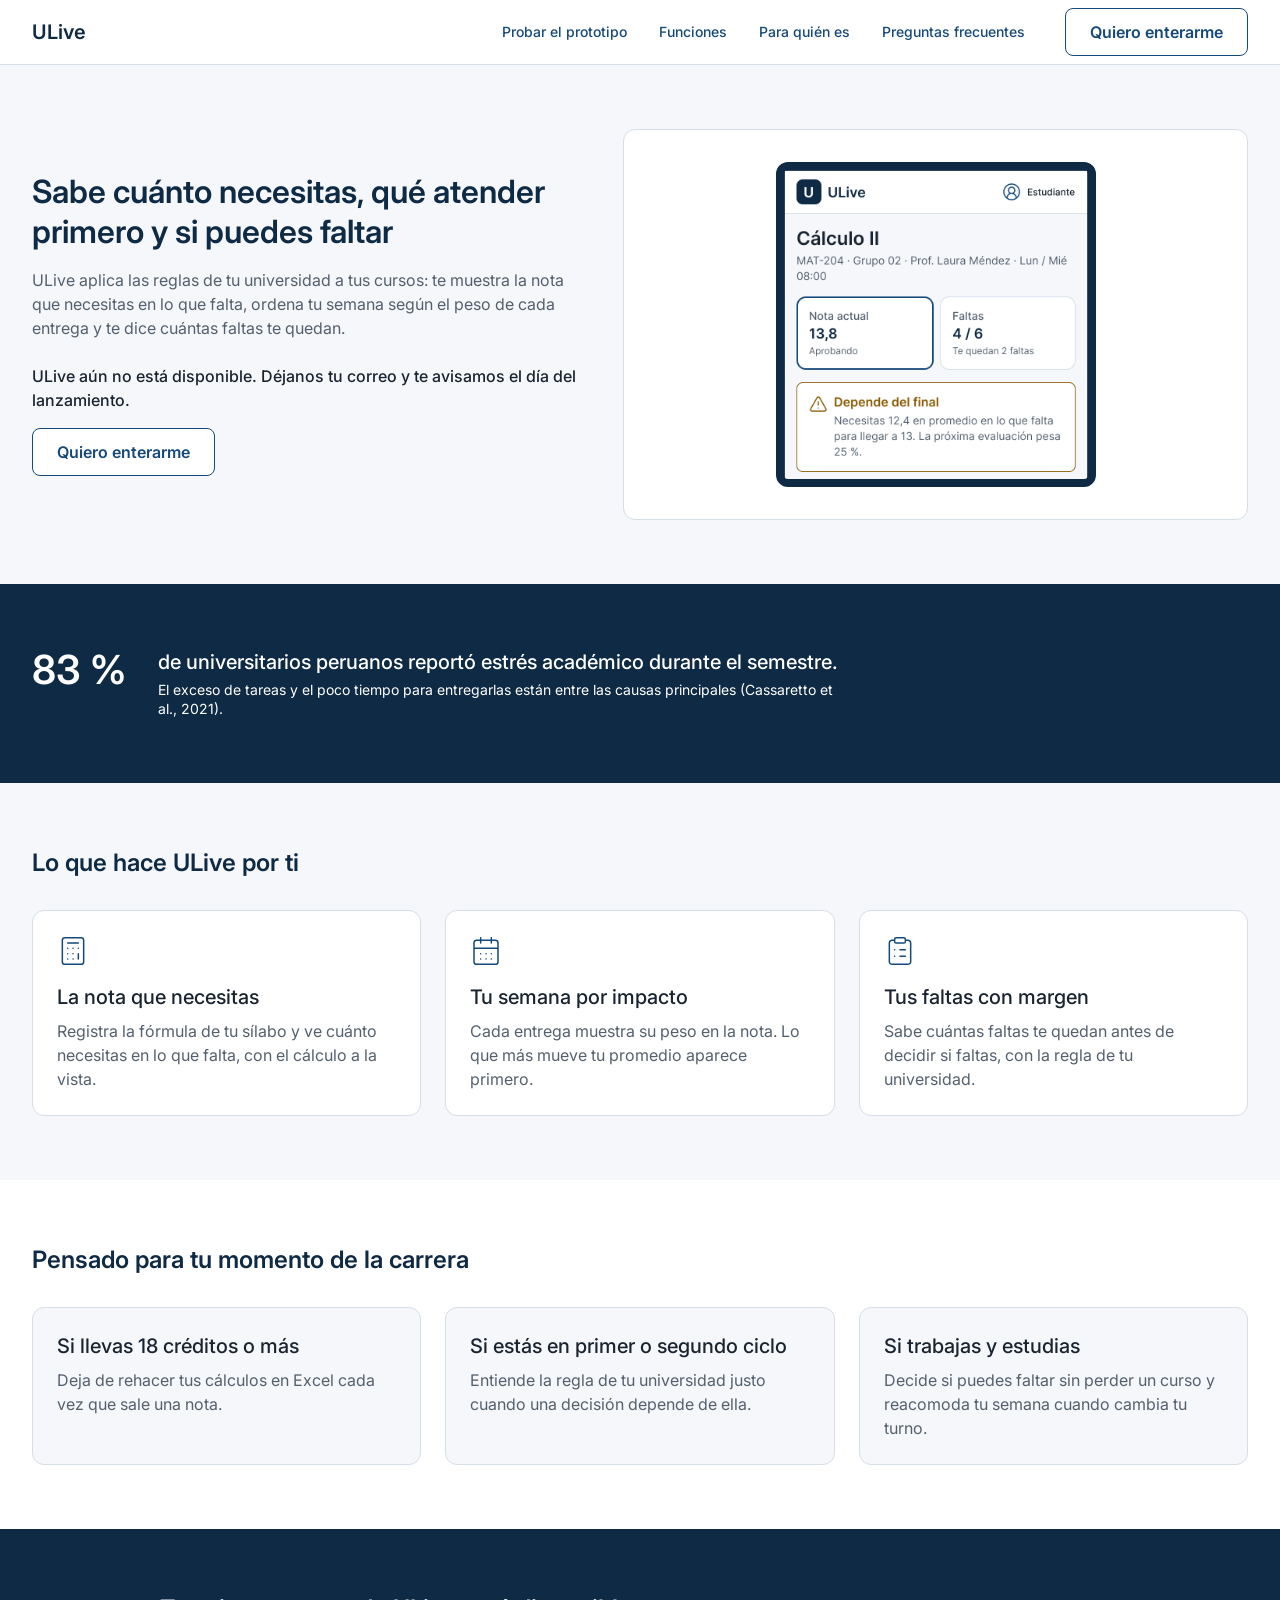
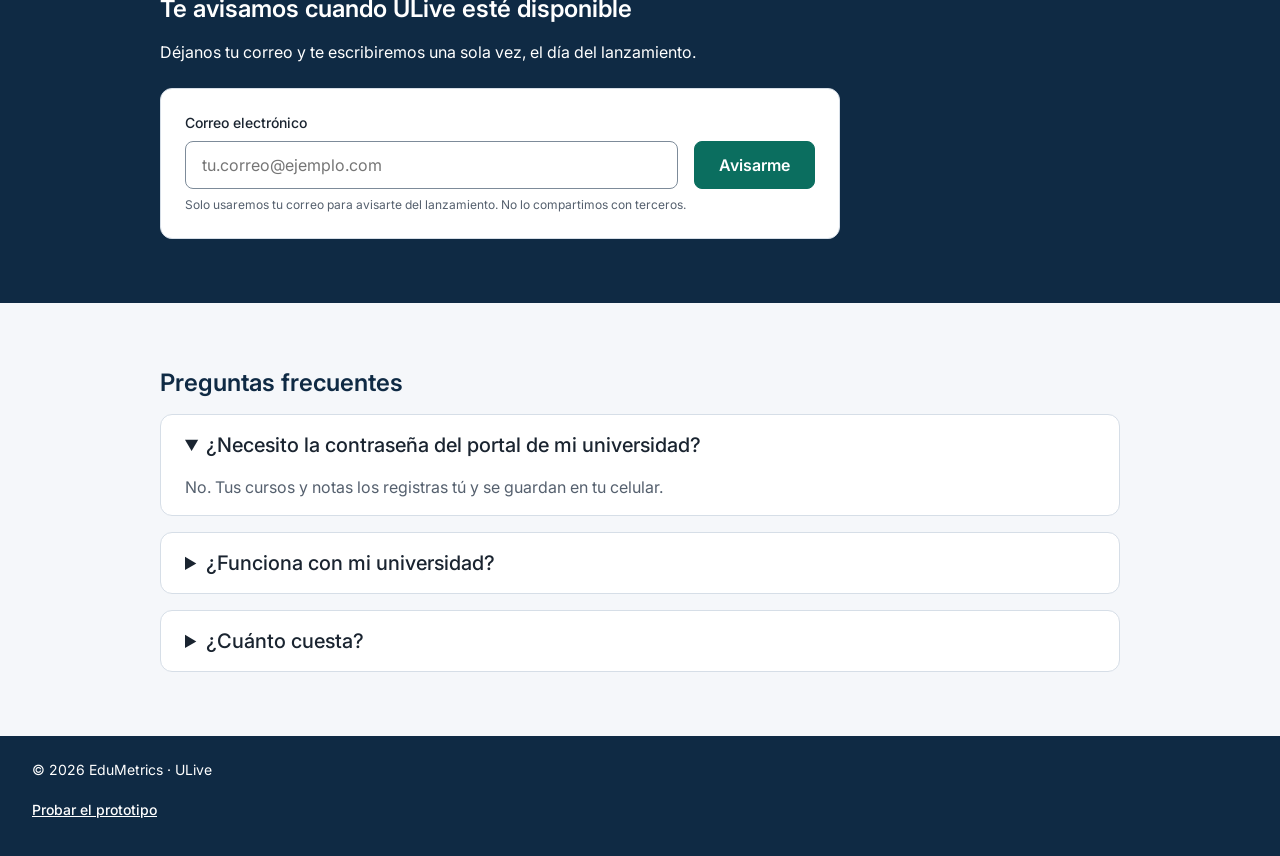
<file: index.html>
<!DOCTYPE html>
<html lang="es">
<head>
  <meta charset="UTF-8">
  <meta name="viewport" content="width=device-width, initial-scale=1.0">
  <meta name="description" content="ULive conoce las reglas de tu universidad y las convierte en cálculos: cuánto necesitas en lo que te falta, qué entrega pesa más esta semana y cuántas faltas te quedan.">
  <meta name="keywords" content="ULive, universitarios, Lima, notas, faltas, gestión del tiempo académico">
  <meta name="author" content="EduMetrics">
  <title>ULive: notas, entregas y faltas según las reglas de tu universidad</title>
  <link rel="stylesheet" href="https://fonts.googleapis.com/css2?family=Inter:wght@400;500;600&display=swap">
  <link rel="stylesheet" href="css/base.css">
  <link rel="stylesheet" href="css/landing.css">
</head>
<body>

  <!-- Encabezado -->
  <header class="encabezado">
    <div class="contenedor barra">
      <a class="marca" href="#inicio">ULive</a>
      <nav class="navegacion" aria-label="Navegación principal">
        <!-- Fuera de la lista y antes de ella: en móvil queda en la fila de la marca -->
        <a class="enlace-prototipo" href="app/bienvenida.html">Probar el prototipo</a>
        <ul>
          <li><a href="#funciones">Funciones</a></li>
          <li><a href="#para-quien-es">Para quién es</a></li>
          <li><a href="#preguntas-frecuentes">Preguntas frecuentes</a></li>
        </ul>
      </nav>
      <a class="boton boton-secundario boton-encabezado" href="#registro">Quiero enterarme</a>
    </div>
  </header>

  <main>

    <!-- 1. Qué resuelve ULive -->
    <section id="inicio" class="seccion portada">
      <div class="contenedor portada-fila">
        <div class="portada-texto">
          <h1>Sabe cuánto necesitas, qué atender primero y si puedes faltar</h1>
          <p class="portada-descripcion">ULive aplica las reglas de tu universidad a tus cursos: te muestra la nota que necesitas en lo que falta, ordena tu semana según el peso de cada entrega y te dice cuántas faltas te quedan.</p>
          <p class="portada-aviso texto-destacado">ULive aún no está disponible. Déjanos tu correo y te avisamos el día del lanzamiento.</p>
          <div class="acciones">
            <a class="boton boton-secundario" href="#registro">Quiero enterarme</a>
          </div>
        </div>
        <div class="portada-escenario">
          <div class="telefono">
            <img class="vista-previa" src="img/vista-previa-recorte.png" width="780" height="792" alt="Vista previa del detalle del curso Cálculo II en ULive: nota actual 13,8 (aprobando), 4 de 6 faltas usadas con 2 restantes y el aviso «Depende del final: necesitas 12,4 en promedio en lo que falta para llegar a 13; la próxima evaluación pesa 25 %».">
          </div>
        </div>
      </div>
    </section>

    <!-- 2. Dato del problema -->
    <section id="problema" class="seccion problema">
      <div class="contenedor problema-fila">
        <p class="dato-cifra dato-numerico">83 %</p>
        <div class="problema-texto">
          <p class="dato-frase">de universitarios peruanos reportó estrés académico durante el semestre.</p>
          <p class="dato-fuente">El exceso de tareas y el poco tiempo para entregarlas están entre las causas principales (Cassaretto et al., 2021).</p>
        </div>
      </div>
    </section>

    <!-- 3. Funciones principales -->
    <section id="funciones" class="seccion funciones">
      <div class="contenedor">
        <h2>Lo que hace ULive por ti</h2>
        <div class="tarjetas">
          <article class="tarjeta tarjeta-funcion">
            <img class="icono-funcion" src="img/calculadora.svg" alt="">
            <h3>La nota que necesitas</h3>
            <p>Registra la fórmula de tu sílabo y ve cuánto necesitas en lo que falta, con el cálculo a la vista.</p>
          </article>
          <article class="tarjeta tarjeta-funcion">
            <img class="icono-funcion" src="img/calendario.svg" alt="">
            <h3>Tu semana por impacto</h3>
            <p>Cada entrega muestra su peso en la nota. Lo que más mueve tu promedio aparece primero.</p>
          </article>
          <article class="tarjeta tarjeta-funcion">
            <img class="icono-funcion" src="img/portapapeles.svg" alt="">
            <h3>Tus faltas con margen</h3>
            <p>Sabe cuántas faltas te quedan antes de decidir si faltas, con la regla de tu universidad.</p>
          </article>
        </div>
      </div>
    </section>

    <!-- 4. Beneficio para cada segmento -->
    <section id="para-quien-es" class="seccion segmentos">
      <div class="contenedor">
        <h2>Pensado para tu momento de la carrera</h2>
        <div class="tarjetas">
          <article class="tarjeta tarjeta-segmento">
            <h3>Si llevas 18 créditos o más</h3>
            <p>Deja de rehacer tus cálculos en Excel cada vez que sale una nota.</p>
          </article>
          <article class="tarjeta tarjeta-segmento">
            <h3>Si estás en primer o segundo ciclo</h3>
            <p>Entiende la regla de tu universidad justo cuando una decisión depende de ella.</p>
          </article>
          <article class="tarjeta tarjeta-segmento">
            <h3>Si trabajas y estudias</h3>
            <p>Decide si puedes faltar sin perder un curso y reacomoda tu semana cuando cambia tu turno.</p>
          </article>
        </div>
      </div>
    </section>

    <!-- 5. Registro de interesados -->
    <section id="registro" class="seccion registro">
      <div class="contenedor contenedor-estrecho">
        <h2>Te avisamos cuando ULive esté disponible</h2>
        <p class="registro-descripcion">Déjanos tu correo y te escribiremos una sola vez, el día del lanzamiento.</p>

        <!-- Muestra el formulario y, tras un envío válido, la confirmación -->
        <div id="tarjeta-registro" class="tarjeta-registro">
          <form id="form-registro" class="formulario" action="#" novalidate>
            <label for="correo">Correo electrónico</label>
            <div class="campo-fila">
              <input type="email" id="correo" class="campo" placeholder="tu.correo@ejemplo.com" autocomplete="email" aria-describedby="error-correo" aria-invalid="false">
              <button type="submit" class="boton boton-principal">Avisarme</button>
            </div>
            <!-- role="status": el error se anuncia también al salir del campo -->
            <p id="error-correo" class="mensaje-error" role="status"></p>
            <p class="texto-auxiliar">Solo usaremos tu correo para avisarte del lanzamiento. No lo compartimos con terceros.</p>
          </form>

          <!-- Confirmación (J27): el párrafo role="status" existe desde la carga, vacío, para anunciarse al recibir texto -->
          <div class="confirmacion">
            <img id="icono-confirmacion" class="icono-confirmacion" src="img/escudo-check.svg" alt="">
            <div class="confirmacion-texto">
              <p id="confirmacion" class="confirmacion-titulo" role="status"></p>
              <p id="confirmacion-detalle" class="confirmacion-detalle">Revisa tu bandeja de entrada el día del lanzamiento. Puedes darte de baja desde el mismo correo.</p>
              <!-- Empieza oculta; en fila flex el enlace mide solo su texto -->
              <div id="fila-enlace" class="fila-enlace">
                <a id="usar-otro-correo" class="enlace-otro-correo" href="#registro">Usar otro correo</a>
              </div>
            </div>
          </div>
        </div>
      </div>
    </section>

    <!-- 6. Preguntas frecuentes (sin JavaScript) -->
    <section id="preguntas-frecuentes" class="seccion preguntas">
      <div class="contenedor contenedor-estrecho">
        <h2>Preguntas frecuentes</h2>
        <details class="pregunta" open>
          <summary>¿Necesito la contraseña del portal de mi universidad?</summary>
          <p>No. Tus cursos y notas los registras tú y se guardan en tu celular.</p>
        </details>
        <details class="pregunta">
          <summary>¿Funciona con mi universidad?</summary>
          <p>Empezamos con universidades privadas de Lima. Al configurar la app eliges tu universidad y ULive aplica sus reglas de notas e inasistencias. Si tu curso usa una fórmula distinta, la registras tal como aparece en tu sílabo.</p>
        </details>
        <details class="pregunta">
          <summary>¿Cuánto cuesta?</summary>
          <p>Todavía estamos definiendo el precio. Si te registras, serás de los primeros en saberlo.</p>
        </details>
      </div>
    </section>

  </main>

  <footer class="pie">
    <div class="contenedor">
      <p>© 2026 EduMetrics · ULive</p>
      <p class="pie-enlace"><a href="app/bienvenida.html">Probar el prototipo</a></p>
    </div>
  </footer>

  <script src="js/landing.js"></script>
</body>
</html>
</file>
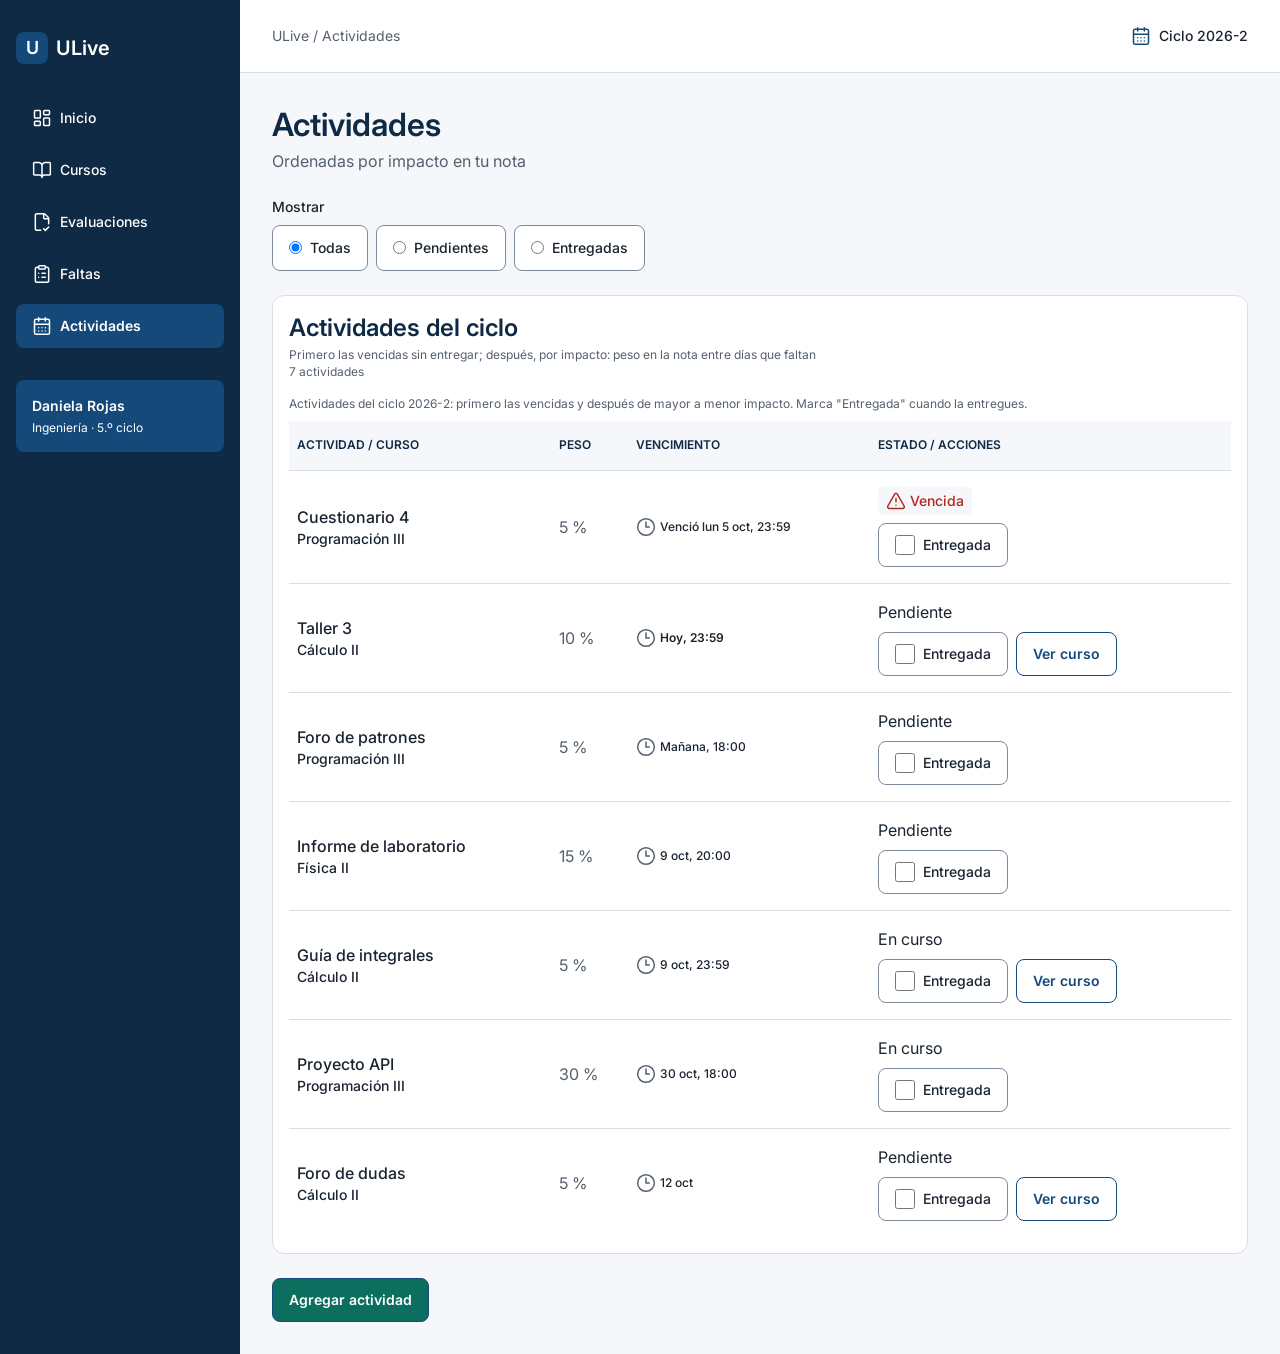
<file: app/actividades.html>
<!DOCTYPE html>
<html lang="es">
<head>
  <meta charset="UTF-8">
  <meta name="viewport" content="width=device-width, initial-scale=1.0">
  <meta name="description" content="Actividades del ciclo en ULive, ordenadas por su impacto en tu nota: peso entre los días que faltan para la entrega.">
  <meta name="author" content="EduMetrics">
  <title>Actividades · ULive</title>
  <link rel="stylesheet" href="https://fonts.googleapis.com/css2?family=Inter:wght@400;500;600&display=swap">
  <link rel="stylesheet" href="../css/base.css">
  <link rel="stylesheet" href="../css/app.css">
</head>
<body>
  <div class="app">

    <!-- Navegación global: columna lateral en web, barra inferior en móvil -->
    <div class="lateral">
      <div class="lateral-contenido">
        <p class="marca-app marca-lateral"><span class="simbolo">U</span> ULive</p>
        <nav class="navegacion-app" aria-label="Navegación principal">
          <ul>
            <li>
              <a class="destino" href="inicio.html">
                <picture>
                  <source media="(max-width: 800px)" srcset="../img/nav-inicio-gris.svg">
                  <img src="../img/nav-inicio-blanco.svg" alt="">
                </picture>
                <span>Inicio</span>
              </a>
            </li>
            <li>
              <a class="destino" href="cursos.html">
                <picture>
                  <source media="(max-width: 800px)" srcset="../img/nav-cursos-gris.svg">
                  <img src="../img/nav-cursos-blanco.svg" alt="">
                </picture>
                <span>Cursos</span>
              </a>
            </li>
            <li class="destino-largo">
              <a class="destino" href="evaluaciones.html">
                <picture>
                  <source media="(max-width: 800px)" srcset="../img/nav-evaluaciones-gris.svg">
                  <img src="../img/nav-evaluaciones-blanco.svg" alt="">
                </picture>
                <span>Eva&shy;lua&shy;cio&shy;nes</span>
              </a>
            </li>
            <li>
              <a class="destino" href="faltas.html">
                <picture>
                  <source media="(max-width: 800px)" srcset="../img/nav-faltas-gris.svg">
                  <img src="../img/nav-faltas-blanco.svg" alt="">
                </picture>
                <span>Faltas</span>
              </a>
            </li>
            <li class="destino-largo">
              <a class="destino activa" href="actividades.html" aria-current="page">
                <picture>
                  <source media="(max-width: 800px)" srcset="../img/nav-actividades-primario.svg">
                  <img src="../img/nav-actividades-blanco.svg" alt="">
                </picture>
                <span>Ac&shy;ti&shy;vi&shy;da&shy;des</span>
              </a>
            </li>
          </ul>
        </nav>
        <div class="perfil-lateral">
          <p class="perfil-nombre">Daniela Rojas</p>
          <p class="perfil-detalle">Ingeniería · 5.º ciclo</p>
        </div>
      </div>
    </div>

    <div class="area">
      <header class="barra-app">
        <p class="ruta">ULive / Actividades</p>
        <p class="ciclo"><img src="../img/icono-calendario-primario.svg" alt=""> Ciclo 2026-2</p>
        <p class="marca-app marca-movil"><span class="simbolo">U</span> ULive</p>
        <p class="perfil-movil"><img src="../img/icono-usuario.svg" alt=""> Estudiante</p>
      </header>

      <main class="contenido">
        <div class="titulo-pantalla">
          <h1>Actividades</h1>
          <p class="descripcion-pantalla">Ordenadas por impacto en tu nota</p>
        </div>

        <!-- Filtros: el JS oculta o muestra filas -->
        <fieldset class="filtros">
          <legend>Mostrar</legend>
          <div class="filtros-opciones">
            <label class="opcion-filtro" for="filtro-todas"><input type="radio" id="filtro-todas" name="filtro" value="todas" checked> Todas</label>
            <label class="opcion-filtro" for="filtro-pendientes"><input type="radio" id="filtro-pendientes" name="filtro" value="pendientes"> Pendientes</label>
            <label class="opcion-filtro" for="filtro-entregadas"><input type="radio" id="filtro-entregadas" name="filtro" value="entregadas"> Entregadas</label>
          </div>
        </fieldset>

        <section class="panel">
          <h2>Actividades del ciclo</h2>
          <p class="texto-auxiliar criterio">Primero las vencidas sin entregar; después, por impacto: peso en la nota entre días que faltan</p>
          <p id="conteo-actividades" class="texto-auxiliar" role="status">7 actividades</p>
          <!-- El estado va sobre las acciones para que la tabla quepa en 801 px -->
          <table class="tabla-app tabla-con-margen tabla-actividades">
            <caption>Actividades del ciclo 2026-2: primero las vencidas y después de mayor a menor impacto. Marca "Entregada" cuando la entregues.</caption>
            <thead>
              <tr>
                <th>Actividad / curso</th>
                <th>Peso</th>
                <th>Vencimiento</th>
                <th>Estado / acciones</th>
              </tr>
            </thead>
            <tbody>
              <tr id="act-cuestionario-4">
                <td class="celda-nombre"><span id="nombre-cuestionario-4" class="tabla-nombre">Cuestionario 4</span><span class="tabla-curso">Programación III</span></td>
                <td class="celda-fecha"><span class="etiqueta-movil">Peso: </span><span class="cifra">5 %</span></td>
                <td><span class="actividad-vence"><img src="../img/icono-reloj-gris.svg" alt=""> Venció lun 5 oct, 23:59</span></td>
                <td class="celda-accion">
                  <span class="estado-accion"><span class="etiqueta-movil">Estado: </span><span id="estado-cuestionario-4" class="estado estado-riesgo estado-tabla"><img id="icono-vencida-cuestionario-4" src="../img/icono-alerta-riesgo.svg" alt=""> <span id="estado-texto-cuestionario-4">Vencida</span></span></span>
                  <div class="acciones-fila">
                    <label class="opcion-casilla opcion-entregada" for="entregada-cuestionario-4"><input type="checkbox" id="entregada-cuestionario-4" aria-describedby="nombre-cuestionario-4"> Entregada</label>
                  </div>
                </td>
              </tr>
              <tr id="act-taller-3">
                <td class="celda-nombre"><span id="nombre-taller-3" class="tabla-nombre">Taller 3</span><span class="tabla-curso">Cálculo II</span></td>
                <td class="celda-fecha"><span class="etiqueta-movil">Peso: </span><span class="cifra">10 %</span></td>
                <td><span class="actividad-vence vence-pronto"><img src="../img/icono-reloj-gris.svg" alt=""> Hoy, 23:59</span></td>
                <td class="celda-accion">
                  <span class="estado-accion"><span class="etiqueta-movil">Estado: </span><span id="estado-taller-3" class="estado-actividad">Pendiente</span></span>
                  <div class="acciones-fila">
                    <label class="opcion-casilla opcion-entregada" for="entregada-taller-3"><input type="checkbox" id="entregada-taller-3" aria-describedby="nombre-taller-3"> Entregada</label>
                    <a class="boton-app boton-secundario" href="curso.html">Ver curso</a>
                  </div>
                </td>
              </tr>
              <tr id="act-foro-patrones">
                <td class="celda-nombre"><span id="nombre-foro-patrones" class="tabla-nombre">Foro de patrones</span><span class="tabla-curso">Programación III</span></td>
                <td class="celda-fecha"><span class="etiqueta-movil">Peso: </span><span class="cifra">5 %</span></td>
                <td><span class="actividad-vence"><img src="../img/icono-reloj-gris.svg" alt=""> Mañana, 18:00</span></td>
                <td class="celda-accion">
                  <span class="estado-accion"><span class="etiqueta-movil">Estado: </span><span id="estado-foro-patrones" class="estado-actividad">Pendiente</span></span>
                  <div class="acciones-fila">
                    <label class="opcion-casilla opcion-entregada" for="entregada-foro-patrones"><input type="checkbox" id="entregada-foro-patrones" aria-describedby="nombre-foro-patrones"> Entregada</label>
                  </div>
                </td>
              </tr>
              <tr id="act-informe-laboratorio">
                <td class="celda-nombre"><span id="nombre-informe-laboratorio" class="tabla-nombre">Informe de laboratorio</span><span class="tabla-curso">Física II</span></td>
                <td class="celda-fecha"><span class="etiqueta-movil">Peso: </span><span class="cifra">15 %</span></td>
                <td><span class="actividad-vence"><img src="../img/icono-reloj-gris.svg" alt=""> 9 oct, 20:00</span></td>
                <td class="celda-accion">
                  <span class="estado-accion"><span class="etiqueta-movil">Estado: </span><span id="estado-informe-laboratorio" class="estado-actividad">Pendiente</span></span>
                  <div class="acciones-fila">
                    <label class="opcion-casilla opcion-entregada" for="entregada-informe-laboratorio"><input type="checkbox" id="entregada-informe-laboratorio" aria-describedby="nombre-informe-laboratorio"> Entregada</label>
                  </div>
                </td>
              </tr>
              <tr id="act-guia-integrales">
                <td class="celda-nombre"><span id="nombre-guia-integrales" class="tabla-nombre">Guía de integrales</span><span class="tabla-curso">Cálculo II</span></td>
                <td class="celda-fecha"><span class="etiqueta-movil">Peso: </span><span class="cifra">5 %</span></td>
                <td><span class="actividad-vence"><img src="../img/icono-reloj-gris.svg" alt=""> 9 oct, 23:59</span></td>
                <td class="celda-accion">
                  <span class="estado-accion"><span class="etiqueta-movil">Estado: </span><span id="estado-guia-integrales" class="estado-actividad">En curso</span></span>
                  <div class="acciones-fila">
                    <label class="opcion-casilla opcion-entregada" for="entregada-guia-integrales"><input type="checkbox" id="entregada-guia-integrales" aria-describedby="nombre-guia-integrales"> Entregada</label>
                    <a class="boton-app boton-secundario" href="curso.html">Ver curso</a>
                  </div>
                </td>
              </tr>
              <tr id="act-proyecto-api">
                <td class="celda-nombre"><span id="nombre-proyecto-api" class="tabla-nombre">Proyecto API</span><span class="tabla-curso">Programación III</span></td>
                <td class="celda-fecha"><span class="etiqueta-movil">Peso: </span><span class="cifra">30 %</span></td>
                <td><span class="actividad-vence"><img src="../img/icono-reloj-gris.svg" alt=""> 30 oct, 18:00</span></td>
                <td class="celda-accion">
                  <span class="estado-accion"><span class="etiqueta-movil">Estado: </span><span id="estado-proyecto-api" class="estado-actividad">En curso</span></span>
                  <div class="acciones-fila">
                    <label class="opcion-casilla opcion-entregada" for="entregada-proyecto-api"><input type="checkbox" id="entregada-proyecto-api" aria-describedby="nombre-proyecto-api"> Entregada</label>
                  </div>
                </td>
              </tr>
              <tr id="act-foro-dudas">
                <td class="celda-nombre"><span id="nombre-foro-dudas" class="tabla-nombre">Foro de dudas</span><span class="tabla-curso">Cálculo II</span></td>
                <td class="celda-fecha"><span class="etiqueta-movil">Peso: </span><span class="cifra">5 %</span></td>
                <td><span class="actividad-vence"><img src="../img/icono-reloj-gris.svg" alt=""> 12 oct</span></td>
                <td class="celda-accion">
                  <span class="estado-accion"><span class="etiqueta-movil">Estado: </span><span id="estado-foro-dudas" class="estado-actividad">Pendiente</span></span>
                  <div class="acciones-fila">
                    <label class="opcion-casilla opcion-entregada" for="entregada-foro-dudas"><input type="checkbox" id="entregada-foro-dudas" aria-describedby="nombre-foro-dudas"> Entregada</label>
                    <a class="boton-app boton-secundario" href="curso.html">Ver curso</a>
                  </div>
                </td>
              </tr>
            </tbody>
          </table>
        </section>

        <div class="acciones-app acciones-pie">
          <a class="boton-app boton-principal" href="registrar-actividad.html">Agregar actividad</a>
        </div>
      </main>
    </div>
  </div>

  <script src="../js/calculos.js"></script>
  <script src="../js/actividades.js"></script>
</body>
</html>
</file>
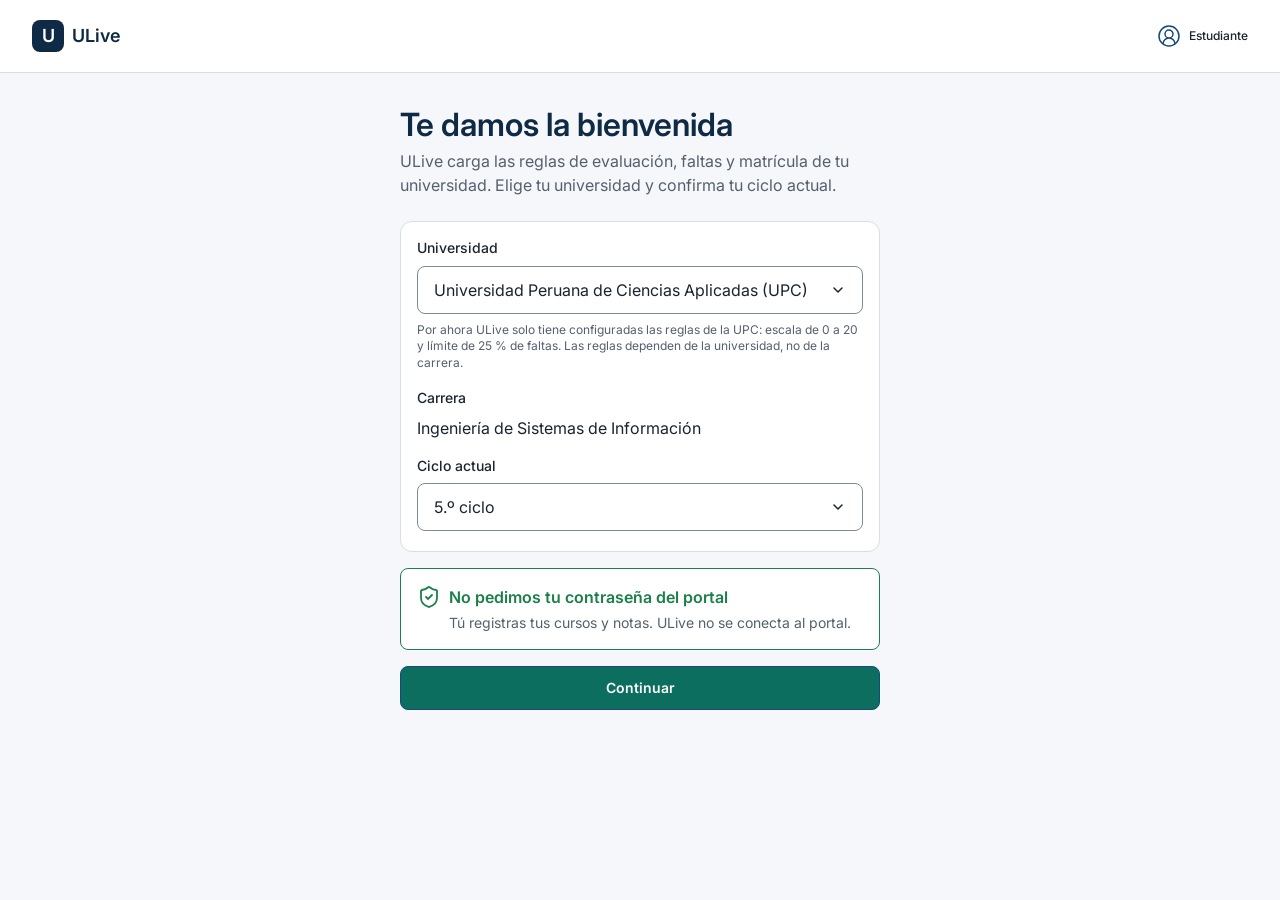
<file: app/bienvenida.html>
<!DOCTYPE html>
<html lang="es">
<head>
  <meta charset="UTF-8">
  <meta name="viewport" content="width=device-width, initial-scale=1.0">
  <meta name="description" content="Entrada a ULive: carga las reglas de evaluación, faltas y matrícula de la UPC y confirma tu ciclo actual.">
  <meta name="author" content="EduMetrics">
  <title>Bienvenida · ULive</title>
  <link rel="stylesheet" href="https://fonts.googleapis.com/css2?family=Inter:wght@400;500;600&display=swap">
  <link rel="stylesheet" href="../css/base.css">
  <link rel="stylesheet" href="../css/app.css">
</head>
<body>
  <!-- Bienvenida es la entrada de la app: no lleva navegación global -->
  <header class="barra-app barra-bienvenida">
    <p class="marca-app marca-movil"><span class="simbolo">U</span> ULive</p>
    <p class="perfil-movil"><img src="../img/icono-usuario.svg" alt=""> Estudiante</p>
  </header>

  <main class="contenido">
    <div class="columna-estrecha">
      <div class="titulo-pantalla">
        <h1>Te damos la bienvenida</h1>
        <p class="descripcion-pantalla">ULive carga las reglas de evaluación, faltas y matrícula de tu universidad. Elige tu universidad y confirma tu ciclo actual.</p>
      </div>

      <form id="form-bienvenida" action="inicio.html">
        <div class="tarjeta-app">
          <div class="grupo-campo">
            <label for="universidad">Universidad</label>
            <select id="universidad" class="campo" aria-describedby="ayuda-universidad">
              <option value="upc" selected>Universidad Peruana de Ciencias Aplicadas (UPC)</option>
              <option value="otra">Mi universidad no está en la lista</option>
            </select>
            <p id="ayuda-universidad" class="texto-auxiliar ayuda">Por ahora ULive solo tiene configuradas las reglas de la UPC: escala de 0 a 20 y límite de <span class="cifra">25 %</span> de faltas. Las reglas dependen de la universidad, no de la carrera.</p>
          </div>

          <!-- Empieza oculto; el JS lo muestra al elegir "Mi universidad no está en la lista" -->
          <fieldset id="reglas-manuales" class="grupo-campo reglas-manuales">
            <legend>Reglas de tu universidad</legend>
            <p class="texto-auxiliar reglas-intro">Escríbelas como aparecen en tu reglamento. ULive las usa en lugar de las de la UPC.</p>
            <div class="grupo-campo">
              <label for="limite-faltas">Límite de faltas (% de sesiones)</label>
              <input type="text" id="limite-faltas" class="campo" aria-describedby="ayuda-limite error-limite" aria-invalid="false">
              <p id="ayuda-limite" class="texto-auxiliar ayuda">Número entero de 1 a 100. Ej. 30</p>
              <p id="error-limite" class="mensaje-error"></p>
            </div>
            <div class="grupo-campo">
              <label for="nota-aprobatoria">Nota aprobatoria</label>
              <input type="text" id="nota-aprobatoria" class="campo" aria-describedby="ayuda-aprobatoria error-aprobatoria" aria-invalid="false">
              <p id="ayuda-aprobatoria" class="texto-auxiliar ayuda">En la escala de 0 a 20, hasta dos decimales. Ej. 11 o 10,5</p>
              <p id="error-aprobatoria" class="mensaje-error"></p>
            </div>
          </fieldset>

          <div class="grupo-campo">
            <p class="etiqueta">Carrera</p>
            <p class="dato-fijo">Ingeniería de Sistemas de Información</p>
          </div>
          <div class="grupo-campo">
            <label for="ciclo">Ciclo actual</label>
            <select id="ciclo" class="campo" aria-describedby="error-ciclo" aria-invalid="false">
              <option value="">Elige tu ciclo</option>
              <option value="1">1.º ciclo</option>
              <option value="2">2.º ciclo</option>
              <option value="3">3.º ciclo</option>
              <option value="4">4.º ciclo</option>
              <option value="5" selected>5.º ciclo</option>
              <option value="6">6.º ciclo</option>
              <option value="7">7.º ciclo</option>
              <option value="8">8.º ciclo</option>
              <option value="9">9.º ciclo</option>
              <option value="10">10.º ciclo</option>
            </select>
            <p id="error-ciclo" class="mensaje-error"></p>
          </div>
        </div>

        <div class="caja-estado caja-segura">
          <img src="../img/icono-escudo.svg" alt="">
          <div class="caja-estado-texto">
            <p class="caja-titulo">No pedimos tu contraseña del portal</p>
            <p class="caja-detalle">Tú registras tus cursos y notas. ULive no se conecta al portal.</p>
          </div>
        </div>

        <div class="acciones-apiladas">
          <button type="submit" class="boton-app boton-principal">Continuar</button>
        </div>
      </form>
    </div>
  </main>

  <script src="../js/calculos.js"></script>
  <script src="../js/bienvenida.js"></script>
</body>
</html>
</file>
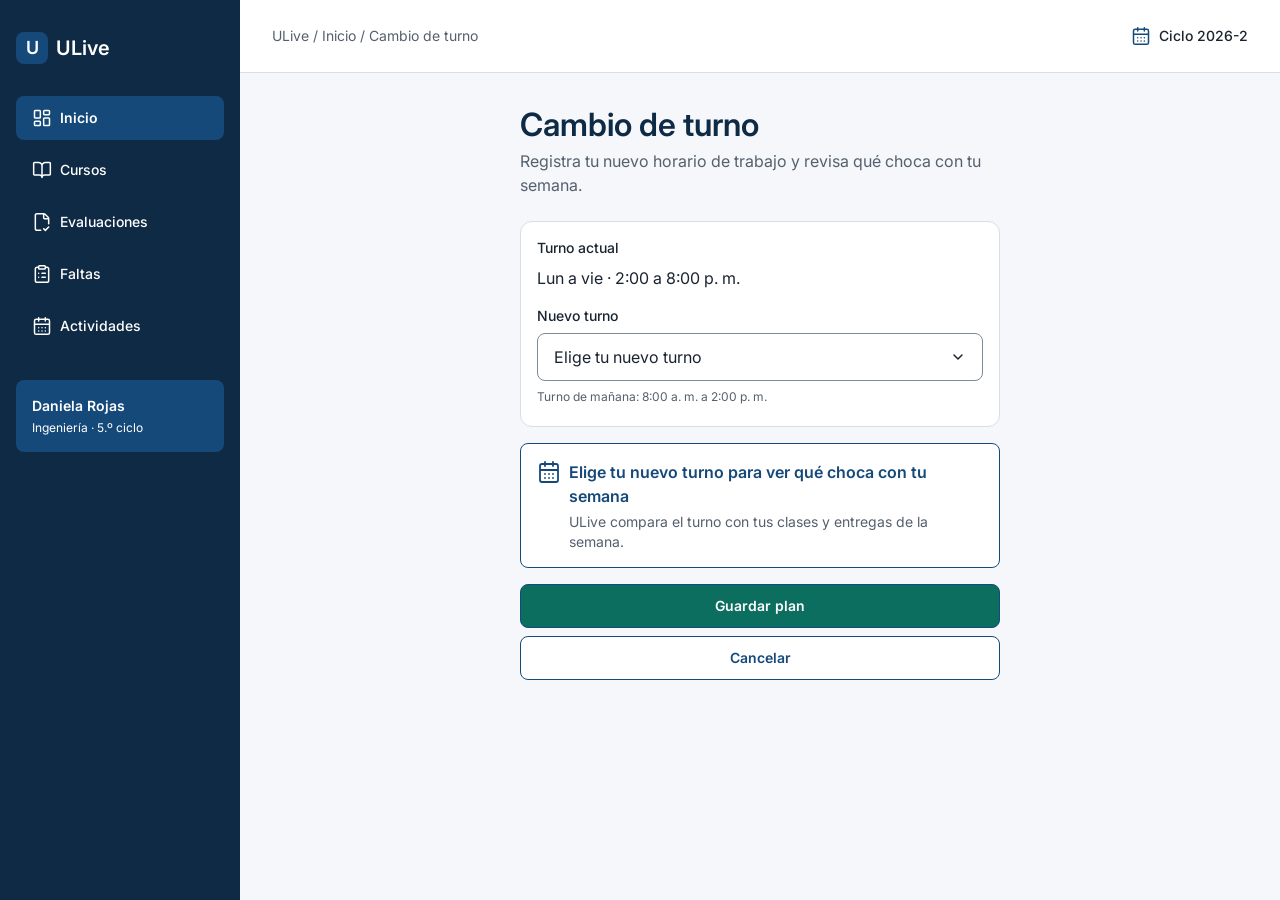
<file: app/cambio-turno.html>
<!DOCTYPE html>
<html lang="es">
<head>
  <meta charset="UTF-8">
  <meta name="viewport" content="width=device-width, initial-scale=1.0">
  <meta name="description" content="Registra en ULive tu nuevo turno de trabajo y revisa qué clases y entregas chocan con él, con espacios libres para adelantar tus actividades.">
  <meta name="author" content="EduMetrics">
  <title>Cambio de turno · ULive</title>
  <link rel="stylesheet" href="https://fonts.googleapis.com/css2?family=Inter:wght@400;500;600&display=swap">
  <link rel="stylesheet" href="../css/base.css">
  <link rel="stylesheet" href="../css/app.css">
</head>
<body>
  <div class="app">

    <!-- Navegación global: columna lateral en web, barra inferior en móvil -->
    <div class="lateral">
      <div class="lateral-contenido">
        <p class="marca-app marca-lateral"><span class="simbolo">U</span> ULive</p>
        <nav class="navegacion-app" aria-label="Navegación principal">
          <ul>
            <li>
              <a class="destino activa" href="inicio.html" aria-current="page">
                <picture>
                  <source media="(max-width: 800px)" srcset="../img/nav-inicio-primario.svg">
                  <img src="../img/nav-inicio-blanco.svg" alt="">
                </picture>
                <span>Inicio</span>
              </a>
            </li>
            <li>
              <a class="destino" href="cursos.html">
                <picture>
                  <source media="(max-width: 800px)" srcset="../img/nav-cursos-gris.svg">
                  <img src="../img/nav-cursos-blanco.svg" alt="">
                </picture>
                <span>Cursos</span>
              </a>
            </li>
            <li class="destino-largo">
              <a class="destino" href="evaluaciones.html">
                <picture>
                  <source media="(max-width: 800px)" srcset="../img/nav-evaluaciones-gris.svg">
                  <img src="../img/nav-evaluaciones-blanco.svg" alt="">
                </picture>
                <span>Eva&shy;lua&shy;cio&shy;nes</span>
              </a>
            </li>
            <li>
              <a class="destino" href="faltas.html">
                <picture>
                  <source media="(max-width: 800px)" srcset="../img/nav-faltas-gris.svg">
                  <img src="../img/nav-faltas-blanco.svg" alt="">
                </picture>
                <span>Faltas</span>
              </a>
            </li>
            <li class="destino-largo">
              <a class="destino" href="actividades.html">
                <picture>
                  <source media="(max-width: 800px)" srcset="../img/nav-actividades-gris.svg">
                  <img src="../img/nav-actividades-blanco.svg" alt="">
                </picture>
                <span>Ac&shy;ti&shy;vi&shy;da&shy;des</span>
              </a>
            </li>
          </ul>
        </nav>
        <div class="perfil-lateral">
          <p class="perfil-nombre">Daniela Rojas</p>
          <p class="perfil-detalle">Ingeniería · 5.º ciclo</p>
        </div>
      </div>
    </div>

    <div class="area">
      <header class="barra-app">
        <p class="ruta">ULive / Inicio / Cambio de turno</p>
        <p class="ciclo"><img src="../img/icono-calendario-primario.svg" alt=""> Ciclo 2026-2</p>
        <p class="marca-app marca-movil"><span class="simbolo">U</span> ULive</p>
        <p class="perfil-movil"><img src="../img/icono-usuario.svg" alt=""> Estudiante</p>
      </header>

      <main class="contenido">
        <div class="columna-estrecha">

          <div class="titulo-pantalla">
            <h1>Cambio de turno</h1>
            <p class="descripcion-pantalla">Registra tu nuevo horario de trabajo y revisa qué choca con tu semana.</p>
          </div>

          <form id="form-turno" action="actividades.html">
            <div class="tarjeta-app">
              <div class="grupo-campo">
                <p class="etiqueta">Turno actual</p>
                <p class="dato-fijo">Lun a vie · 2:00 a 8:00 p. m.</p>
              </div>
              <div class="grupo-campo">
                <label for="nuevo-turno">Nuevo turno</label>
                <!-- Un select no parte el texto: el horario va en la ayuda -->
                <select id="nuevo-turno" class="campo" aria-describedby="ayuda-turno error-turno" aria-invalid="false">
                  <option value="">Elige tu nuevo turno</option>
                  <option value="jue-vie-manana">Jue 8 y vie 9 oct · mañana</option>
                </select>
                <p id="ayuda-turno" class="texto-auxiliar ayuda">Turno de mañana: 8:00 a. m. a 2:00 p. m.</p>
                <p id="error-turno" class="mensaje-error"></p>
              </div>
            </div>

            <!-- Resumen (role="status"): existe desde la carga y cambia al elegir el turno -->
            <div id="caja-turno" class="caja-estado caja-info" role="status">
              <img src="../img/icono-calendario-primario.svg" alt="">
              <div class="caja-estado-texto">
                <p id="turno-titulo" class="caja-titulo">Elige tu nuevo turno para ver qué choca con tu semana</p>
                <p id="turno-detalle" class="caja-detalle">ULive compara el turno con tus clases y entregas de la semana.</p>
              </div>
            </div>

            <!-- Empiezan ocultos; el JS los muestra al elegir el turno -->
            <div id="bloque-choques" class="bloque-turno">
              <section class="tarjeta-app">
                <h2>Lo que choca con tu nuevo turno</h2>
                <ul class="lista-separada">
                  <li>
                    <div class="elemento-lista">
                      <span class="icono-curso"><img src="../img/icono-calendario-primario.svg" alt=""></span>
                      <span class="curso-info">
                        <span class="curso-nombre">Física II · clase</span>
                        <span class="curso-detalle">Vie 9 oct · 8:00 a. m. · <span id="choque-faltas" class="cifra">usarías 1 de tus 6 faltas</span></span>
                        <span class="estado-linea">
                          <span id="estado-choque" class="estado">
                            <img id="icono-choque-seguro" class="icono-oculto" src="../img/icono-escudo.svg" alt="">
                            <img id="icono-choque-atencion" class="icono-oculto" src="../img/icono-alerta.svg" alt="">
                            <img id="icono-choque-riesgo" class="icono-oculto" src="../img/icono-alerta-riesgo.svg" alt="">
                            <span id="estado-choque-texto">Margen holgado</span>
                          </span>
                        </span>
                      </span>
                    </div>
                  </li>
                  <li>
                    <div class="elemento-lista">
                      <span class="icono-curso"><img src="../img/icono-reloj-primario.svg" alt=""></span>
                      <span class="curso-info">
                        <span class="curso-nombre">Informe de laboratorio</span>
                        <span class="curso-detalle">Física II · vence vie 9 oct · peso <span class="cifra">15 %</span></span>
                        <span class="estado-linea">
                          <span class="estado estado-atencion"><img src="../img/icono-alerta.svg" alt=""> Tendrás menos tiempo</span>
                        </span>
                      </span>
                    </div>
                  </li>
                </ul>
              </section>
            </div>

            <div id="bloque-espacios" class="bloque-turno">
              <div class="tarjeta-app">
                <fieldset class="grupo-opciones">
                  <legend>Espacios libres para adelantar el informe</legend>
                  <label class="opcion-casilla" for="espacio-jueves">
                    <input type="radio" id="espacio-jueves" name="espacio" value="jue-8-oct" checked>
                    <span class="casilla-texto">
                      <span class="casilla-titulo">Jue 8 oct · 3:00 a 6:00 p. m.</span>
                      <span class="casilla-detalle">Después de tu nuevo turno</span>
                    </span>
                  </label>
                  <label class="opcion-casilla" for="espacio-miercoles">
                    <input type="radio" id="espacio-miercoles" name="espacio" value="mie-7-oct">
                    <span class="casilla-texto">
                      <span class="casilla-titulo">Mié 7 oct · 10:00 a. m. a 1:00 p. m.</span>
                      <span class="casilla-detalle">Entre clase y trabajo</span>
                    </span>
                  </label>
                </fieldset>
              </div>
            </div>

            <div class="acciones-apiladas">
              <button type="submit" class="boton-app boton-principal">Guardar plan</button>
              <a class="boton-app boton-secundario" href="inicio.html">Cancelar</a>
            </div>
          </form>
        </div>
      </main>
    </div>
  </div>

  <script src="../js/calculos.js"></script>
  <script src="../js/cambio-turno.js"></script>
</body>
</html>
</file>
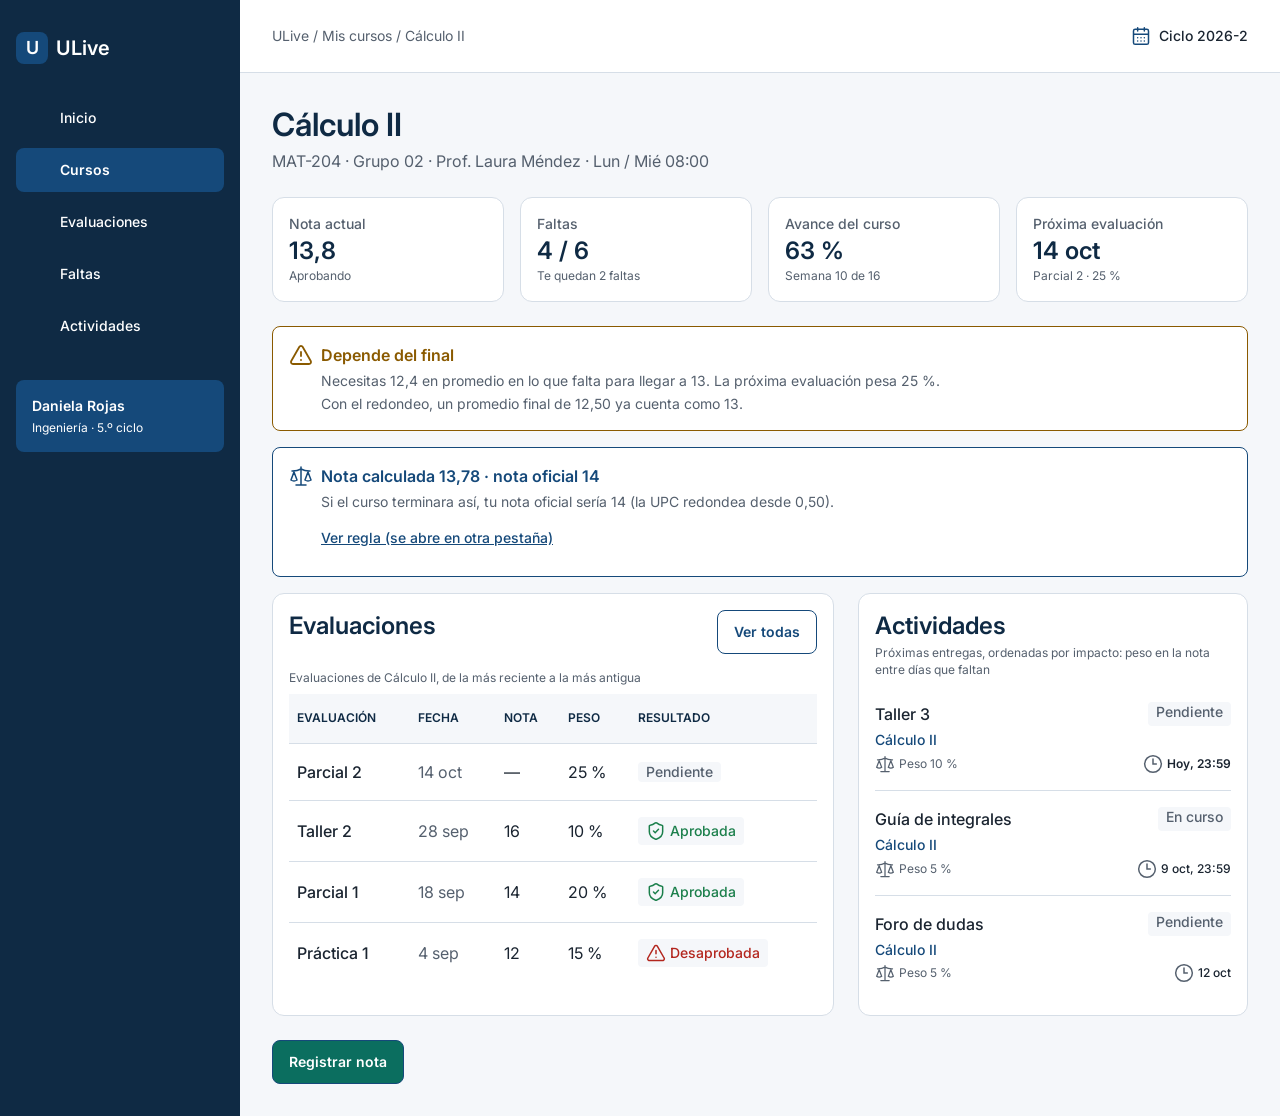
<file: app/curso.html>
<!DOCTYPE html>
<html lang="es">
<head>
  <meta charset="UTF-8">
  <meta name="viewport" content="width=device-width, initial-scale=1.0">
  <meta name="description" content="Detalle de Cálculo II en ULive: nota actual, faltas, evaluaciones y próximas entregas del curso.">
  <meta name="author" content="EduMetrics">
  <title>Cálculo II · ULive</title>
  <link rel="stylesheet" href="https://fonts.googleapis.com/css2?family=Inter:wght@400;500;600&display=swap">
  <link rel="stylesheet" href="../css/base.css">
  <link rel="stylesheet" href="../css/app.css">
</head>
<body>
  <div class="app">

    <!-- Navegación global: columna lateral en web, barra inferior en móvil -->
    <div class="lateral">
      <div class="lateral-contenido">
        <p class="marca-app marca-lateral"><span class="simbolo">U</span> ULive</p>
        <nav class="navegacion-app" aria-label="Navegación principal">
          <ul>
            <li>
              <a class="destino" href="inicio.html">
                <picture>
                  <source media="(max-width: 800px)" srcset="../img/nav-inicio-gris.svg">
                  <img src="../img/nav-inicio-blanco.svg" alt="">
                </picture>
                <span>Inicio</span>
              </a>
            </li>
            <li>
              <a class="destino activa" href="cursos.html" aria-current="page">
                <picture>
                  <source media="(max-width: 800px)" srcset="../img/nav-cursos-primario.svg">
                  <img src="../img/nav-cursos-blanco.svg" alt="">
                </picture>
                <span>Cursos</span>
              </a>
            </li>
            <li class="destino-largo">
              <a class="destino" href="evaluaciones.html">
                <picture>
                  <source media="(max-width: 800px)" srcset="../img/nav-evaluaciones-gris.svg">
                  <img src="../img/nav-evaluaciones-blanco.svg" alt="">
                </picture>
                <span>Eva&shy;lua&shy;cio&shy;nes</span>
              </a>
            </li>
            <li>
              <a class="destino" href="faltas.html">
                <picture>
                  <source media="(max-width: 800px)" srcset="../img/nav-faltas-gris.svg">
                  <img src="../img/nav-faltas-blanco.svg" alt="">
                </picture>
                <span>Faltas</span>
              </a>
            </li>
            <li class="destino-largo">
              <a class="destino" href="actividades.html">
                <picture>
                  <source media="(max-width: 800px)" srcset="../img/nav-actividades-gris.svg">
                  <img src="../img/nav-actividades-blanco.svg" alt="">
                </picture>
                <span>Ac&shy;ti&shy;vi&shy;da&shy;des</span>
              </a>
            </li>
          </ul>
        </nav>
        <div class="perfil-lateral">
          <p class="perfil-nombre">Daniela Rojas</p>
          <p class="perfil-detalle">Ingeniería · 5.º ciclo</p>
        </div>
      </div>
    </div>

    <div class="area">
      <header class="barra-app">
        <p class="ruta">ULive / Mis cursos / Cálculo II</p>
        <p class="ciclo"><img src="../img/icono-calendario-primario.svg" alt=""> Ciclo 2026-2</p>
        <p class="marca-app marca-movil"><span class="simbolo">U</span> ULive</p>
        <p class="perfil-movil"><img src="../img/icono-usuario.svg" alt=""> Estudiante</p>
      </header>

      <main class="contenido">
        <div class="titulo-pantalla">
          <h1>Cálculo II</h1>
          <p class="descripcion-pantalla">MAT-204 · Grupo 02 · Prof. Laura Méndez · Lun / Mié 08:00</p>
        </div>

        <!-- Resumen del curso -->
        <section class="resumenes">
          <article class="resumen">
            <p class="resumen-etiqueta">Nota actual</p>
            <p class="resumen-valor">13,8</p>
            <p class="resumen-nota">Aprobando</p>
          </article>
          <article class="resumen">
            <p class="resumen-etiqueta">Faltas</p>
            <p class="resumen-valor">4 / 6</p>
            <p class="resumen-nota">Te quedan 2 faltas</p>
          </article>
          <article class="resumen">
            <p class="resumen-etiqueta">Avance del curso</p>
            <p class="resumen-valor"><span class="cifra">63 %</span></p>
            <p class="resumen-nota">Semana 10 de 16</p>
          </article>
          <article class="resumen">
            <p class="resumen-etiqueta">Próxima evaluación</p>
            <p class="resumen-valor">14 oct</p>
            <p class="resumen-nota">Parcial 2 · <span class="cifra">25 %</span></p>
          </article>
        </section>

        <!-- Estado del curso según la regla de margen -->
        <div class="caja-estado caja-atencion">
          <img src="../img/icono-alerta.svg" alt="">
          <div class="caja-estado-texto">
            <p class="caja-titulo">Depende del final</p>
            <p class="caja-detalle">Necesitas 12,4 en promedio en lo que falta para llegar a 13. La próxima evaluación pesa <span class="cifra">25 %</span>.</p>
            <p class="caja-detalle">Con el redondeo, un promedio final de 12,50 ya cuenta como 13.</p>
          </div>
        </div>

        <!-- Nota calculada y nota oficial (HU-13) -->
        <div class="caja-estado caja-info">
          <img src="../img/icono-balanza.svg" alt="">
          <div class="caja-estado-texto">
            <p class="caja-titulo">Nota calculada 13,78 · nota oficial 14</p>
            <p class="caja-detalle">Si el curso terminara así, tu nota oficial sería 14 (la UPC redondea desde 0,50).</p>
            <p class="enlace-regla"><a href="https://cerbero.upc.edu.pe/apps/gmailingpregrado/Repositorio/Adjunto/33017/sica-reg-05_v14_reglamento_de_estudios_pregrado.pdf" target="_blank">Ver regla (se abre en otra pestaña)</a></p>
          </div>
        </div>

        <!-- Si la columna lateral no entra al lado, pasa debajo -->
        <div class="dos-columnas columnas-ajustables">
          <!-- Evaluaciones del curso -->
          <section class="panel columna-ancha">
            <div class="panel-cabecera">
              <div class="panel-titulos">
                <h2>Evaluaciones</h2>
              </div>
              <a class="boton-app boton-secundario" href="evaluaciones.html">Ver todas</a>
            </div>
            <table class="tabla-app tabla-con-margen">
              <caption>Evaluaciones de Cálculo II, de la más reciente a la más antigua</caption>
              <thead>
                <tr>
                  <th>Evaluación</th>
                  <th>Fecha</th>
                  <th>Nota</th>
                  <th>Peso</th>
                  <th>Resultado</th>
                </tr>
              </thead>
              <tbody>
                <tr>
                  <td class="celda-nombre">Parcial 2</td>
                  <td class="celda-fecha"><span class="etiqueta-movil">Fecha: </span>14 oct</td>
                  <td><span class="etiqueta-movil">Nota: </span>—</td>
                  <td><span class="etiqueta-movil">Peso: </span><span class="cifra">25 %</span></td>
                  <td class="celda-resultado"><span class="estado-celda"><span class="etiqueta-movil">Resultado: </span><span class="estado-neutro">Pendiente</span></span></td>
                </tr>
                <tr>
                  <td class="celda-nombre">Taller 2</td>
                  <td class="celda-fecha"><span class="etiqueta-movil">Fecha: </span>28 sep</td>
                  <td><span class="etiqueta-movil">Nota: </span>16</td>
                  <td><span class="etiqueta-movil">Peso: </span><span class="cifra">10 %</span></td>
                  <td class="celda-resultado"><span class="estado-celda"><span class="etiqueta-movil">Resultado: </span><span class="estado estado-seguro estado-tabla"><img src="../img/icono-escudo.svg" alt=""> Aprobada</span></span></td>
                </tr>
                <tr>
                  <td class="celda-nombre">Parcial 1</td>
                  <td class="celda-fecha"><span class="etiqueta-movil">Fecha: </span>18 sep</td>
                  <td><span class="etiqueta-movil">Nota: </span>14</td>
                  <td><span class="etiqueta-movil">Peso: </span><span class="cifra">20 %</span></td>
                  <td class="celda-resultado"><span class="estado-celda"><span class="etiqueta-movil">Resultado: </span><span class="estado estado-seguro estado-tabla"><img src="../img/icono-escudo.svg" alt=""> Aprobada</span></span></td>
                </tr>
                <tr>
                  <td class="celda-nombre">Práctica 1</td>
                  <td class="celda-fecha"><span class="etiqueta-movil">Fecha: </span>4 sep</td>
                  <td><span class="etiqueta-movil">Nota: </span>12</td>
                  <td><span class="etiqueta-movil">Peso: </span><span class="cifra">15 %</span></td>
                  <td class="celda-resultado"><span class="estado-celda"><span class="etiqueta-movil">Resultado: </span><span class="estado estado-riesgo estado-tabla"><img src="../img/icono-alerta-riesgo.svg" alt=""> Desaprobada</span></span></td>
                </tr>
              </tbody>
            </table>
          </section>

          <!-- Próximas entregas del curso, por impacto (destino de "Ver actividad" en Inicio) -->
          <section class="panel columna-lado" id="actividades">
            <h2>Actividades</h2>
            <p class="texto-auxiliar criterio">Próximas entregas, ordenadas por impacto: peso en la nota entre días que faltan</p>
            <ul class="lista-actividades">
              <li>
                <a class="tarjeta-actividad fila-enlace" href="actividades.html">
                  <span class="actividad-cabecera">
                    <span class="actividad-nombre">Taller 3</span>
                    <span class="estado-neutro">Pendiente</span>
                  </span>
                  <span class="actividad-curso">Cálculo II</span>
                  <span class="actividad-fechas">
                    <span class="actividad-peso"><img src="../img/icono-balanza-gris.svg" alt=""> <span>Peso <span class="cifra">10 %</span></span></span>
                    <span class="actividad-vence vence-pronto"><img src="../img/icono-reloj-gris.svg" alt=""> Hoy, 23:59</span>
                  </span>
                </a>
              </li>
              <li>
                <div class="tarjeta-actividad">
                  <span class="actividad-cabecera">
                    <span class="actividad-nombre">Guía de integrales</span>
                    <span class="estado-neutro">En curso</span>
                  </span>
                  <span class="actividad-curso">Cálculo II</span>
                  <span class="actividad-fechas">
                    <span class="actividad-peso"><img src="../img/icono-balanza-gris.svg" alt=""> <span>Peso <span class="cifra">5 %</span></span></span>
                    <span class="actividad-vence"><img src="../img/icono-reloj-gris.svg" alt=""> 9 oct, 23:59</span>
                  </span>
                </div>
              </li>
              <li>
                <div class="tarjeta-actividad">
                  <span class="actividad-cabecera">
                    <span class="actividad-nombre">Foro de dudas</span>
                    <span class="estado-neutro">Pendiente</span>
                  </span>
                  <span class="actividad-curso">Cálculo II</span>
                  <span class="actividad-fechas">
                    <span class="actividad-peso"><img src="../img/icono-balanza-gris.svg" alt=""> <span>Peso <span class="cifra">5 %</span></span></span>
                    <span class="actividad-vence"><img src="../img/icono-reloj-gris.svg" alt=""> 12 oct</span>
                  </span>
                </div>
              </li>
            </ul>
          </section>
        </div>

        <div class="acciones-app acciones-pie">
          <a class="boton-app boton-principal" href="registrar-nota.html">Registrar nota</a>
        </div>
      </main>
    </div>
  </div>
</body>
</html>
</file>
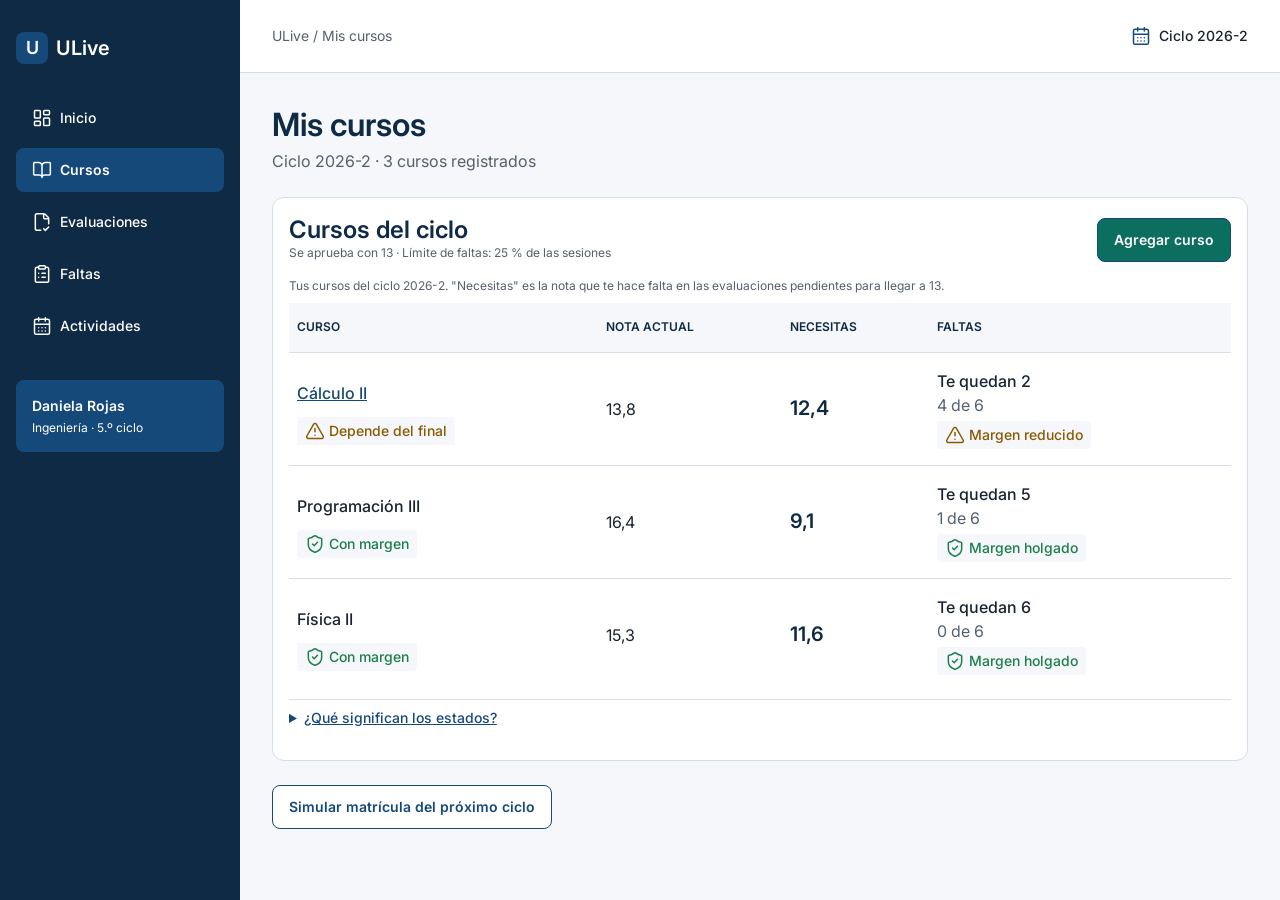
<file: app/cursos.html>
<!DOCTYPE html>
<html lang="es">
<head>
  <meta charset="UTF-8">
  <meta name="viewport" content="width=device-width, initial-scale=1.0">
  <meta name="description" content="Mis cursos en ULive: la nota que necesitas en lo que falta, tus faltas y el estado de cada curso del ciclo.">
  <meta name="author" content="EduMetrics">
  <title>Mis cursos · ULive</title>
  <link rel="stylesheet" href="https://fonts.googleapis.com/css2?family=Inter:wght@400;500;600&display=swap">
  <link rel="stylesheet" href="../css/base.css">
  <link rel="stylesheet" href="../css/app.css">
</head>
<body>
  <div class="app">

    <!-- Navegación global: columna lateral en web, barra inferior en móvil -->
    <div class="lateral">
      <div class="lateral-contenido">
        <p class="marca-app marca-lateral"><span class="simbolo">U</span> ULive</p>
        <nav class="navegacion-app" aria-label="Navegación principal">
          <ul>
            <li>
              <a class="destino" href="inicio.html">
                <picture>
                  <source media="(max-width: 800px)" srcset="../img/nav-inicio-gris.svg">
                  <img src="../img/nav-inicio-blanco.svg" alt="">
                </picture>
                <span>Inicio</span>
              </a>
            </li>
            <li>
              <a class="destino activa" href="cursos.html" aria-current="page">
                <picture>
                  <source media="(max-width: 800px)" srcset="../img/nav-cursos-primario.svg">
                  <img src="../img/nav-cursos-blanco.svg" alt="">
                </picture>
                <span>Cursos</span>
              </a>
            </li>
            <li class="destino-largo">
              <a class="destino" href="evaluaciones.html">
                <picture>
                  <source media="(max-width: 800px)" srcset="../img/nav-evaluaciones-gris.svg">
                  <img src="../img/nav-evaluaciones-blanco.svg" alt="">
                </picture>
                <span>Eva&shy;lua&shy;cio&shy;nes</span>
              </a>
            </li>
            <li>
              <a class="destino" href="faltas.html">
                <picture>
                  <source media="(max-width: 800px)" srcset="../img/nav-faltas-gris.svg">
                  <img src="../img/nav-faltas-blanco.svg" alt="">
                </picture>
                <span>Faltas</span>
              </a>
            </li>
            <li class="destino-largo">
              <a class="destino" href="actividades.html">
                <picture>
                  <source media="(max-width: 800px)" srcset="../img/nav-actividades-gris.svg">
                  <img src="../img/nav-actividades-blanco.svg" alt="">
                </picture>
                <span>Ac&shy;ti&shy;vi&shy;da&shy;des</span>
              </a>
            </li>
          </ul>
        </nav>
        <div class="perfil-lateral">
          <p class="perfil-nombre">Daniela Rojas</p>
          <p class="perfil-detalle">Ingeniería · 5.º ciclo</p>
        </div>
      </div>
    </div>

    <div class="area">
      <header class="barra-app">
        <p class="ruta">ULive / Mis cursos</p>
        <p class="ciclo"><img src="../img/icono-calendario-primario.svg" alt=""> Ciclo 2026-2</p>
        <p class="marca-app marca-movil"><span class="simbolo">U</span> ULive</p>
        <p class="perfil-movil"><img src="../img/icono-usuario.svg" alt=""> Estudiante</p>
      </header>

      <main class="contenido">
        <div class="titulo-pantalla">
          <h1>Mis cursos</h1>
          <p class="descripcion-pantalla">Ciclo 2026-2 · 3 cursos registrados</p>
        </div>

        <!-- El estado va bajo el nombre para que la tabla quepa en 801 px -->
        <section class="panel">
          <div class="panel-cabecera">
            <div class="panel-titulos">
              <h2>Cursos del ciclo</h2>
              <p class="texto-auxiliar">Se aprueba con 13 · Límite de faltas: 25 % de las sesiones</p>
            </div>
            <a class="boton-app boton-principal" href="registrar-curso.html">Agregar curso</a>
          </div>
          <table class="tabla-app tabla-con-margen tabla-cursos">
            <caption>Tus cursos del ciclo 2026-2. "Necesitas" es la nota que te hace falta en las evaluaciones pendientes para llegar a 13.</caption>
            <thead>
              <tr>
                <th>Curso</th>
                <th>Nota actual</th>
                <th>Necesitas</th>
                <th>Faltas</th>
              </tr>
            </thead>
            <tbody>
              <tr>
                <!-- Solo Cálculo II tiene detalle: solo su nombre es enlace -->
                <td class="celda-nombre"><a class="enlace-curso" href="curso.html">Cálculo II</a><span class="estado-linea"><span class="estado estado-atencion estado-tabla"><img src="../img/icono-alerta.svg" alt=""> Depende del final</span></span></td>
                <td><span class="etiqueta-movil">Nota actual: </span><span class="cifra">13,8</span></td>
                <td><span class="etiqueta-movil">Necesitas: </span><span class="cifra curso-necesita-cifra">12,4</span></td>
                <td><span class="etiqueta-movil">Faltas: </span><span class="faltas-quedan">Te quedan 2</span><span class="faltas-usadas">4 de 6</span><span class="estado-linea faltas-estado"><span class="estado estado-atencion estado-tabla"><img src="../img/icono-alerta.svg" alt=""> Margen reducido</span></span></td>
              </tr>
              <tr>
                <td class="celda-nombre"><span class="nombre-curso">Programación III</span><span class="estado-linea"><span class="estado estado-seguro estado-tabla"><img src="../img/icono-escudo.svg" alt=""> Con margen</span></span></td>
                <td><span class="etiqueta-movil">Nota actual: </span><span class="cifra">16,4</span></td>
                <td><span class="etiqueta-movil">Necesitas: </span><span class="cifra curso-necesita-cifra">9,1</span></td>
                <td><span class="etiqueta-movil">Faltas: </span><span class="faltas-quedan">Te quedan 5</span><span class="faltas-usadas">1 de 6</span><span class="estado-linea faltas-estado"><span class="estado estado-seguro estado-tabla"><img src="../img/icono-escudo.svg" alt=""> Margen holgado</span></span></td>
              </tr>
              <tr>
                <td class="celda-nombre"><span class="nombre-curso">Física II</span><span class="estado-linea"><span class="estado estado-seguro estado-tabla"><img src="../img/icono-escudo.svg" alt=""> Con margen</span></span></td>
                <td><span class="etiqueta-movil">Nota actual: </span><span class="cifra">15,3</span></td>
                <td><span class="etiqueta-movil">Necesitas: </span><span class="cifra curso-necesita-cifra">11,6</span></td>
                <td><span class="etiqueta-movil">Faltas: </span><span class="faltas-quedan">Te quedan 6</span><span class="faltas-usadas">0 de 6</span><span class="estado-linea faltas-estado"><span class="estado estado-seguro estado-tabla"><img src="../img/icono-escudo.svg" alt=""> Margen holgado</span></span></td>
              </tr>
            </tbody>
          </table>
          <!-- Reglas de estadoCurso (js/calculos.js) -->
          <details class="ayuda-estados">
            <summary>¿Qué significan los estados?</summary>
            <p class="ayuda-grupo">Nota del curso</p>
            <ul>
              <li><strong>Asegurado:</strong> ya llegaste a 13, aunque saques 0 en lo que falta.</li>
              <li><strong>Con margen:</strong> lo que vienes sacando supera en 3 puntos o más a lo que necesitas.</li>
              <li><strong>Depende del final:</strong> lo que vienes sacando alcanza lo que necesitas, pero con menos de 3 puntos de margen.</li>
              <li><strong>En riesgo:</strong> necesitas más de lo que vienes sacando.</li>
              <li><strong>Ya no alcanza 13:</strong> necesitarías más de 20 en lo que falta.</li>
            </ul>
            <p class="ayuda-grupo">Faltas</p>
            <!-- Reglas de estadoFaltas (js/calculos.js) -->
            <ul>
              <li><strong>Margen holgado:</strong> te quedan 3 faltas o más.</li>
              <li><strong>Margen reducido:</strong> te quedan 2 faltas.</li>
              <li><strong>Última falta disponible:</strong> te queda 1 falta.</li>
              <li><strong>Sin faltas disponibles:</strong> no te quedan faltas; una más y el examen final se califica con cero.</li>
              <li><strong>Límite superado:</strong> pasaste el <span class="cifra">25 %</span> de las sesiones y el examen final se califica con cero.</li>
            </ul>
          </details>
        </section>

        <div class="acciones-app acciones-pie">
          <a class="boton-app boton-secundario" href="matricula.html">Simular matrícula del próximo ciclo</a>
        </div>
      </main>
    </div>
  </div>
</body>
</html>
</file>
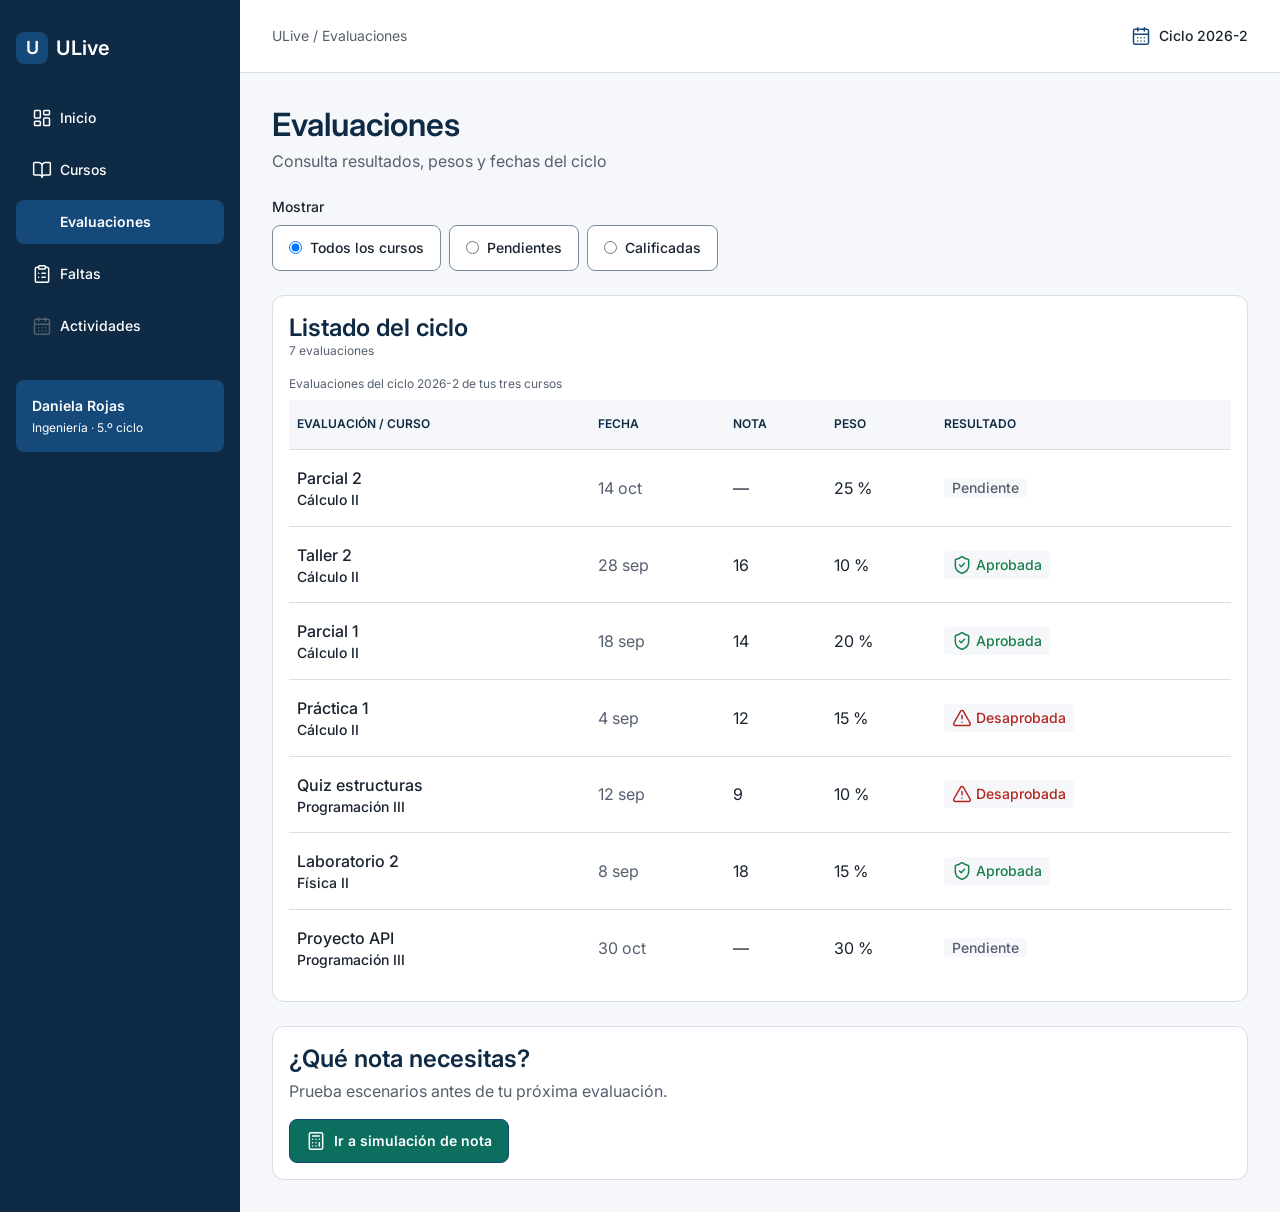
<file: app/evaluaciones.html>
<!DOCTYPE html>
<html lang="es">
<head>
  <meta charset="UTF-8">
  <meta name="viewport" content="width=device-width, initial-scale=1.0">
  <meta name="description" content="Evaluaciones del ciclo en ULive: resultados, pesos y fechas de todos tus cursos, con filtros por estado.">
  <meta name="author" content="EduMetrics">
  <title>Evaluaciones · ULive</title>
  <link rel="stylesheet" href="https://fonts.googleapis.com/css2?family=Inter:wght@400;500;600&display=swap">
  <link rel="stylesheet" href="../css/base.css">
  <link rel="stylesheet" href="../css/app.css">
</head>
<body>
  <div class="app">

    <!-- Navegación global: columna lateral en web, barra inferior en móvil -->
    <div class="lateral">
      <div class="lateral-contenido">
        <p class="marca-app marca-lateral"><span class="simbolo">U</span> ULive</p>
        <nav class="navegacion-app" aria-label="Navegación principal">
          <ul>
            <li>
              <a class="destino" href="inicio.html">
                <picture>
                  <source media="(max-width: 800px)" srcset="../img/nav-inicio-gris.svg">
                  <img src="../img/nav-inicio-blanco.svg" alt="">
                </picture>
                <span>Inicio</span>
              </a>
            </li>
            <li>
              <a class="destino" href="cursos.html">
                <picture>
                  <source media="(max-width: 800px)" srcset="../img/nav-cursos-gris.svg">
                  <img src="../img/nav-cursos-blanco.svg" alt="">
                </picture>
                <span>Cursos</span>
              </a>
            </li>
            <li class="destino-largo">
              <a class="destino activa" href="evaluaciones.html" aria-current="page">
                <picture>
                  <source media="(max-width: 800px)" srcset="../img/nav-evaluaciones-primario.svg">
                  <img src="../img/nav-evaluaciones-blanco.svg" alt="">
                </picture>
                <span>Eva&shy;lua&shy;cio&shy;nes</span>
              </a>
            </li>
            <li>
              <a class="destino" href="faltas.html">
                <picture>
                  <source media="(max-width: 800px)" srcset="../img/nav-faltas-gris.svg">
                  <img src="../img/nav-faltas-blanco.svg" alt="">
                </picture>
                <span>Faltas</span>
              </a>
            </li>
            <li class="destino-largo">
              <a class="destino" href="actividades.html">
                <picture>
                  <source media="(max-width: 800px)" srcset="../img/nav-actividades-gris.svg">
                  <img src="../img/nav-actividades-blanco.svg" alt="">
                </picture>
                <span>Ac&shy;ti&shy;vi&shy;da&shy;des</span>
              </a>
            </li>
          </ul>
        </nav>
        <div class="perfil-lateral">
          <p class="perfil-nombre">Daniela Rojas</p>
          <p class="perfil-detalle">Ingeniería · 5.º ciclo</p>
        </div>
      </div>
    </div>

    <div class="area">
      <header class="barra-app">
        <p class="ruta">ULive / Evaluaciones</p>
        <p class="ciclo"><img src="../img/icono-calendario-primario.svg" alt=""> Ciclo 2026-2</p>
        <p class="marca-app marca-movil"><span class="simbolo">U</span> ULive</p>
        <p class="perfil-movil"><img src="../img/icono-usuario.svg" alt=""> Estudiante</p>
      </header>

      <main class="contenido">
        <div class="titulo-pantalla">
          <h1>Evaluaciones</h1>
          <p class="descripcion-pantalla">Consulta resultados, pesos y fechas del ciclo</p>
        </div>

        <!-- Filtros: el JS oculta o muestra filas -->

          <fieldset class="filtros">
            <legend>Mostrar</legend>
            <div class="filtros-opciones">
              <label class="opcion-filtro" for="filtro-todas"><input type="radio" id="filtro-todas" name="filtro" value="todas" checked> Todos los cursos</label>
              <label class="opcion-filtro" for="filtro-pendientes"><input type="radio" id="filtro-pendientes" name="filtro" value="pendientes"> Pendientes</label>
              <label class="opcion-filtro" for="filtro-calificadas"><input type="radio" id="filtro-calificadas" name="filtro" value="calificadas"> Calificadas</label>
            </div>
          </fieldset>


        <section class="panel">
          <h2>Listado del ciclo</h2>
          <p id="conteo-evaluaciones" class="texto-auxiliar" role="status">7 evaluaciones</p>
          <!-- El curso va bajo el nombre para que la tabla quepa en 801 px -->
          <table class="tabla-app tabla-con-margen tabla-evaluaciones">
            <caption>Evaluaciones del ciclo 2026-2 de tus tres cursos</caption>
            <thead>
              <tr>
                <th>Evaluación / curso</th>
                <th>Fecha</th>
                <th>Nota</th>
                <th>Peso</th>
                <th>Resultado</th>
              </tr>
            </thead>
            <tbody>
              <tr id="eval-parcial-2">
                <td class="celda-nombre"><span class="tabla-nombre">Parcial 2</span><span class="tabla-curso"><span class="etiqueta-movil">Curso: </span>Cálculo II</span></td>
                <td class="celda-fecha"><span class="etiqueta-movil">Fecha: </span>14 oct</td>
                <td><span class="etiqueta-movil">Nota: </span>—</td>
                <td><span class="etiqueta-movil">Peso: </span><span class="cifra">25 %</span></td>
                <td class="celda-resultado"><span class="estado-celda"><span class="etiqueta-movil">Resultado: </span><span class="estado-neutro">Pendiente</span></span></td>
              </tr>
              <tr id="eval-taller-2">
                <td class="celda-nombre"><span class="tabla-nombre">Taller 2</span><span class="tabla-curso"><span class="etiqueta-movil">Curso: </span>Cálculo II</span></td>
                <td class="celda-fecha"><span class="etiqueta-movil">Fecha: </span>28 sep</td>
                <td><span class="etiqueta-movil">Nota: </span>16</td>
                <td><span class="etiqueta-movil">Peso: </span><span class="cifra">10 %</span></td>
                <td class="celda-resultado"><span class="estado-celda"><span class="etiqueta-movil">Resultado: </span><span class="estado estado-seguro estado-tabla"><img src="../img/icono-escudo.svg" alt=""> Aprobada</span></span></td>
              </tr>
              <tr id="eval-parcial-1">
                <td class="celda-nombre"><span class="tabla-nombre">Parcial 1</span><span class="tabla-curso"><span class="etiqueta-movil">Curso: </span>Cálculo II</span></td>
                <td class="celda-fecha"><span class="etiqueta-movil">Fecha: </span>18 sep</td>
                <td><span class="etiqueta-movil">Nota: </span>14</td>
                <td><span class="etiqueta-movil">Peso: </span><span class="cifra">20 %</span></td>
                <td class="celda-resultado"><span class="estado-celda"><span class="etiqueta-movil">Resultado: </span><span class="estado estado-seguro estado-tabla"><img src="../img/icono-escudo.svg" alt=""> Aprobada</span></span></td>
              </tr>
              <tr id="eval-practica-1">
                <td class="celda-nombre"><span class="tabla-nombre">Práctica 1</span><span class="tabla-curso"><span class="etiqueta-movil">Curso: </span>Cálculo II</span></td>
                <td class="celda-fecha"><span class="etiqueta-movil">Fecha: </span>4 sep</td>
                <td><span class="etiqueta-movil">Nota: </span>12</td>
                <td><span class="etiqueta-movil">Peso: </span><span class="cifra">15 %</span></td>
                <td class="celda-resultado"><span class="estado-celda"><span class="etiqueta-movil">Resultado: </span><span class="estado estado-riesgo estado-tabla"><img src="../img/icono-alerta-riesgo.svg" alt=""> Desaprobada</span></span></td>
              </tr>
              <tr id="eval-quiz">
                <td class="celda-nombre"><span class="tabla-nombre">Quiz estructuras</span><span class="tabla-curso"><span class="etiqueta-movil">Curso: </span>Programación III</span></td>
                <td class="celda-fecha"><span class="etiqueta-movil">Fecha: </span>12 sep</td>
                <td><span class="etiqueta-movil">Nota: </span>9</td>
                <td><span class="etiqueta-movil">Peso: </span><span class="cifra">10 %</span></td>
                <td class="celda-resultado"><span class="estado-celda"><span class="etiqueta-movil">Resultado: </span><span class="estado estado-riesgo estado-tabla"><img src="../img/icono-alerta-riesgo.svg" alt=""> Desaprobada</span></span></td>
              </tr>
              <tr id="eval-laboratorio-2">
                <td class="celda-nombre"><span class="tabla-nombre">Laboratorio 2</span><span class="tabla-curso"><span class="etiqueta-movil">Curso: </span>Física II</span></td>
                <td class="celda-fecha"><span class="etiqueta-movil">Fecha: </span>8 sep</td>
                <td><span class="etiqueta-movil">Nota: </span>18</td>
                <td><span class="etiqueta-movil">Peso: </span><span class="cifra">15 %</span></td>
                <td class="celda-resultado"><span class="estado-celda"><span class="etiqueta-movil">Resultado: </span><span class="estado estado-seguro estado-tabla"><img src="../img/icono-escudo.svg" alt=""> Aprobada</span></span></td>
              </tr>
              <tr id="eval-proyecto-api">
                <td class="celda-nombre"><span class="tabla-nombre">Proyecto API</span><span class="tabla-curso"><span class="etiqueta-movil">Curso: </span>Programación III</span></td>
                <td class="celda-fecha"><span class="etiqueta-movil">Fecha: </span>30 oct</td>
                <td><span class="etiqueta-movil">Nota: </span>—</td>
                <td><span class="etiqueta-movil">Peso: </span><span class="cifra">30 %</span></td>
                <td class="celda-resultado"><span class="estado-celda"><span class="etiqueta-movil">Resultado: </span><span class="estado-neutro">Pendiente</span></span></td>
              </tr>
            </tbody>
          </table>
        </section>

        <!-- Acceso a la simulación de nota -->
        <section class="panel panel-pie">
          <h2>¿Qué nota necesitas?</h2>
          <p class="descripcion-pantalla">Prueba escenarios antes de tu próxima evaluación.</p>
          <div class="acciones-app acciones-pie">
            <a class="boton-app boton-principal boton-con-icono" href="simulacion.html"><img src="../img/icono-calculadora-blanco.svg" alt=""> <span>Ir a simulación de nota</span></a>
          </div>
        </section>
      </main>
    </div>
  </div>

  <script src="../js/evaluaciones.js"></script>
</body>
</html>
</file>
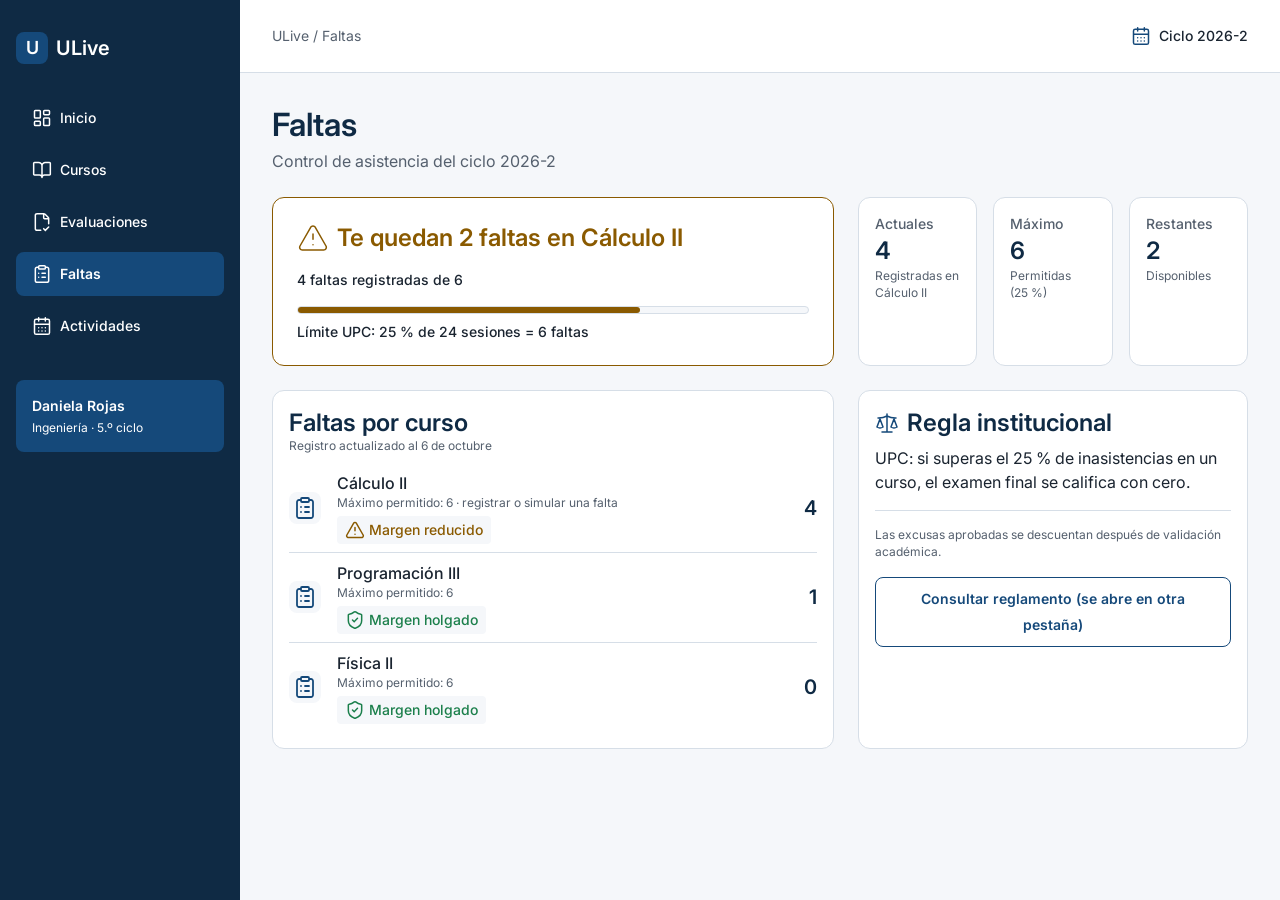
<file: app/faltas.html>
<!DOCTYPE html>
<html lang="es">
<head>
  <meta charset="UTF-8">
  <meta name="viewport" content="width=device-width, initial-scale=1.0">
  <meta name="description" content="Faltas en ULive: cuántas te quedan en cada curso y la regla de inasistencias de la UPC.">
  <meta name="author" content="EduMetrics">
  <title>Faltas · ULive</title>
  <link rel="stylesheet" href="https://fonts.googleapis.com/css2?family=Inter:wght@400;500;600&display=swap">
  <link rel="stylesheet" href="../css/base.css">
  <link rel="stylesheet" href="../css/app.css">
</head>
<body>
  <div class="app">

    <!-- Navegación global: columna lateral en web, barra inferior en móvil -->
    <div class="lateral">
      <div class="lateral-contenido">
        <p class="marca-app marca-lateral"><span class="simbolo">U</span> ULive</p>
        <nav class="navegacion-app" aria-label="Navegación principal">
          <ul>
            <li>
              <a class="destino" href="inicio.html">
                <picture>
                  <source media="(max-width: 800px)" srcset="../img/nav-inicio-gris.svg">
                  <img src="../img/nav-inicio-blanco.svg" alt="">
                </picture>
                <span>Inicio</span>
              </a>
            </li>
            <li>
              <a class="destino" href="cursos.html">
                <picture>
                  <source media="(max-width: 800px)" srcset="../img/nav-cursos-gris.svg">
                  <img src="../img/nav-cursos-blanco.svg" alt="">
                </picture>
                <span>Cursos</span>
              </a>
            </li>
            <li class="destino-largo">
              <a class="destino" href="evaluaciones.html">
                <picture>
                  <source media="(max-width: 800px)" srcset="../img/nav-evaluaciones-gris.svg">
                  <img src="../img/nav-evaluaciones-blanco.svg" alt="">
                </picture>
                <span>Eva&shy;lua&shy;cio&shy;nes</span>
              </a>
            </li>
            <li>
              <a class="destino activa" href="faltas.html" aria-current="page">
                <picture>
                  <source media="(max-width: 800px)" srcset="../img/nav-faltas-primario.svg">
                  <img src="../img/nav-faltas-blanco.svg" alt="">
                </picture>
                <span>Faltas</span>
              </a>
            </li>
            <li class="destino-largo">
              <a class="destino" href="actividades.html">
                <picture>
                  <source media="(max-width: 800px)" srcset="../img/nav-actividades-gris.svg">
                  <img src="../img/nav-actividades-blanco.svg" alt="">
                </picture>
                <span>Ac&shy;ti&shy;vi&shy;da&shy;des</span>
              </a>
            </li>
          </ul>
        </nav>
        <div class="perfil-lateral">
          <p class="perfil-nombre">Daniela Rojas</p>
          <p class="perfil-detalle">Ingeniería · 5.º ciclo</p>
        </div>
      </div>
    </div>

    <div class="area">
      <header class="barra-app">
        <p class="ruta">ULive / Faltas</p>
        <p class="ciclo"><img src="../img/icono-calendario-primario.svg" alt=""> Ciclo 2026-2</p>
        <p class="marca-app marca-movil"><span class="simbolo">U</span> ULive</p>
        <p class="perfil-movil"><img src="../img/icono-usuario.svg" alt=""> Estudiante</p>
      </header>

      <main class="contenido">
        <div class="titulo-pantalla">
          <h1>Faltas</h1>
          <p class="descripcion-pantalla">Control de asistencia del ciclo 2026-2</p>
        </div>

        <!-- Curso con menos margen: Cálculo II -->
        <div class="dos-columnas columnas-ajustables">
          <section class="alerta-faltas columna-ancha">
            <h2 class="alerta-titulo"><img src="../img/icono-alerta-grande.svg" alt=""> Te quedan 2 faltas en Cálculo II</h2>
            <div class="alerta-resumen">
              <p class="alerta-dato">4 faltas registradas de 6</p>
            </div>
            <div class="progreso">
              <div class="progreso-avance avance-67"></div>
            </div>
            <!-- El límite con su cálculo, en vez de un 67 % sin unidad -->
            <p class="etiqueta alerta-regla">Límite UPC: 25 % de <span class="cifra">24</span> sesiones = <span class="cifra">6</span> faltas</p>
          </section>
          <section class="resumenes columna-lado resumenes-faltas">
            <article class="resumen">
              <p class="resumen-etiqueta">Actuales</p>
              <p class="resumen-valor">4</p>
              <p class="resumen-nota">Registradas en Cálculo II</p>
            </article>
            <article class="resumen">
              <p class="resumen-etiqueta">Máximo</p>
              <p class="resumen-valor">6</p>
              <p class="resumen-nota">Permitidas (<span class="cifra">25 %</span>)</p>
            </article>
            <article class="resumen">
              <p class="resumen-etiqueta">Restantes</p>
              <p class="resumen-valor">2</p>
              <p class="resumen-nota">Disponibles</p>
            </article>
          </section>
        </div>

        <div class="dos-columnas columnas-ajustables fila-separada">
          <!-- Faltas por curso -->
          <section class="panel columna-ancha">
            <h2>Faltas por curso</h2>
            <p class="texto-auxiliar">Registro actualizado al 6 de octubre</p>
            <ul class="lista-separada lista-desglose">
              <li>
                <!-- Solo Cálculo II tiene detalle -->
                <a class="elemento-lista fila-enlace" href="registrar-falta.html">
                  <span class="icono-curso"><img src="../img/nav-faltas-primario.svg" alt=""></span>
                  <span class="curso-info">
                    <span class="curso-nombre">Cálculo II</span>
                    <span class="curso-detalle">Máximo permitido: 6 · registrar o simular una falta</span>
                    <span class="estado-linea">
                      <span class="estado estado-atencion"><img src="../img/icono-alerta.svg" alt=""> Margen reducido</span>
                    </span>
                  </span>
                  <span class="valor-fila">4</span>
                </a>
              </li>
              <li>
                <div class="elemento-lista">
                  <span class="icono-curso"><img src="../img/nav-faltas-primario.svg" alt=""></span>
                  <span class="curso-info">
                    <span class="curso-nombre">Programación III</span>
                    <span class="curso-detalle">Máximo permitido: 6</span>
                    <span class="estado-linea">
                      <span class="estado estado-seguro"><img src="../img/icono-escudo.svg" alt=""> Margen holgado</span>
                    </span>
                  </span>
                  <span class="valor-fila">1</span>
                </div>
              </li>
              <li>
                <div class="elemento-lista">
                  <span class="icono-curso"><img src="../img/nav-faltas-primario.svg" alt=""></span>
                  <span class="curso-info">
                    <span class="curso-nombre">Física II</span>
                    <span class="curso-detalle">Máximo permitido: 6</span>
                    <span class="estado-linea">
                      <span class="estado estado-seguro"><img src="../img/icono-escudo.svg" alt=""> Margen holgado</span>
                    </span>
                  </span>
                  <span class="valor-fila">0</span>
                </div>
              </li>
            </ul>
          </section>

          <!-- Regla institucional -->
          <section class="panel columna-lado">
            <h2 class="titulo-con-icono"><img src="../img/icono-balanza.svg" alt=""> Regla institucional</h2>
            <p class="regla-texto">UPC: si superas el <span class="cifra">25 %</span> de inasistencias en un curso, el examen final se califica con cero.</p>
            <p class="texto-auxiliar regla-nota">Las excusas aprobadas se descuentan después de validación académica.</p>
            <div class="acciones-app acciones-formulario">
              <a class="boton-app boton-secundario boton-ancho" href="https://explora.upc.edu.pe/es_ES/77775-asistencia/que-es-el-dpi" target="_blank">Consultar reglamento (se abre en otra pestaña)</a>
            </div>
          </section>
        </div>
      </main>
    </div>
  </div>
</body>
</html>
</file>
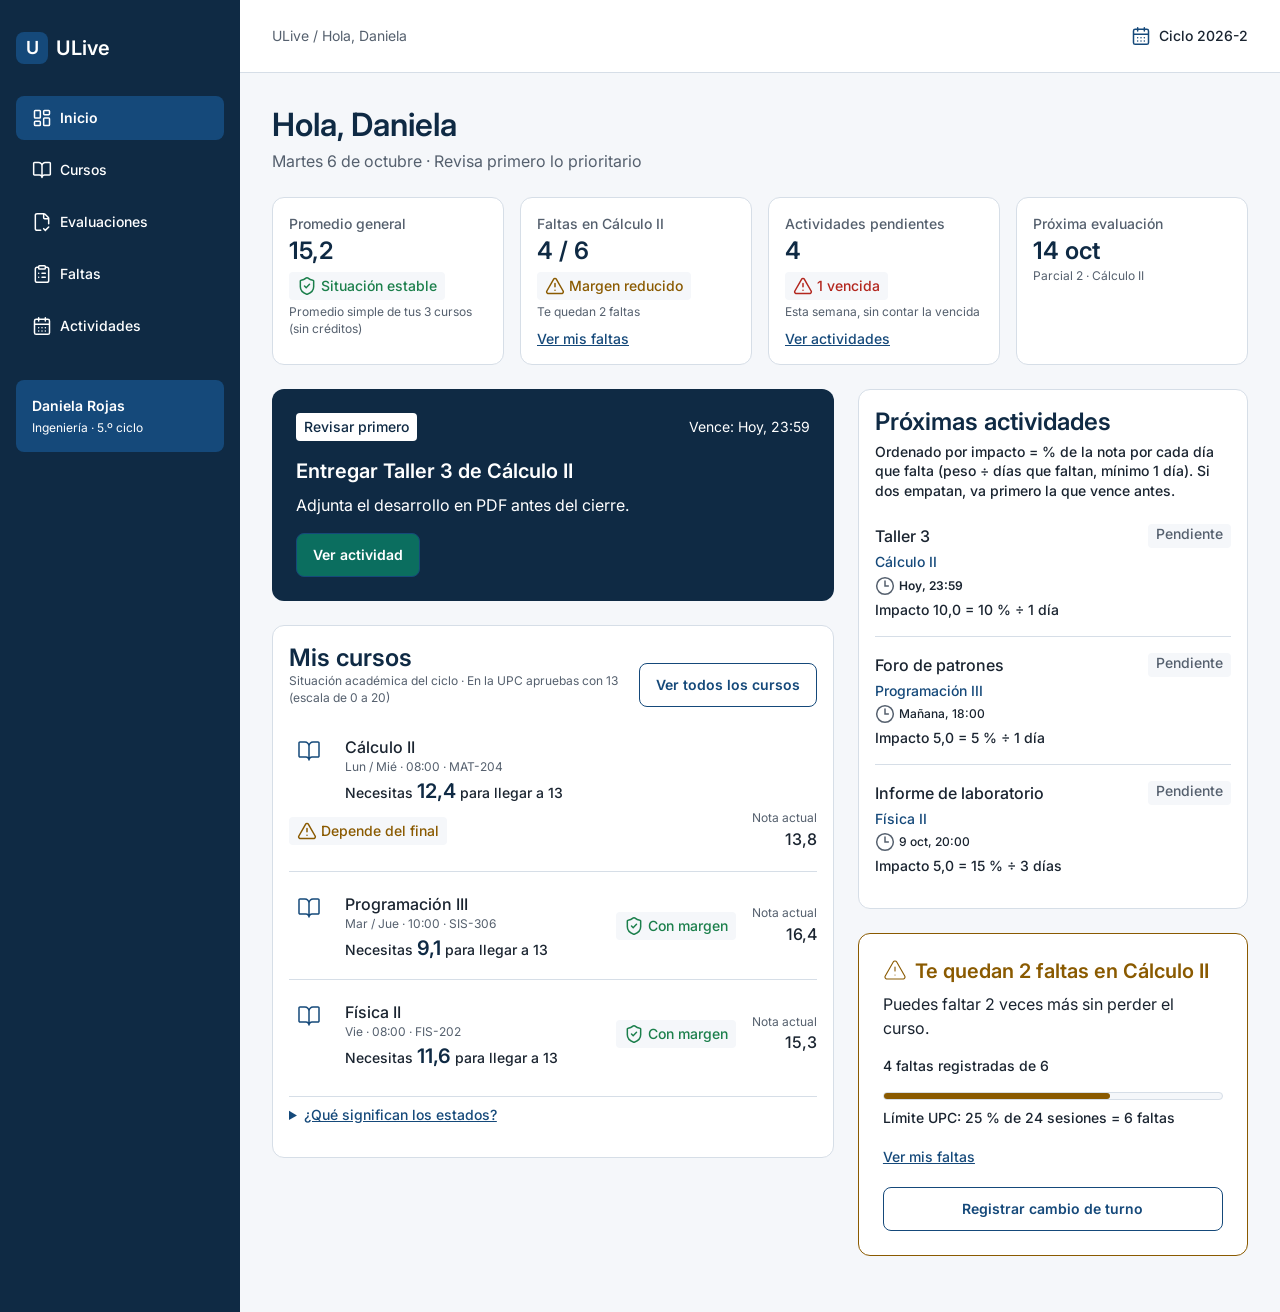
<file: app/inicio.html>
<!DOCTYPE html>
<html lang="es">
<head>
  <meta charset="UTF-8">
  <meta name="viewport" content="width=device-width, initial-scale=1.0">
  <meta name="description" content="Inicio de ULive: tu promedio, tus faltas, tus cursos y lo que debes atender primero esta semana.">
  <meta name="author" content="EduMetrics">
  <title>Inicio · ULive</title>
  <link rel="stylesheet" href="https://fonts.googleapis.com/css2?family=Inter:wght@400;500;600&display=swap">
  <link rel="stylesheet" href="../css/base.css">
  <link rel="stylesheet" href="../css/app.css">
</head>
<body>
  <div class="app">

    <!-- Navegación global: columna lateral en web, barra inferior en móvil -->
    <div class="lateral">
      <div class="lateral-contenido">
        <p class="marca-app marca-lateral"><span class="simbolo">U</span> ULive</p>
        <nav class="navegacion-app" aria-label="Navegación principal">
          <ul>
            <li>
              <a class="destino activa" href="inicio.html" aria-current="page">
                <picture>
                  <source media="(max-width: 800px)" srcset="../img/nav-inicio-primario.svg">
                  <img src="../img/nav-inicio-blanco.svg" alt="">
                </picture>
                <span>Inicio</span>
              </a>
            </li>
            <li>
              <a class="destino" href="cursos.html">
                <picture>
                  <source media="(max-width: 800px)" srcset="../img/nav-cursos-gris.svg">
                  <img src="../img/nav-cursos-blanco.svg" alt="">
                </picture>
                <span>Cursos</span>
              </a>
            </li>
            <li class="destino-largo">
              <a class="destino" href="evaluaciones.html">
                <picture>
                  <source media="(max-width: 800px)" srcset="../img/nav-evaluaciones-gris.svg">
                  <img src="../img/nav-evaluaciones-blanco.svg" alt="">
                </picture>
                <span>Eva&shy;lua&shy;cio&shy;nes</span>
              </a>
            </li>
            <li>
              <a class="destino" href="faltas.html">
                <picture>
                  <source media="(max-width: 800px)" srcset="../img/nav-faltas-gris.svg">
                  <img src="../img/nav-faltas-blanco.svg" alt="">
                </picture>
                <span>Faltas</span>
              </a>
            </li>
            <li class="destino-largo">
              <a class="destino" href="actividades.html">
                <picture>
                  <source media="(max-width: 800px)" srcset="../img/nav-actividades-gris.svg">
                  <img src="../img/nav-actividades-blanco.svg" alt="">
                </picture>
                <span>Ac&shy;ti&shy;vi&shy;da&shy;des</span>
              </a>
            </li>
          </ul>
        </nav>
        <div class="perfil-lateral">
          <p class="perfil-nombre">Daniela Rojas</p>
          <p class="perfil-detalle">Ingeniería · 5.º ciclo</p>
        </div>
      </div>
    </div>

    <div class="area">
      <header class="barra-app">
        <!-- Web: ruta y ciclo -->
        <p class="ruta">ULive / Hola, Daniela</p>
        <p class="ciclo"><img src="../img/icono-calendario-primario.svg" alt=""> Ciclo 2026-2</p>
        <!-- Móvil: marca y perfil (en web ya están en la columna lateral) -->
        <p class="marca-app marca-movil"><span class="simbolo">U</span> ULive</p>
        <p class="perfil-movil"><img src="../img/icono-usuario.svg" alt=""> Estudiante</p>
      </header>

      <main class="contenido">
        <div class="titulo-pantalla">
          <h1>Hola, Daniela</h1>
          <p class="descripcion-pantalla">Martes 6 de octubre · Revisa primero lo prioritario</p>
        </div>

        <!-- Dos pares de tarjetas: cada par pasa entero a otra fila (2 × 2, nunca 3 + 1) -->
        <section class="resumenes resumenes-pares">
          <div class="resumen-par">
            <article class="resumen">
              <p class="resumen-etiqueta">Promedio general</p>
              <p class="resumen-valor">15,2</p>
              <!-- Estado de estadoPromedioGeneral (js/calculos.js) -->
              <p class="resumen-estado"><span class="estado estado-seguro"><img src="../img/icono-escudo.svg" alt=""> Situación estable</span></p>
              <p class="resumen-nota">Promedio simple de tus 3 cursos (sin créditos)</p>
            </article>
            <a class="resumen resumen-enlace" href="faltas.html">
              <span class="resumen-etiqueta">Faltas en Cálculo II</span>
              <span class="resumen-valor">4 / 6</span>
              <span class="resumen-estado"><span class="estado estado-atencion"><img src="../img/icono-alerta.svg" alt=""> Margen reducido</span></span>
              <span class="resumen-nota">Te quedan 2 faltas</span>
              <span class="resumen-accion">Ver mis faltas</span>
            </a>
          </div>
          <div class="resumen-par">
            <!-- Cuestionario 4 venció el lunes 5: no cuenta en las 4 pendientes, pero se avisa como riesgo -->
            <a class="resumen resumen-enlace" href="actividades.html">
              <span class="resumen-etiqueta">Actividades pendientes</span>
              <span class="resumen-valor">4</span>
              <span class="resumen-estado"><span class="estado estado-riesgo"><img src="../img/icono-alerta-riesgo.svg" alt=""> 1 vencida</span></span>
              <span class="resumen-nota">Esta semana, sin contar la vencida</span>
              <span class="resumen-accion">Ver actividades</span>
            </a>
            <article class="resumen">
              <p class="resumen-etiqueta">Próxima evaluación</p>
              <p class="resumen-valor">14 oct</p>
              <p class="resumen-nota">Parcial 2 · Cálculo II</p>
            </article>
          </div>
        </section>

        <div class="columnas columnas-ajustables">
          <div class="columna-principal">

            <!-- Lo que se debe atender primero -->
            <section class="notificacion">
              <div class="notificacion-cabecera">
                <p class="notificacion-etiqueta">Revisar primero</p>
                <p class="notificacion-plazo">Vence: Hoy, 23:59</p>
              </div>
              <h2 class="notificacion-titulo">Entregar Taller 3 de Cálculo II</h2>
              <p class="notificacion-descripcion">Adjunta el desarrollo en PDF antes del cierre.</p>
              <div class="acciones-app">
                <a class="boton-app boton-principal" href="curso.html#actividades">Ver actividad</a>
              </div>
            </section>

            <!-- Mis cursos -->
            <section class="panel">
              <div class="panel-cabecera">
                <div class="panel-titulos">
                  <h2>Mis cursos</h2>
                  <p class="texto-auxiliar">Situación académica del ciclo · En la UPC apruebas con 13 (escala de 0 a 20)</p>
                </div>
                <a class="boton-app boton-secundario" href="cursos.html">Ver todos los cursos</a>
              </div>
              <!-- Estado y nota van juntos: si la fila no cabe, pasan juntos a una segunda línea -->
              <ul class="lista-cursos">
                <li>
                  <a class="fila-curso fila-enlace" href="curso.html">
                    <span class="icono-curso"><img src="../img/icono-libro.svg" alt=""></span>
                    <span class="curso-info">
                      <span class="curso-nombre">Cálculo II</span>
                      <span class="curso-detalle">Lun / Mié · 08:00 · MAT-204</span>
                      <!-- Mismos datos que cursos.html; la cifra principal es la nota necesaria -->
                      <span class="curso-necesita">Necesitas <strong class="cifra curso-necesita-cifra">12,4</strong> para llegar a 13</span>
                    </span>
                    <span class="curso-resultado">
                      <span class="estado estado-atencion"><img src="../img/icono-alerta.svg" alt=""> Depende del final</span>
                      <span class="curso-calificacion">
                        <span class="curso-calificacion-etiqueta">Nota actual</span>
                        <span class="curso-nota">13,8</span>
                      </span>
                    </span>
                  </a>
                </li>
                <li>
                  <div class="fila-curso">
                    <span class="icono-curso"><img src="../img/icono-libro.svg" alt=""></span>
                    <span class="curso-info">
                      <span class="curso-nombre">Programación III</span>
                      <span class="curso-detalle">Mar / Jue · 10:00 · SIS-306</span>
                      <span class="curso-necesita">Necesitas <strong class="cifra curso-necesita-cifra">9,1</strong> para llegar a 13</span>
                    </span>
                    <span class="curso-resultado">
                      <span class="estado estado-seguro"><img src="../img/icono-escudo.svg" alt=""> Con margen</span>
                      <span class="curso-calificacion">
                        <span class="curso-calificacion-etiqueta">Nota actual</span>
                        <span class="curso-nota">16,4</span>
                      </span>
                    </span>
                  </div>
                </li>
                <li>
                  <div class="fila-curso">
                    <span class="icono-curso"><img src="../img/icono-libro.svg" alt=""></span>
                    <span class="curso-info">
                      <span class="curso-nombre">Física II</span>
                      <span class="curso-detalle">Vie · 08:00 · FIS-202</span>
                      <span class="curso-necesita">Necesitas <strong class="cifra curso-necesita-cifra">11,6</strong> para llegar a 13</span>
                    </span>
                    <span class="curso-resultado">
                      <span class="estado estado-seguro"><img src="../img/icono-escudo.svg" alt=""> Con margen</span>
                      <span class="curso-calificacion">
                        <span class="curso-calificacion-etiqueta">Nota actual</span>
                        <span class="curso-nota">15,3</span>
                      </span>
                    </span>
                  </div>
                </li>
              </ul>
              <!-- Reglas de estadoCurso (js/calculos.js) -->
              <details class="ayuda-estados">
                <summary>¿Qué significan los estados?</summary>
                <p class="ayuda-grupo">Nota del curso</p>
                <ul>
                  <li><strong>Asegurado:</strong> ya llegaste a 13, aunque saques 0 en lo que falta.</li>
                  <li><strong>Con margen:</strong> lo que vienes sacando supera en 3 puntos o más a lo que necesitas.</li>
                  <li><strong>Depende del final:</strong> lo que vienes sacando alcanza lo que necesitas, pero con menos de 3 puntos de margen.</li>
                  <li><strong>En riesgo:</strong> necesitas más de lo que vienes sacando.</li>
                  <li><strong>Ya no alcanza 13:</strong> necesitarías más de 20 en lo que falta.</li>
                </ul>
                <p class="ayuda-grupo">Promedio general</p>
                <!-- Regla de estadoPromedioGeneral (js/calculos.js) -->
                <ul>
                  <li><strong>Situación estable:</strong> promedio de 13 o más y ningún curso en riesgo.</li>
                </ul>
                <p class="ayuda-grupo">Faltas</p>
                <!-- Reglas de estadoFaltas (js/calculos.js) -->
                <ul>
                  <li><strong>Margen holgado:</strong> te quedan 3 faltas o más.</li>
                  <li><strong>Margen reducido:</strong> te quedan 2 faltas.</li>
                  <li><strong>Última falta disponible:</strong> te queda 1 falta.</li>
                  <li><strong>Sin faltas disponibles:</strong> no te quedan faltas; una más y el examen final se califica con cero.</li>
                  <li><strong>Límite superado:</strong> pasaste el <span class="cifra">25 %</span> de las sesiones y el examen final se califica con cero.</li>
                </ul>
              </details>
            </section>
          </div>

          <div class="columna-secundaria">

            <!-- Próximas actividades, ordenadas por impacto -->
            <section class="panel">
              <h2>Próximas actividades</h2>
              <p class="etiqueta criterio">Ordenado por impacto = % de la nota por cada día que falta (peso ÷ días que faltan, mínimo 1 día). Si dos empatan, va primero la que vence antes.</p>
              <ul class="lista-actividades">
                <li>
                  <a class="tarjeta-actividad fila-enlace" href="curso.html#actividades">
                    <span class="actividad-cabecera">
                      <span class="actividad-nombre">Taller 3</span>
                      <span class="estado-neutro">Pendiente</span>
                    </span>
                    <span class="actividad-curso">Cálculo II</span>
                    <span class="actividad-fechas">
                      <span class="actividad-vence vence-pronto"><img src="../img/icono-reloj-gris.svg" alt=""> Hoy, 23:59</span>
                    </span>
                    <span class="etiqueta actividad-impacto">Impacto <span class="cifra">10,0</span> = 10 % ÷ 1 día</span>
                  </a>
                </li>
                <li>
                  <div class="tarjeta-actividad">
                    <span class="actividad-cabecera">
                      <span class="actividad-nombre">Foro de patrones</span>
                      <span class="estado-neutro">Pendiente</span>
                    </span>
                    <span class="actividad-curso">Programación III</span>
                    <span class="actividad-fechas">
                      <span class="actividad-vence"><img src="../img/icono-reloj-gris.svg" alt=""> Mañana, 18:00</span>
                    </span>
                    <span class="etiqueta actividad-impacto">Impacto <span class="cifra">5,0</span> = 5 % ÷ 1 día</span>
                  </div>
                </li>
                <li>
                  <div class="tarjeta-actividad">
                    <span class="actividad-cabecera">
                      <span class="actividad-nombre">Informe de laboratorio</span>
                      <span class="estado-neutro">Pendiente</span>
                    </span>
                    <span class="actividad-curso">Física II</span>
                    <span class="actividad-fechas">
                      <span class="actividad-vence"><img src="../img/icono-reloj-gris.svg" alt=""> 9 oct, 20:00</span>
                    </span>
                    <span class="etiqueta actividad-impacto">Impacto <span class="cifra">5,0</span> = 15 % ÷ 3 días</span>
                  </div>
                </li>
              </ul>
            </section>

            <!-- Margen de faltas de Cálculo II -->
            <section class="alerta-faltas">
              <h2 class="alerta-titulo"><img src="../img/icono-alerta-grande.svg" alt=""> Te quedan 2 faltas en Cálculo II</h2>
              <p class="alerta-calma">Puedes faltar 2 veces más sin perder el curso.</p>
              <div class="alerta-resumen">
                <p class="alerta-dato">4 faltas registradas de 6</p>
              </div>
              <div class="progreso">
                <div class="progreso-avance avance-67"></div>
              </div>
              <!-- El límite con su cálculo, en vez de un 67 % sin unidad -->
              <p class="etiqueta alerta-regla">Límite UPC: 25 % de <span class="cifra">24</span> sesiones = <span class="cifra">6</span> faltas</p>
              <!-- Siguiente paso -->
              <p class="alerta-enlace"><a href="faltas.html">Ver mis faltas</a></p>
              <div class="acciones-app">
                <a class="boton-app boton-secundario boton-ancho" href="cambio-turno.html">Registrar cambio de turno</a>
              </div>
            </section>
          </div>
        </div>
      </main>
    </div>
  </div>
</body>
</html>
</file>
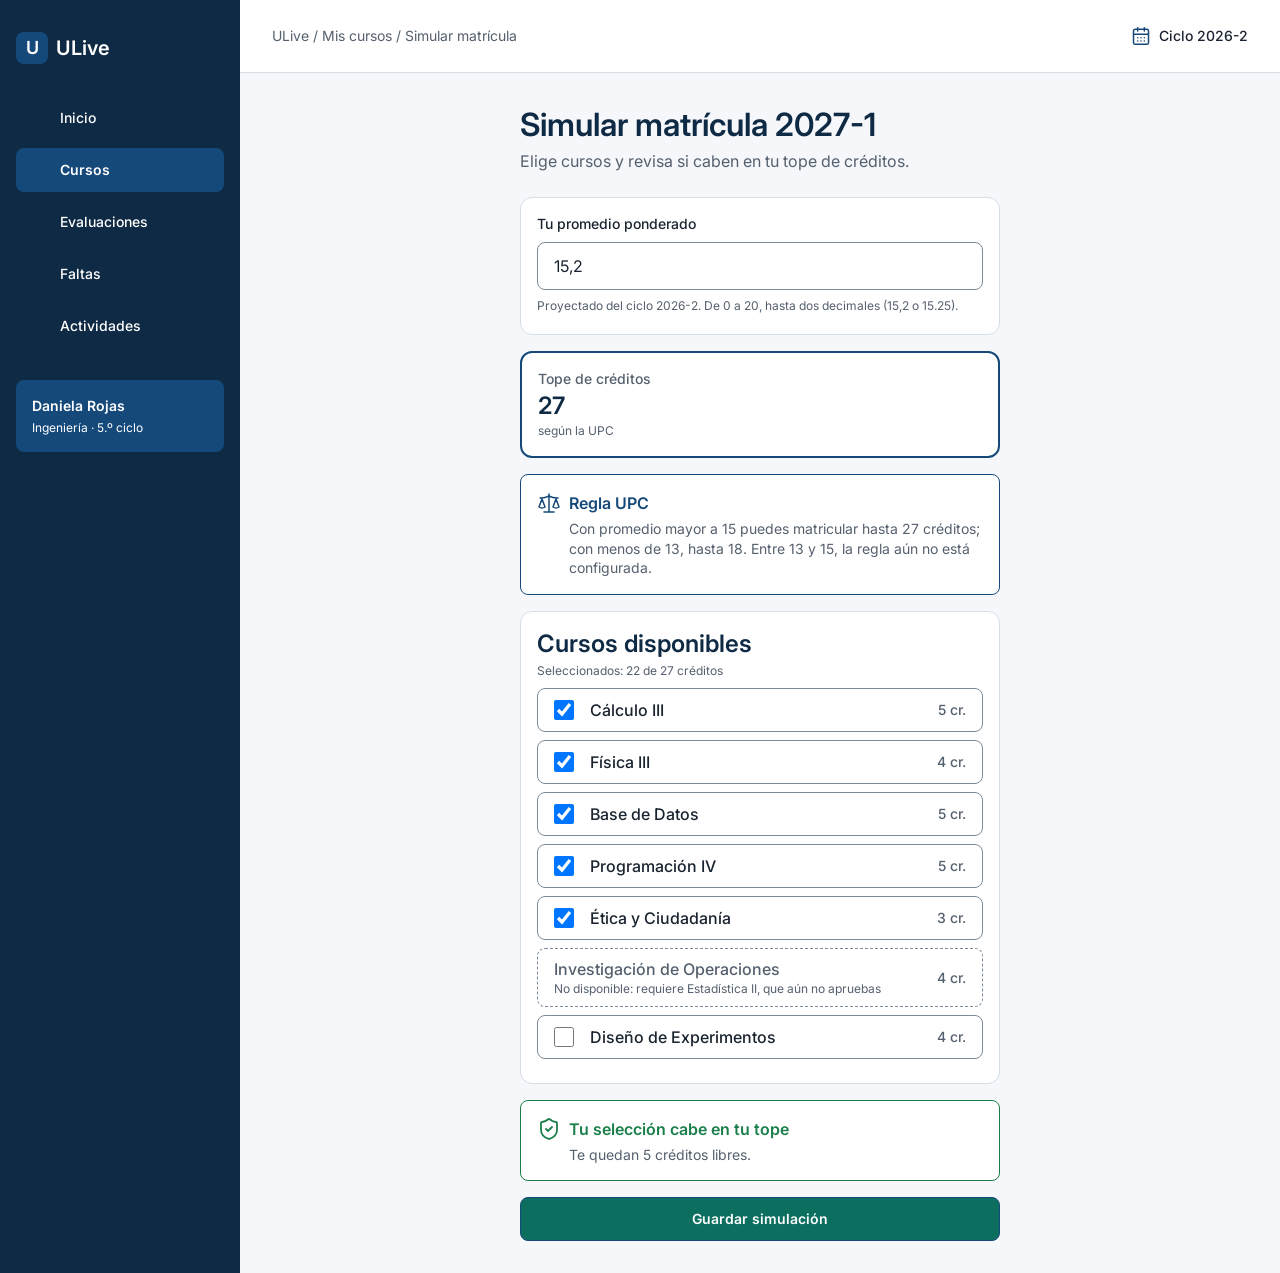
<file: app/matricula.html>
<!DOCTYPE html>
<html lang="es">
<head>
  <meta charset="UTF-8">
  <meta name="viewport" content="width=device-width, initial-scale=1.0">
  <meta name="description" content="Simula en ULive tu matrícula del próximo ciclo: elige cursos y revisa si caben en tu tope de créditos según la regla de la UPC.">
  <meta name="author" content="EduMetrics">
  <title>Simular matrícula · ULive</title>
  <link rel="stylesheet" href="https://fonts.googleapis.com/css2?family=Inter:wght@400;500;600&display=swap">
  <link rel="stylesheet" href="../css/base.css">
  <link rel="stylesheet" href="../css/app.css">
</head>
<body>
  <div class="app">

    <!-- Navegación global: columna lateral en web, barra inferior en móvil -->
    <div class="lateral">
      <div class="lateral-contenido">
        <p class="marca-app marca-lateral"><span class="simbolo">U</span> ULive</p>
        <nav class="navegacion-app" aria-label="Navegación principal">
          <ul>
            <li>
              <a class="destino" href="inicio.html">
                <picture>
                  <source media="(max-width: 800px)" srcset="../img/nav-inicio-gris.svg">
                  <img src="../img/nav-inicio-blanco.svg" alt="">
                </picture>
                <span>Inicio</span>
              </a>
            </li>
            <li>
              <a class="destino activa" href="cursos.html" aria-current="page">
                <picture>
                  <source media="(max-width: 800px)" srcset="../img/nav-cursos-primario.svg">
                  <img src="../img/nav-cursos-blanco.svg" alt="">
                </picture>
                <span>Cursos</span>
              </a>
            </li>
            <li class="destino-largo">
              <a class="destino" href="evaluaciones.html">
                <picture>
                  <source media="(max-width: 800px)" srcset="../img/nav-evaluaciones-gris.svg">
                  <img src="../img/nav-evaluaciones-blanco.svg" alt="">
                </picture>
                <span>Eva&shy;lua&shy;cio&shy;nes</span>
              </a>
            </li>
            <li>
              <a class="destino" href="faltas.html">
                <picture>
                  <source media="(max-width: 800px)" srcset="../img/nav-faltas-gris.svg">
                  <img src="../img/nav-faltas-blanco.svg" alt="">
                </picture>
                <span>Faltas</span>
              </a>
            </li>
            <li class="destino-largo">
              <a class="destino" href="actividades.html">
                <picture>
                  <source media="(max-width: 800px)" srcset="../img/nav-actividades-gris.svg">
                  <img src="../img/nav-actividades-blanco.svg" alt="">
                </picture>
                <span>Ac&shy;ti&shy;vi&shy;da&shy;des</span>
              </a>
            </li>
          </ul>
        </nav>
        <div class="perfil-lateral">
          <p class="perfil-nombre">Daniela Rojas</p>
          <p class="perfil-detalle">Ingeniería · 5.º ciclo</p>
        </div>
      </div>
    </div>

    <div class="area">
      <header class="barra-app">
        <p class="ruta">ULive / Mis cursos / Simular matrícula</p>
        <p class="ciclo"><img src="../img/icono-calendario-primario.svg" alt=""> Ciclo 2026-2</p>
        <p class="marca-app marca-movil"><span class="simbolo">U</span> ULive</p>
        <p class="perfil-movil"><img src="../img/icono-usuario.svg" alt=""> Estudiante</p>
      </header>

      <main class="contenido">
        <div class="columna-estrecha">

          <div class="titulo-pantalla">
            <h1>Simular matrícula 2027-1</h1>
            <p class="descripcion-pantalla">Elige cursos y revisa si caben en tu tope de créditos.</p>
          </div>

          <form id="form-matricula" action="cursos.html">
            <div class="tarjeta-app">
              <div class="grupo-campo">
                <label for="promedio-ponderado">Tu promedio ponderado</label>
                <input type="text" id="promedio-ponderado" class="campo" value="15,2" aria-describedby="ayuda-promedio error-promedio" aria-invalid="false">
                <p id="ayuda-promedio" class="texto-auxiliar ayuda">Proyectado del ciclo 2026-2. De 0 a 20, hasta dos decimales (15,2 o 15.25).</p>
                <p id="error-promedio" class="mensaje-error"></p>
              </div>
            </div>

            <!-- El JS escribe el tope con topeCreditos (calculos.js) -->
            <section class="comparacion resumenes-matricula">
              <article class="resumen resumen-resaltado">
                <p class="resumen-etiqueta">Tope de créditos</p>
                <p id="tope-matricula" class="resumen-valor">27</p>
                <p id="tope-nota" class="resumen-nota">según la UPC</p>
              </article>
            </section>

            <div class="caja-estado caja-info">
              <img src="../img/icono-balanza.svg" alt="">
              <div class="caja-estado-texto">
                <p class="caja-titulo">Regla UPC</p>
                <p class="caja-detalle">Con promedio mayor a 15 puedes matricular hasta 27 créditos; con menos de 13, hasta 18. Entre 13 y 15, la regla aún no está configurada.</p>
              </div>
            </div>

            <div id="grupo-cursos" class="tarjeta-app">
              <fieldset class="grupo-opciones">
                <legend>Cursos disponibles</legend>
                <p class="texto-auxiliar">Seleccionados: <span id="creditos-seleccionados" class="cifra">22 de 27 créditos</span></p>

                <label class="opcion-casilla opcion-curso" for="curso-calculo-3">
                  <input type="checkbox" id="curso-calculo-3" aria-describedby="error-matricula" checked>
                  <span class="casilla-texto"><span class="casilla-titulo">Cálculo III</span></span>
                  <span class="creditos-curso cifra">5 cr.</span>
                </label>
                <label class="opcion-casilla opcion-curso" for="curso-fisica-3">
                  <input type="checkbox" id="curso-fisica-3" aria-describedby="error-matricula" checked>
                  <span class="casilla-texto"><span class="casilla-titulo">Física III</span></span>
                  <span class="creditos-curso cifra">4 cr.</span>
                </label>
                <label class="opcion-casilla opcion-curso" for="curso-base-datos">
                  <input type="checkbox" id="curso-base-datos" aria-describedby="error-matricula" checked>
                  <span class="casilla-texto"><span class="casilla-titulo">Base de Datos</span></span>
                  <span class="creditos-curso cifra">5 cr.</span>
                </label>
                <label class="opcion-casilla opcion-curso" for="curso-programacion-4">
                  <input type="checkbox" id="curso-programacion-4" aria-describedby="error-matricula" checked>
                  <span class="casilla-texto"><span class="casilla-titulo">Programación IV</span></span>
                  <span class="creditos-curso cifra">5 cr.</span>
                </label>
                <label class="opcion-casilla opcion-curso" for="curso-etica">
                  <input type="checkbox" id="curso-etica" aria-describedby="error-matricula" checked>
                  <span class="casilla-texto"><span class="casilla-titulo">Ética y Ciudadanía</span></span>
                  <span class="creditos-curso cifra">3 cr.</span>
                </label>

                <!-- Curso que no se puede elegir: sin casilla, con el motivo en texto -->
                <div class="opcion-casilla opcion-curso curso-bloqueado">
                  <span class="casilla-texto">
                    <span class="casilla-titulo">Investigación de Operaciones</span>
                    <span class="casilla-detalle">No disponible: requiere Estadística II, que aún no apruebas</span>
                  </span>
                  <span class="creditos-curso cifra">4 cr.</span>
                </div>

                <label class="opcion-casilla opcion-curso" for="curso-diseno-experimentos">
                  <input type="checkbox" id="curso-diseno-experimentos" aria-describedby="error-matricula">
                  <span class="casilla-texto"><span class="casilla-titulo">Diseño de Experimentos</span></span>
                  <span class="creditos-curso cifra">4 cr.</span>
                </label>

                <p id="error-matricula" class="mensaje-error"></p>
              </fieldset>
            </div>

            <!-- Aviso (role="status"): existe desde la carga y cambia al marcar cursos -->
            <div id="caja-matricula" class="caja-estado caja-segura" role="status">
              <img id="icono-mat-seguro" src="../img/icono-escudo.svg" alt="">
              <img id="icono-mat-riesgo" class="icono-oculto" src="../img/icono-alerta-riesgo.svg" alt="">
              <img id="icono-mat-info" class="icono-oculto" src="../img/icono-balanza.svg" alt="">
              <div class="caja-estado-texto">
                <p id="matricula-titulo" class="caja-titulo">Tu selección cabe en tu tope</p>
                <p id="matricula-detalle" class="caja-detalle">Te quedan 5 créditos libres.</p>
              </div>
            </div>

            <div class="acciones-apiladas">
              <button type="submit" class="boton-app boton-principal">Guardar simulación</button>
            </div>
          </form>
        </div>
      </main>
    </div>
  </div>

  <script src="../js/calculos.js"></script>
  <script src="../js/matricula.js"></script>
</body>
</html>
</file>
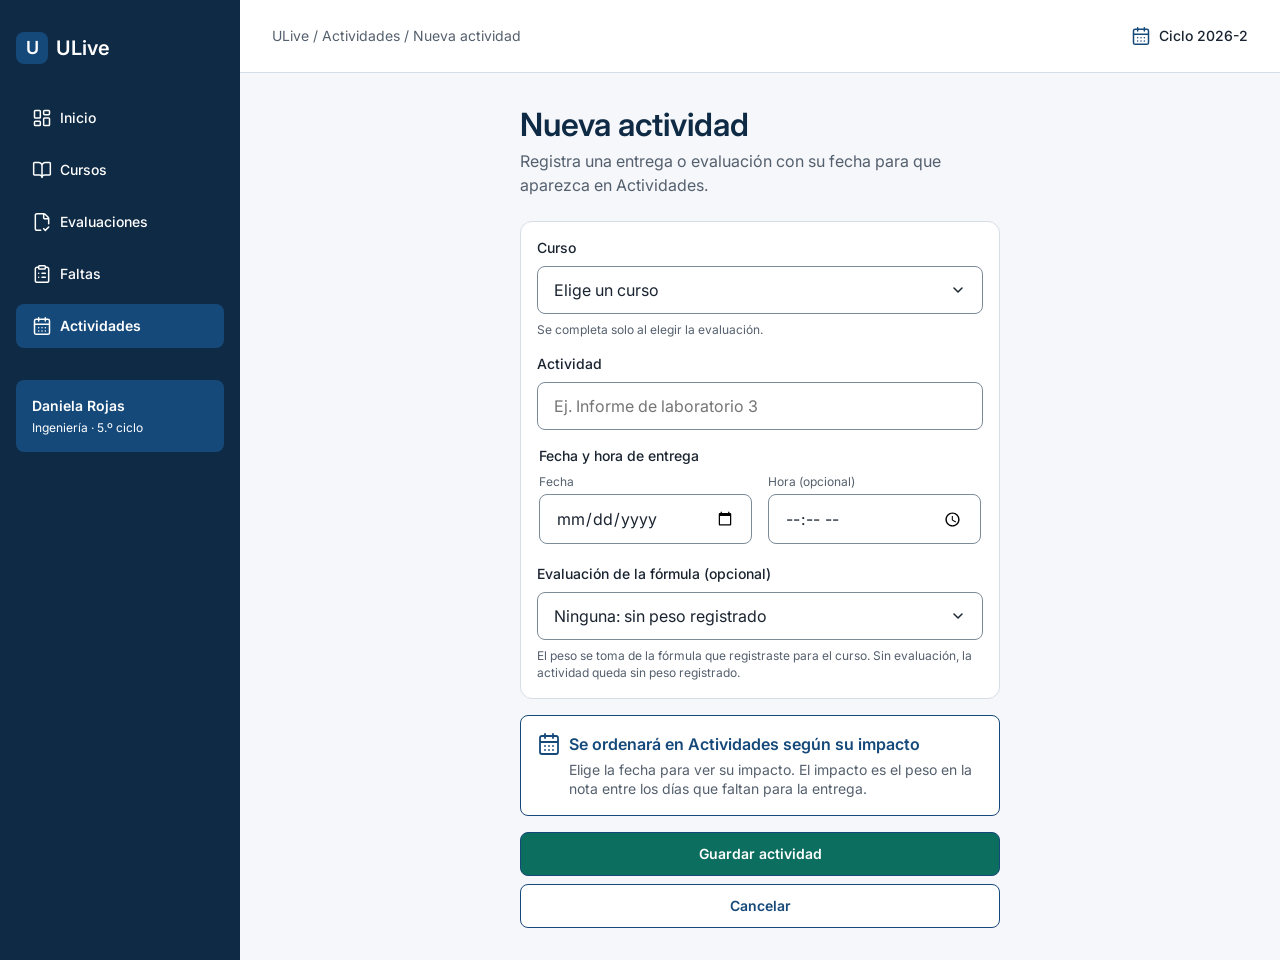
<file: app/registrar-actividad.html>
<!DOCTYPE html>
<html lang="es">
<head>
  <meta charset="UTF-8">
  <meta name="viewport" content="width=device-width, initial-scale=1.0">
  <meta name="description" content="Registra en ULive una entrega o evaluación con su fecha para que aparezca en Actividades, ordenada por impacto.">
  <meta name="author" content="EduMetrics">
  <title>Nueva actividad · ULive</title>
  <link rel="stylesheet" href="https://fonts.googleapis.com/css2?family=Inter:wght@400;500;600&display=swap">
  <link rel="stylesheet" href="../css/base.css">
  <link rel="stylesheet" href="../css/app.css">
</head>
<body>
  <div class="app">

    <!-- Navegación global: columna lateral en web, barra inferior en móvil -->
    <div class="lateral">
      <div class="lateral-contenido">
        <p class="marca-app marca-lateral"><span class="simbolo">U</span> ULive</p>
        <nav class="navegacion-app" aria-label="Navegación principal">
          <ul>
            <li>
              <a class="destino" href="inicio.html">
                <picture>
                  <source media="(max-width: 800px)" srcset="../img/nav-inicio-gris.svg">
                  <img src="../img/nav-inicio-blanco.svg" alt="">
                </picture>
                <span>Inicio</span>
              </a>
            </li>
            <li>
              <a class="destino" href="cursos.html">
                <picture>
                  <source media="(max-width: 800px)" srcset="../img/nav-cursos-gris.svg">
                  <img src="../img/nav-cursos-blanco.svg" alt="">
                </picture>
                <span>Cursos</span>
              </a>
            </li>
            <li class="destino-largo">
              <a class="destino" href="evaluaciones.html">
                <picture>
                  <source media="(max-width: 800px)" srcset="../img/nav-evaluaciones-gris.svg">
                  <img src="../img/nav-evaluaciones-blanco.svg" alt="">
                </picture>
                <span>Eva&shy;lua&shy;cio&shy;nes</span>
              </a>
            </li>
            <li>
              <a class="destino" href="faltas.html">
                <picture>
                  <source media="(max-width: 800px)" srcset="../img/nav-faltas-gris.svg">
                  <img src="../img/nav-faltas-blanco.svg" alt="">
                </picture>
                <span>Faltas</span>
              </a>
            </li>
            <li class="destino-largo">
              <a class="destino activa" href="actividades.html" aria-current="page">
                <picture>
                  <source media="(max-width: 800px)" srcset="../img/nav-actividades-primario.svg">
                  <img src="../img/nav-actividades-blanco.svg" alt="">
                </picture>
                <span>Ac&shy;ti&shy;vi&shy;da&shy;des</span>
              </a>
            </li>
          </ul>
        </nav>
        <div class="perfil-lateral">
          <p class="perfil-nombre">Daniela Rojas</p>
          <p class="perfil-detalle">Ingeniería · 5.º ciclo</p>
        </div>
      </div>
    </div>

    <div class="area">
      <header class="barra-app">
        <p class="ruta">ULive / Actividades / Nueva actividad</p>
        <p class="ciclo"><img src="../img/icono-calendario-primario.svg" alt=""> Ciclo 2026-2</p>
        <p class="marca-app marca-movil"><span class="simbolo">U</span> ULive</p>
        <p class="perfil-movil"><img src="../img/icono-usuario.svg" alt=""> Estudiante</p>
      </header>

      <main class="contenido">
        <div class="columna-estrecha">
          <div class="titulo-pantalla">
            <h1>Nueva actividad</h1>
            <p class="descripcion-pantalla">Registra una entrega o evaluación con su fecha para que aparezca en Actividades.</p>
          </div>

          <form id="form-actividad" action="actividades.html">
            <div class="tarjeta-app">
              <div class="grupo-campo">
                <label for="curso">Curso</label>
                <select id="curso" class="campo" aria-describedby="ayuda-curso error-curso" aria-invalid="false">
                  <option value="">Elige un curso</option>
                  <option value="calculo-2">Cálculo II</option>
                  <option value="programacion-3">Programación III</option>
                  <option value="fisica-2">Física II</option>
                </select>
                <p id="ayuda-curso" class="texto-auxiliar ayuda">Se completa solo al elegir la evaluación.</p>
                <p id="error-curso" class="mensaje-error"></p>
              </div>
              <div class="grupo-campo">
                <label for="actividad">Actividad</label>
                <input type="text" id="actividad" class="campo" placeholder="Ej. Informe de laboratorio 3" aria-describedby="error-actividad" aria-invalid="false">
                <p id="error-actividad" class="mensaje-error"></p>
              </div>
              <fieldset class="grupo-campo grupo-fecha">
                <legend>Fecha y hora de entrega</legend>
                <div class="fecha-hora">
                  <div class="fecha-hora-campo">
                    <label for="fecha-entrega">Fecha</label>
                    <input type="date" id="fecha-entrega" class="campo" aria-describedby="error-fecha" aria-invalid="false">
                  </div>
                  <div class="fecha-hora-campo">
                    <label for="hora-entrega">Hora (opcional)</label>
                    <input type="time" id="hora-entrega" class="campo">
                  </div>
                </div>
                <p id="error-fecha" class="mensaje-error"></p>
              </fieldset>
              <div class="grupo-campo">
                <label for="evaluacion-formula">Evaluación de la fórmula (opcional)</label>
                <!-- Solo evaluaciones pendientes: una ya calificada no recibe entregas -->
                <select id="evaluacion-formula" class="campo" aria-describedby="ayuda-formula">
                  <option value="">Ninguna: sin peso registrado</option>
                  <optgroup label="Cálculo II">
                    <option value="calculo-2-parcial-2">Parcial 2 · peso 25 %</option>
                    <option value="calculo-2-taller-3">Taller 3 · peso 10 %</option>
                    <option value="calculo-2-examen-final">Examen final · peso 20 %</option>
                  </optgroup>
                  <optgroup label="Programación III">
                    <option value="programacion-3-proyecto-api">Proyecto API · peso 30 %</option>
                  </optgroup>
                  <optgroup label="Física II">
                    <option value="fisica-2-laboratorio-3">Laboratorio 3 · peso 15 %</option>
                  </optgroup>
                </select>
                <p id="ayuda-formula" class="texto-auxiliar ayuda">El peso se toma de la fórmula que registraste para el curso. Sin evaluación, la actividad queda sin peso registrado.</p>
              </div>
            </div>

            <!-- Impacto: se recalcula al cambiar la evaluación o la fecha -->
            <div id="caja-impacto" class="caja-estado caja-info" role="status">
              <img src="../img/icono-calendario-primario.svg" alt="">
              <div class="caja-estado-texto">
                <p class="caja-titulo">Se ordenará en Actividades según su impacto</p>
                <p class="caja-detalle">
                  <span id="impacto-pendiente">Elige la fecha para ver su impacto. El impacto es el peso en la nota entre los días que faltan para la entrega.</span>
                  <span id="impacto-datos" class="impacto-datos"><span id="impacto-peso-etiqueta">Peso </span><span id="impacto-peso" class="cifra">15 %</span> · vence <span id="impacto-dias" class="cifra">en 3 días</span> · impacto <span id="impacto-valor" class="cifra">5,0</span>: quedaría <span id="impacto-posicion" class="cifra">4.º de 7</span> en Actividades.</span>
                </p>
              </div>
            </div>

            <div class="acciones-apiladas">
              <button type="submit" class="boton-app boton-principal">Guardar actividad</button>
              <a class="boton-app boton-secundario" href="actividades.html">Cancelar</a>
            </div>
          </form>
        </div>
      </main>
    </div>
  </div>

  <script src="../js/calculos.js"></script>
  <script src="../js/registrar-actividad.js"></script>
</body>
</html>
</file>
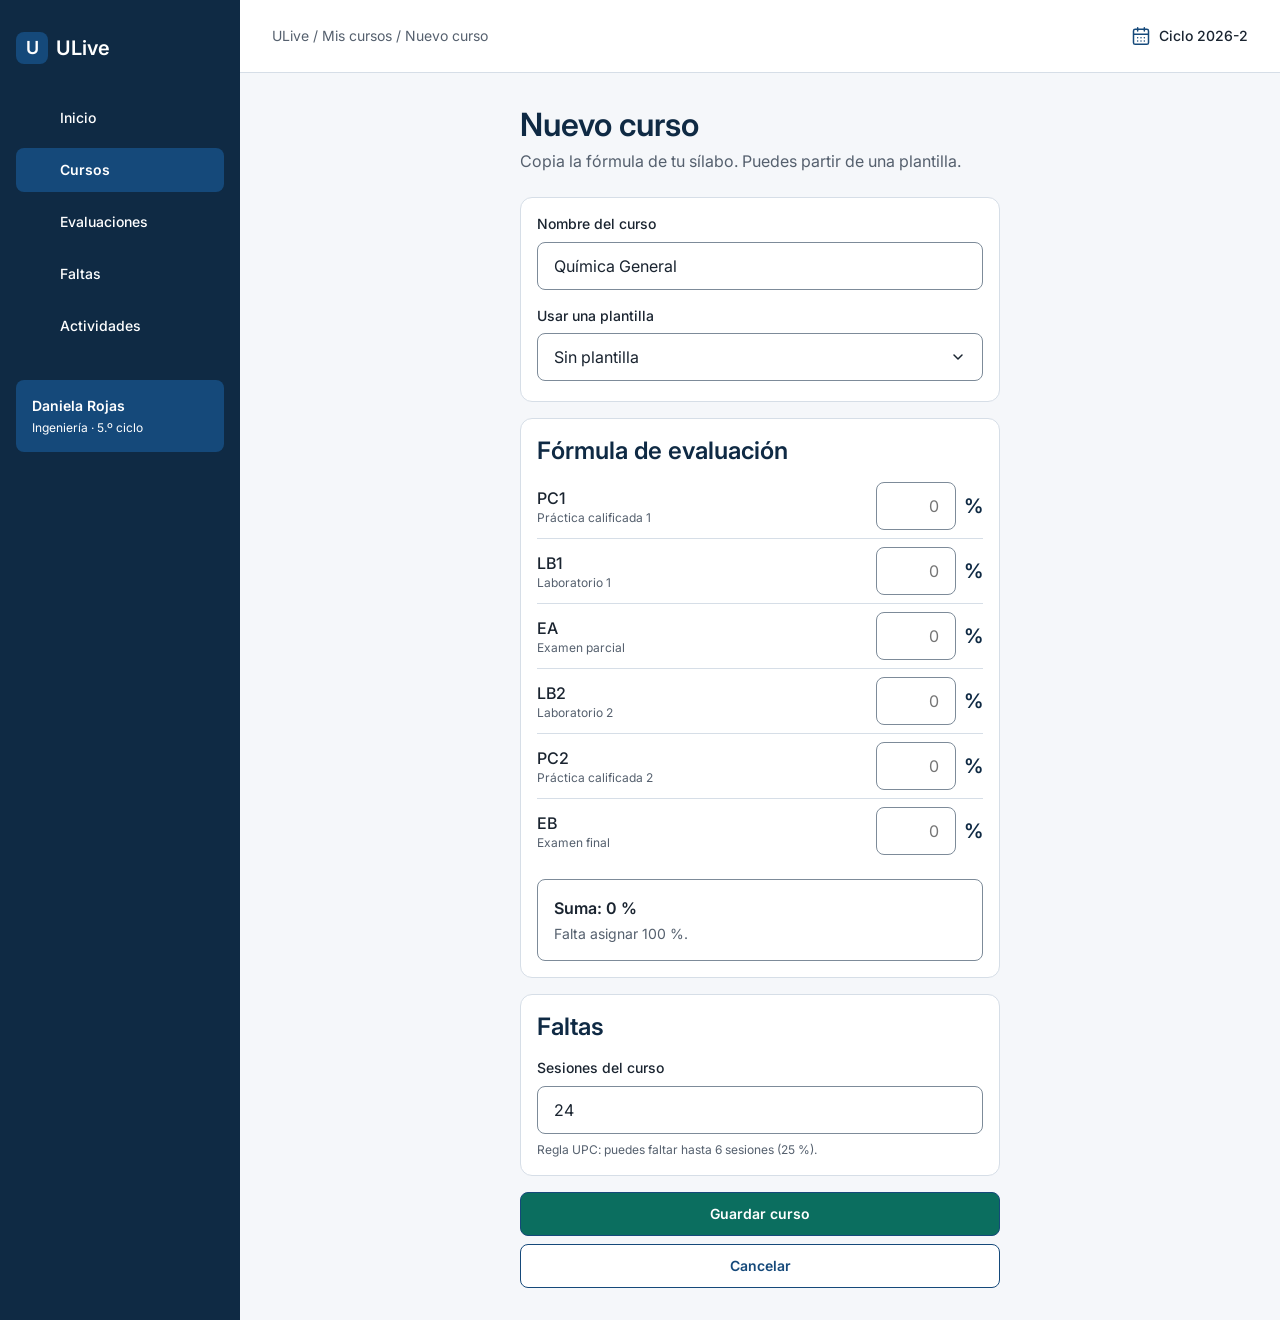
<file: app/registrar-curso.html>
<!DOCTYPE html>
<html lang="es">
<head>
  <meta charset="UTF-8">
  <meta name="viewport" content="width=device-width, initial-scale=1.0">
  <meta name="description" content="Registra un curso en ULive con la fórmula de evaluación de tu sílabo, sus sesiones y tu nota objetivo.">
  <meta name="author" content="EduMetrics">
  <title>Nuevo curso · ULive</title>
  <link rel="stylesheet" href="https://fonts.googleapis.com/css2?family=Inter:wght@400;500;600&display=swap">
  <link rel="stylesheet" href="../css/base.css">
  <link rel="stylesheet" href="../css/app.css">
</head>
<body>
  <div class="app">

    <!-- Navegación global: columna lateral en web, barra inferior en móvil -->
    <div class="lateral">
      <div class="lateral-contenido">
        <p class="marca-app marca-lateral"><span class="simbolo">U</span> ULive</p>
        <nav class="navegacion-app" aria-label="Navegación principal">
          <ul>
            <li>
              <a class="destino" href="inicio.html">
                <picture>
                  <source media="(max-width: 800px)" srcset="../img/nav-inicio-gris.svg">
                  <img src="../img/nav-inicio-blanco.svg" alt="">
                </picture>
                <span>Inicio</span>
              </a>
            </li>
            <li>
              <a class="destino activa" href="cursos.html" aria-current="page">
                <picture>
                  <source media="(max-width: 800px)" srcset="../img/nav-cursos-primario.svg">
                  <img src="../img/nav-cursos-blanco.svg" alt="">
                </picture>
                <span>Cursos</span>
              </a>
            </li>
            <li class="destino-largo">
              <a class="destino" href="evaluaciones.html">
                <picture>
                  <source media="(max-width: 800px)" srcset="../img/nav-evaluaciones-gris.svg">
                  <img src="../img/nav-evaluaciones-blanco.svg" alt="">
                </picture>
                <span>Eva&shy;lua&shy;cio&shy;nes</span>
              </a>
            </li>
            <li>
              <a class="destino" href="faltas.html">
                <picture>
                  <source media="(max-width: 800px)" srcset="../img/nav-faltas-gris.svg">
                  <img src="../img/nav-faltas-blanco.svg" alt="">
                </picture>
                <span>Faltas</span>
              </a>
            </li>
            <li class="destino-largo">
              <a class="destino" href="actividades.html">
                <picture>
                  <source media="(max-width: 800px)" srcset="../img/nav-actividades-gris.svg">
                  <img src="../img/nav-actividades-blanco.svg" alt="">
                </picture>
                <span>Ac&shy;ti&shy;vi&shy;da&shy;des</span>
              </a>
            </li>
          </ul>
        </nav>
        <div class="perfil-lateral">
          <p class="perfil-nombre">Daniela Rojas</p>
          <p class="perfil-detalle">Ingeniería · 5.º ciclo</p>
        </div>
      </div>
    </div>

    <div class="area">
      <header class="barra-app">
        <p class="ruta">ULive / Mis cursos / Nuevo curso</p>
        <p class="ciclo"><img src="../img/icono-calendario-primario.svg" alt=""> Ciclo 2026-2</p>
        <p class="marca-app marca-movil"><span class="simbolo">U</span> ULive</p>
        <p class="perfil-movil"><img src="../img/icono-usuario.svg" alt=""> Estudiante</p>
      </header>

      <main class="contenido">
        <div class="columna-estrecha">
          <div class="titulo-pantalla">
            <h1>Nuevo curso</h1>
            <p class="descripcion-pantalla">Copia la fórmula de tu sílabo. Puedes partir de una plantilla.</p>
          </div>

          <form id="form-curso" action="cursos.html">
            <!-- Nombre y plantilla -->
            <div class="tarjeta-app">
              <div class="grupo-campo">
                <label for="nombre-curso">Nombre del curso</label>
                <input type="text" id="nombre-curso" class="campo" value="Química General">
              </div>
              <div class="grupo-campo">
                <label for="plantilla">Usar una plantilla</label>
                <select id="plantilla" class="campo" aria-describedby="aviso-plantilla">
                  <option value="">Sin plantilla</option>
                  <option value="ciencias-laboratorio">Ciencias con laboratorio</option>
                </select>
                <p id="aviso-plantilla" class="caja-detalle ayuda" role="status"></p>
              </div>
            </div>

            <!-- Fórmula de evaluación -->
            <div class="tarjeta-app">
              <h2>Fórmula de evaluación</h2>
              <div class="lista-formula">
                <div class="fila-formula">
                  <label for="peso-pc1"><span class="formula-codigo">PC1</span> <span class="formula-nombre">Práctica calificada 1</span></label>
                  <input type="text" id="peso-pc1" class="campo" placeholder="0" aria-describedby="aviso-pc1 caja-suma" aria-invalid="false">
                  <span class="unidad">%</span>
                  <p id="aviso-pc1" class="mensaje-error aviso-peso"></p>
                </div>
                <div class="fila-formula">
                  <label for="peso-lb1"><span class="formula-codigo">LB1</span> <span class="formula-nombre">Laboratorio 1</span></label>
                  <input type="text" id="peso-lb1" class="campo" placeholder="0" aria-describedby="aviso-lb1 caja-suma" aria-invalid="false">
                  <span class="unidad">%</span>
                  <p id="aviso-lb1" class="mensaje-error aviso-peso"></p>
                </div>
                <div class="fila-formula">
                  <label for="peso-ea"><span class="formula-codigo">EA</span> <span class="formula-nombre">Examen parcial</span></label>
                  <input type="text" id="peso-ea" class="campo" placeholder="0" aria-describedby="aviso-ea caja-suma" aria-invalid="false">
                  <span class="unidad">%</span>
                  <p id="aviso-ea" class="mensaje-error aviso-peso"></p>
                </div>
                <div class="fila-formula">
                  <label for="peso-lb2"><span class="formula-codigo">LB2</span> <span class="formula-nombre">Laboratorio 2</span></label>
                  <input type="text" id="peso-lb2" class="campo" placeholder="0" aria-describedby="aviso-lb2 caja-suma" aria-invalid="false">
                  <span class="unidad">%</span>
                  <p id="aviso-lb2" class="mensaje-error aviso-peso"></p>
                </div>
                <div class="fila-formula">
                  <label for="peso-pc2"><span class="formula-codigo">PC2</span> <span class="formula-nombre">Práctica calificada 2</span></label>
                  <input type="text" id="peso-pc2" class="campo" placeholder="0" aria-describedby="aviso-pc2 caja-suma" aria-invalid="false">
                  <span class="unidad">%</span>
                  <p id="aviso-pc2" class="mensaje-error aviso-peso"></p>
                </div>
                <div class="fila-formula">
                  <label for="peso-eb"><span class="formula-codigo">EB</span> <span class="formula-nombre">Examen final</span></label>
                  <input type="text" id="peso-eb" class="campo" placeholder="0" aria-describedby="aviso-eb caja-suma" aria-invalid="false">
                  <span class="unidad">%</span>
                  <p id="aviso-eb" class="mensaje-error aviso-peso"></p>
                </div>
              </div>

              <!-- Suma de pesos: se recalcula al cambiar un peso -->
              <div id="caja-suma" class="caja-estado caja-suma" role="status">
                <img id="icono-suma-ok" class="icono-oculto" src="../img/icono-escudo.svg" alt="">
                <img id="icono-suma-error" class="icono-oculto" src="../img/icono-alerta-riesgo.svg" alt="">
                <div class="caja-estado-texto">
                  <p id="suma-titulo" class="caja-titulo"><span id="suma-prefijo">Suma:</span> <span id="suma-valor" class="cifra">0 %</span></p>
                  <p class="caja-detalle"><span id="suma-diferencia-texto">Falta asignar</span> <span id="suma-diferencia" class="cifra">100 %</span><span id="suma-cierre">.</span><span id="suma-consejo"></span></p>
                </div>
              </div>
            </div>

            <!-- Faltas -->
            <div class="tarjeta-app">
              <h2>Faltas</h2>
              <div class="grupo-campo">
                <label for="sesiones">Sesiones del curso</label>
                <input type="text" id="sesiones" class="campo" value="24" aria-describedby="ayuda-sesiones">
                <p id="ayuda-sesiones" class="texto-auxiliar ayuda">Regla UPC: puedes faltar hasta 6 sesiones (<span class="cifra">25 %</span>).</p>
              </div>
            </div>

            <div class="acciones-apiladas">
              <button type="submit" class="boton-app boton-principal">Guardar curso</button>
              <a class="boton-app boton-secundario" href="cursos.html">Cancelar</a>
            </div>
          </form>
        </div>
      </main>
    </div>
  </div>

  <script src="../js/calculos.js"></script>
  <script src="../js/registrar-curso.js"></script>
</body>
</html>
</file>
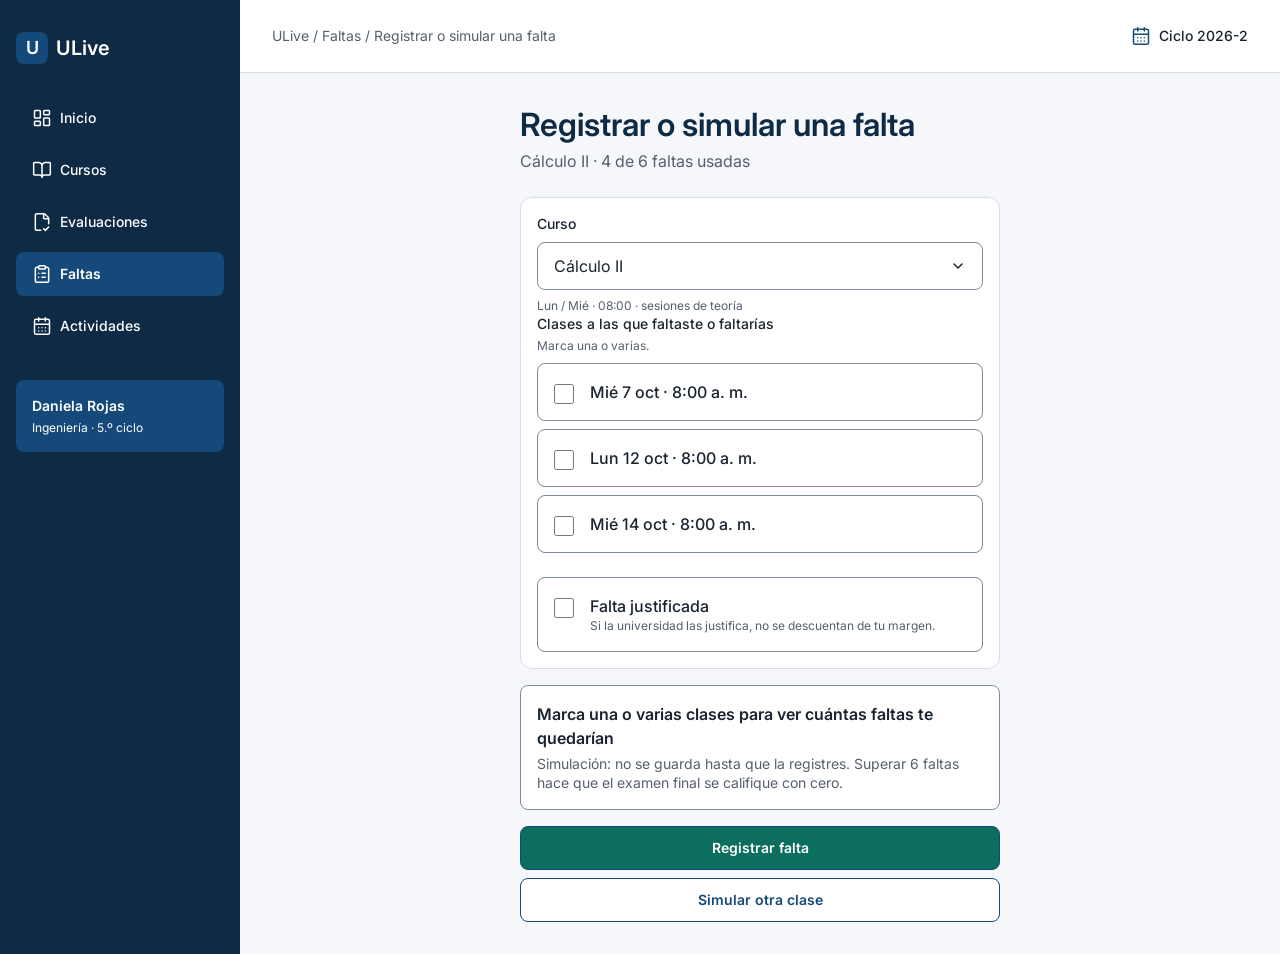
<file: app/registrar-falta.html>
<!DOCTYPE html>
<html lang="es">
<head>
  <meta charset="UTF-8">
  <meta name="viewport" content="width=device-width, initial-scale=1.0">
  <meta name="description" content="Simula en ULive cuántas faltas te quedarían si faltas a una clase, y regístrala con la consecuencia que fija la regla de la UPC.">
  <meta name="author" content="EduMetrics">
  <title>Registrar o simular una falta · ULive</title>
  <link rel="stylesheet" href="https://fonts.googleapis.com/css2?family=Inter:wght@400;500;600&display=swap">
  <link rel="stylesheet" href="../css/base.css">
  <link rel="stylesheet" href="../css/app.css">
</head>
<body>
  <div class="app">

    <!-- Navegación global: columna lateral en web, barra inferior en móvil -->
    <div class="lateral">
      <div class="lateral-contenido">
        <p class="marca-app marca-lateral"><span class="simbolo">U</span> ULive</p>
        <nav class="navegacion-app" aria-label="Navegación principal">
          <ul>
            <li>
              <a class="destino" href="inicio.html">
                <picture>
                  <source media="(max-width: 800px)" srcset="../img/nav-inicio-gris.svg">
                  <img src="../img/nav-inicio-blanco.svg" alt="">
                </picture>
                <span>Inicio</span>
              </a>
            </li>
            <li>
              <a class="destino" href="cursos.html">
                <picture>
                  <source media="(max-width: 800px)" srcset="../img/nav-cursos-gris.svg">
                  <img src="../img/nav-cursos-blanco.svg" alt="">
                </picture>
                <span>Cursos</span>
              </a>
            </li>
            <li class="destino-largo">
              <a class="destino" href="evaluaciones.html">
                <picture>
                  <source media="(max-width: 800px)" srcset="../img/nav-evaluaciones-gris.svg">
                  <img src="../img/nav-evaluaciones-blanco.svg" alt="">
                </picture>
                <span>Eva&shy;lua&shy;cio&shy;nes</span>
              </a>
            </li>
            <li>
              <a class="destino activa" href="faltas.html" aria-current="page">
                <picture>
                  <source media="(max-width: 800px)" srcset="../img/nav-faltas-primario.svg">
                  <img src="../img/nav-faltas-blanco.svg" alt="">
                </picture>
                <span>Faltas</span>
              </a>
            </li>
            <li class="destino-largo">
              <a class="destino" href="actividades.html">
                <picture>
                  <source media="(max-width: 800px)" srcset="../img/nav-actividades-gris.svg">
                  <img src="../img/nav-actividades-blanco.svg" alt="">
                </picture>
                <span>Ac&shy;ti&shy;vi&shy;da&shy;des</span>
              </a>
            </li>
          </ul>
        </nav>
        <div class="perfil-lateral">
          <p class="perfil-nombre">Daniela Rojas</p>
          <p class="perfil-detalle">Ingeniería · 5.º ciclo</p>
        </div>
      </div>
    </div>

    <div class="area">
      <header class="barra-app">
        <p class="ruta">ULive / Faltas / Registrar o simular una falta</p>
        <p class="ciclo"><img src="../img/icono-calendario-primario.svg" alt=""> Ciclo 2026-2</p>
        <p class="marca-app marca-movil"><span class="simbolo">U</span> ULive</p>
        <p class="perfil-movil"><img src="../img/icono-usuario.svg" alt=""> Estudiante</p>
      </header>

      <main class="contenido">
        <div class="columna-estrecha">

          <!-- Al registrar, el JS cambia el título por el de J25 -->
          <div class="titulo-pantalla">
            <h1 id="titulo-falta">Registrar o simular una falta</h1>
            <p class="descripcion-pantalla"><span id="descripcion-falta">Cálculo II · </span><span id="descripcion-falta-cifra" class="cifra">4 de 6 faltas usadas</span></p>
          </div>

          <!-- Estado 1 (J19): registrar o simular una o varias faltas -->
          <div id="vista-falta">

            <form id="form-falta" action="registrar-falta.html">
              <div class="tarjeta-app">
                <div class="grupo-campo">
                  <label for="curso-falta">Curso</label>
                  <!-- El prototipo solo detalla las faltas de Cálculo II -->
                  <select id="curso-falta" class="campo" aria-describedby="ayuda-curso-falta">
                    <option value="calculo-2">Cálculo II</option>
                  </select>
                  <p id="ayuda-curso-falta" class="texto-auxiliar ayuda">Lun / Mié · 08:00 · sesiones de teoría</p>
                </div>
                <!-- Se pueden marcar varias clases para ver si se supera el límite -->
                <fieldset id="grupo-clases" class="grupo-campo grupo-opciones">
                  <legend>Clases a las que faltaste o faltarías</legend>
                  <p class="texto-auxiliar">Marca una o varias.</p>
                  <label id="opcion-mie-7-oct" class="opcion-casilla" for="clase-mie-7-oct">
                    <input type="checkbox" id="clase-mie-7-oct" aria-describedby="error-clase" aria-invalid="false">
                    <span class="casilla-texto"><span class="casilla-titulo">Mié 7 oct · 8:00 a. m.</span></span>
                  </label>
                  <label id="opcion-lun-12-oct" class="opcion-casilla" for="clase-lun-12-oct">
                    <input type="checkbox" id="clase-lun-12-oct" aria-describedby="error-clase" aria-invalid="false">
                    <span class="casilla-texto"><span class="casilla-titulo">Lun 12 oct · 8:00 a. m.</span></span>
                  </label>
                  <label id="opcion-mie-14-oct" class="opcion-casilla" for="clase-mie-14-oct">
                    <input type="checkbox" id="clase-mie-14-oct" aria-describedby="error-clase" aria-invalid="false">
                    <span class="casilla-texto"><span class="casilla-titulo">Mié 14 oct · 8:00 a. m.</span></span>
                  </label>
                  <p id="error-clase" class="mensaje-error"></p>
                </fieldset>
                <div class="grupo-campo">
                  <label class="opcion-casilla" for="justificada">
                    <input type="checkbox" id="justificada">
                    <span class="casilla-texto">
                      <span class="casilla-titulo">Falta justificada</span>
                      <span class="casilla-detalle">Si la universidad las justifica, no se descuentan de tu margen.</span>
                    </span>
                  </label>
                </div>
              </div>

              <!-- Simulación: se actualiza al elegir la clase o marcar la casilla -->
              <div id="caja-simulacion" class="caja-estado" role="status">
                <img id="icono-sim-seguro" class="icono-oculto" src="../img/icono-escudo.svg" alt="">
                <img id="icono-sim-atencion" class="icono-oculto" src="../img/icono-alerta.svg" alt="">
                <img id="icono-sim-riesgo" class="icono-oculto" src="../img/icono-alerta-riesgo.svg" alt="">
                <div class="caja-estado-texto">
                  <p id="simulacion-titulo" class="caja-titulo">Marca una o varias clases para ver cuántas faltas te quedarían</p>
                  <p id="simulacion-detalle" class="caja-detalle">Simulación: no se guarda hasta que la registres. Superar 6 faltas hace que el examen final se califique con cero.</p>
                </div>
              </div>

              <div class="acciones-apiladas">
                <button type="submit" class="boton-app boton-principal">Registrar falta</button>
                <a class="boton-app boton-secundario" href="registrar-falta.html">Simular otra clase</a>
              </div>
            </form>
          </div>

          <!-- Anuncio (role="status"): existe desde la carga, vacío y sin alto -->
          <p id="anuncio-falta" class="resultado-anuncio" role="status"></p>

          <!-- Estado 2 (J25): empieza oculto; el JS lo muestra al registrar -->
          <section id="vista-registrada" class="vista-resultado">
            <div id="caja-registrada" class="caja-estado">
              <img id="icono-reg-seguro" class="icono-oculto" src="../img/icono-escudo.svg" alt="">
              <img id="icono-reg-atencion" class="icono-oculto" src="../img/icono-alerta.svg" alt="">
              <img id="icono-reg-riesgo" class="icono-oculto" src="../img/icono-alerta-riesgo.svg" alt="">
              <div class="caja-estado-texto">
                <p id="registrada-titulo" class="caja-titulo">Te queda 1 falta en Cálculo II</p>
                <p id="registrada-consecuencia" class="caja-detalle">Si superas 6 faltas, tu examen final se califica con cero (regla UPC). Te avisaremos antes de cada clase.</p>
              </div>
            </div>

            <section class="resumenes resumenes-faltas">
              <article class="resumen">
                <p class="resumen-etiqueta">Usadas</p>
                <p id="registrada-usadas" class="resumen-valor">5</p>
                <p class="resumen-nota">de 24 sesiones</p>
              </article>
              <article class="resumen">
                <p class="resumen-etiqueta">Máximo</p>
                <p class="resumen-valor">6</p>
                <p class="resumen-nota"><span class="cifra">25 %</span></p>
              </article>
              <article class="resumen">
                <p class="resumen-etiqueta">Restantes</p>
                <p id="registrada-restantes" class="resumen-valor">1</p>
                <p id="registrada-restantes-nota" class="resumen-nota">disponible</p>
              </article>
            </section>

            <section class="tarjeta-app">
              <h2>Faltas registradas</h2>
              <ul class="lista-separada lista-desglose lista-faltas">
                <li><p class="falta-fecha">Lun 14 sep · Teoría</p></li>
                <li><p class="falta-fecha">Mié 23 sep · Teoría</p></li>
                <li><p class="falta-fecha">Lun 28 sep · Teoría</p></li>
                <li><p class="falta-fecha">Lun 5 oct · Teoría</p></li>
                <!-- Nuevas: el JS muestra solo las clases marcadas -->
                <li id="registrada-mie-7-oct">
                  <p class="falta-fecha">Mié 7 oct · Teoría</p>
                  <p id="marca-mie-7-oct" class="texto-auxiliar">Registrada hoy</p>
                </li>
                <li id="registrada-lun-12-oct">
                  <p class="falta-fecha">Lun 12 oct · Teoría</p>
                  <p id="marca-lun-12-oct" class="texto-auxiliar">Registrada hoy</p>
                </li>
                <li id="registrada-mie-14-oct">
                  <p class="falta-fecha">Mié 14 oct · Teoría</p>
                  <p id="marca-mie-14-oct" class="texto-auxiliar">Registrada hoy</p>
                </li>
              </ul>
            </section>

            <div class="acciones-apiladas">
              <a class="boton-app boton-principal" href="faltas.html">Volver a Faltas</a>
              <button type="button" id="boton-deshacer" class="boton-app boton-secundario">Deshacer el registro</button>
            </div>
          </section>
        </div>
      </main>
    </div>
  </div>

  <script src="../js/calculos.js"></script>
  <script src="../js/registrar-falta.js"></script>
</body>
</html>
</file>
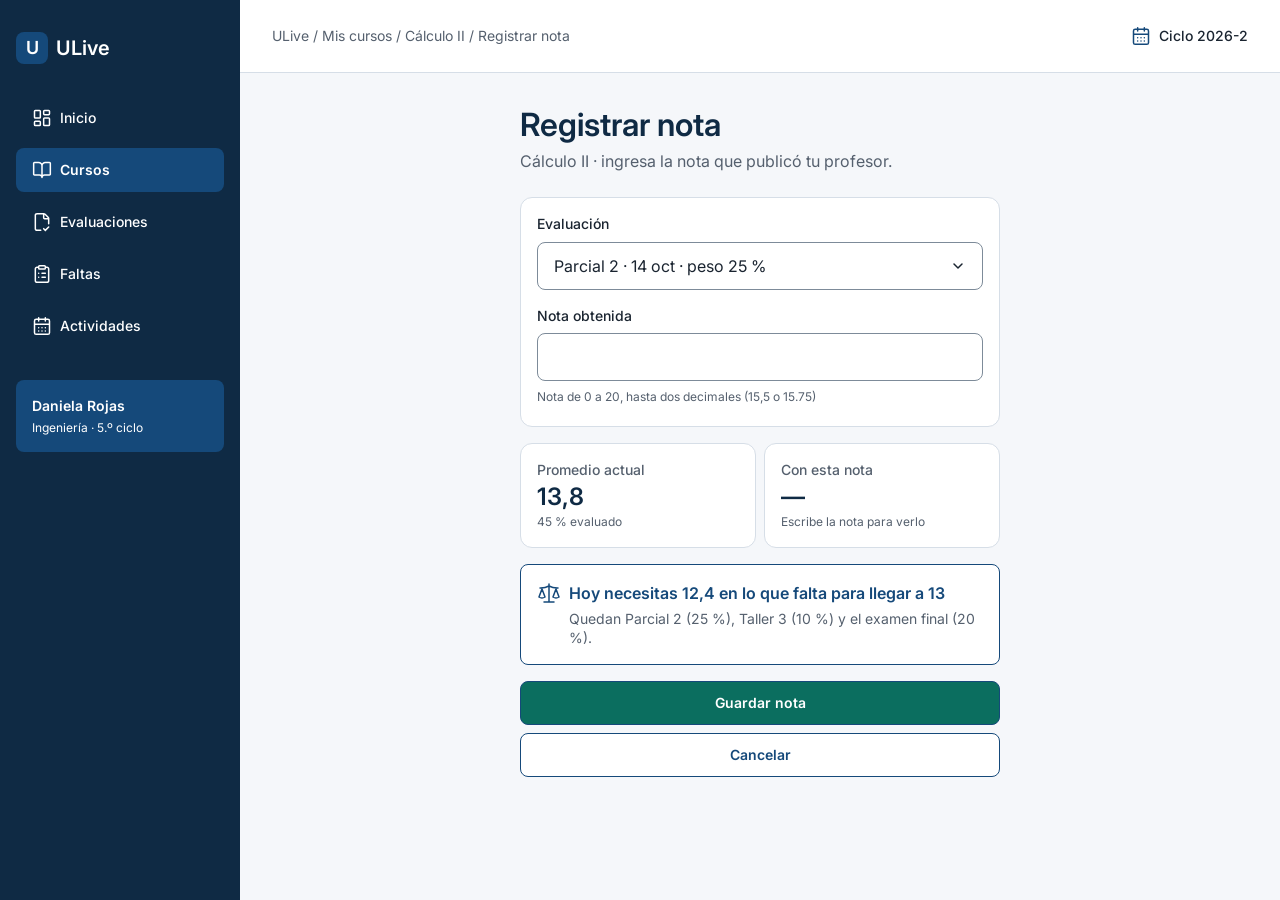
<file: app/registrar-nota.html>
<!DOCTYPE html>
<html lang="es">
<head>
  <meta charset="UTF-8">
  <meta name="viewport" content="width=device-width, initial-scale=1.0">
  <meta name="description" content="Registra en ULive la nota que publicó tu profesor y mira antes de guardar cómo cambian tu promedio y la nota que necesitas.">
  <meta name="author" content="EduMetrics">
  <title>Registrar nota · ULive</title>
  <link rel="stylesheet" href="https://fonts.googleapis.com/css2?family=Inter:wght@400;500;600&display=swap">
  <link rel="stylesheet" href="../css/base.css">
  <link rel="stylesheet" href="../css/app.css">
</head>
<body>
  <div class="app">

    <!-- Navegación global: columna lateral en web, barra inferior en móvil -->
    <div class="lateral">
      <div class="lateral-contenido">
        <p class="marca-app marca-lateral"><span class="simbolo">U</span> ULive</p>
        <nav class="navegacion-app" aria-label="Navegación principal">
          <ul>
            <li>
              <a class="destino" href="inicio.html">
                <picture>
                  <source media="(max-width: 800px)" srcset="../img/nav-inicio-gris.svg">
                  <img src="../img/nav-inicio-blanco.svg" alt="">
                </picture>
                <span>Inicio</span>
              </a>
            </li>
            <li>
              <a class="destino activa" href="cursos.html" aria-current="page">
                <picture>
                  <source media="(max-width: 800px)" srcset="../img/nav-cursos-primario.svg">
                  <img src="../img/nav-cursos-blanco.svg" alt="">
                </picture>
                <span>Cursos</span>
              </a>
            </li>
            <li class="destino-largo">
              <a class="destino" href="evaluaciones.html">
                <picture>
                  <source media="(max-width: 800px)" srcset="../img/nav-evaluaciones-gris.svg">
                  <img src="../img/nav-evaluaciones-blanco.svg" alt="">
                </picture>
                <span>Eva&shy;lua&shy;cio&shy;nes</span>
              </a>
            </li>
            <li>
              <a class="destino" href="faltas.html">
                <picture>
                  <source media="(max-width: 800px)" srcset="../img/nav-faltas-gris.svg">
                  <img src="../img/nav-faltas-blanco.svg" alt="">
                </picture>
                <span>Faltas</span>
              </a>
            </li>
            <li class="destino-largo">
              <a class="destino" href="actividades.html">
                <picture>
                  <source media="(max-width: 800px)" srcset="../img/nav-actividades-gris.svg">
                  <img src="../img/nav-actividades-blanco.svg" alt="">
                </picture>
                <span>Ac&shy;ti&shy;vi&shy;da&shy;des</span>
              </a>
            </li>
          </ul>
        </nav>
        <div class="perfil-lateral">
          <p class="perfil-nombre">Daniela Rojas</p>
          <p class="perfil-detalle">Ingeniería · 5.º ciclo</p>
        </div>
      </div>
    </div>

    <div class="area">
      <header class="barra-app">
        <p class="ruta">ULive / Mis cursos / Cálculo II / Registrar nota</p>
        <p class="ciclo"><img src="../img/icono-calendario-primario.svg" alt=""> Ciclo 2026-2</p>
        <p class="marca-app marca-movil"><span class="simbolo">U</span> ULive</p>
        <p class="perfil-movil"><img src="../img/icono-usuario.svg" alt=""> Estudiante</p>
      </header>

      <main class="contenido">
        <div class="columna-estrecha">
          <div class="titulo-pantalla">
            <h1>Registrar nota</h1>
            <p class="descripcion-pantalla">Cálculo II · ingresa la nota que publicó tu profesor.</p>
          </div>

          <form id="form-nota" action="curso.html">
            <div class="tarjeta-app">
              <div class="grupo-campo">
                <label for="evaluacion">Evaluación</label>
                <select id="evaluacion" class="campo">
                  <option value="parcial-2">Parcial 2 · 14 oct · peso 25 %</option>
                  <option value="taller-3">Taller 3 · 6 oct · peso 10 %</option>
                  <option value="examen-final">Examen final · peso 20 %</option>
                </select>
              </div>
              <div class="grupo-campo">
                <label for="nota">Nota obtenida</label>
                <input type="text" id="nota" class="campo" aria-describedby="ayuda-nota error-nota" aria-invalid="false">
                <p id="ayuda-nota" class="texto-auxiliar ayuda">Nota de 0 a 20, hasta dos decimales (15,5 o 15.75)</p>
                <p id="error-nota" class="mensaje-error"></p>
              </div>
            </div>

            <!-- Vista previa antes de guardar: se actualiza al cambiar la nota o la evaluación -->
            <div class="vista-previa-nota" role="status">
              <div class="comparacion">
                <div class="resumen">
                  <p class="resumen-etiqueta">Promedio actual</p>
                  <p class="resumen-valor">13,8</p>
                  <p class="resumen-nota"><span class="cifra">45 %</span> evaluado</p>
                </div>
                <div class="resumen">
                  <p class="resumen-etiqueta">Con esta nota</p>
                  <p id="promedio-con-nota" class="resumen-valor">—</p>
                  <p id="evaluado-con-nota" class="resumen-nota cifra">Escribe la nota para verlo</p>
                </div>
              </div>

              <div class="caja-estado caja-info caja-separada">
                <img src="../img/icono-balanza.svg" alt="">
                <div class="caja-estado-texto">
                  <p id="necesaria-titulo" class="caja-titulo">Hoy necesitas 12,4 en lo que falta para llegar a 13</p>
                  <!-- Evaluaciones que quedan: cada span no se parte -->
                  <p class="caja-detalle">Quedan <span id="queda-1">Parcial 2 (25 %)</span><span id="separador-1">, </span><span id="queda-2">Taller 3 (10 %)</span><span id="separador-2"> y </span><span id="queda-3">el examen final (20 %)</span>.</p>
                </div>
              </div>
            </div>

            <div class="acciones-apiladas">
              <button type="submit" class="boton-app boton-principal">Guardar nota</button>
              <a class="boton-app boton-secundario" href="curso.html">Cancelar</a>
            </div>
          </form>
        </div>
      </main>
    </div>
  </div>

  <script src="../js/calculos.js"></script>
  <script src="../js/registrar-nota.js"></script>
</body>
</html>
</file>
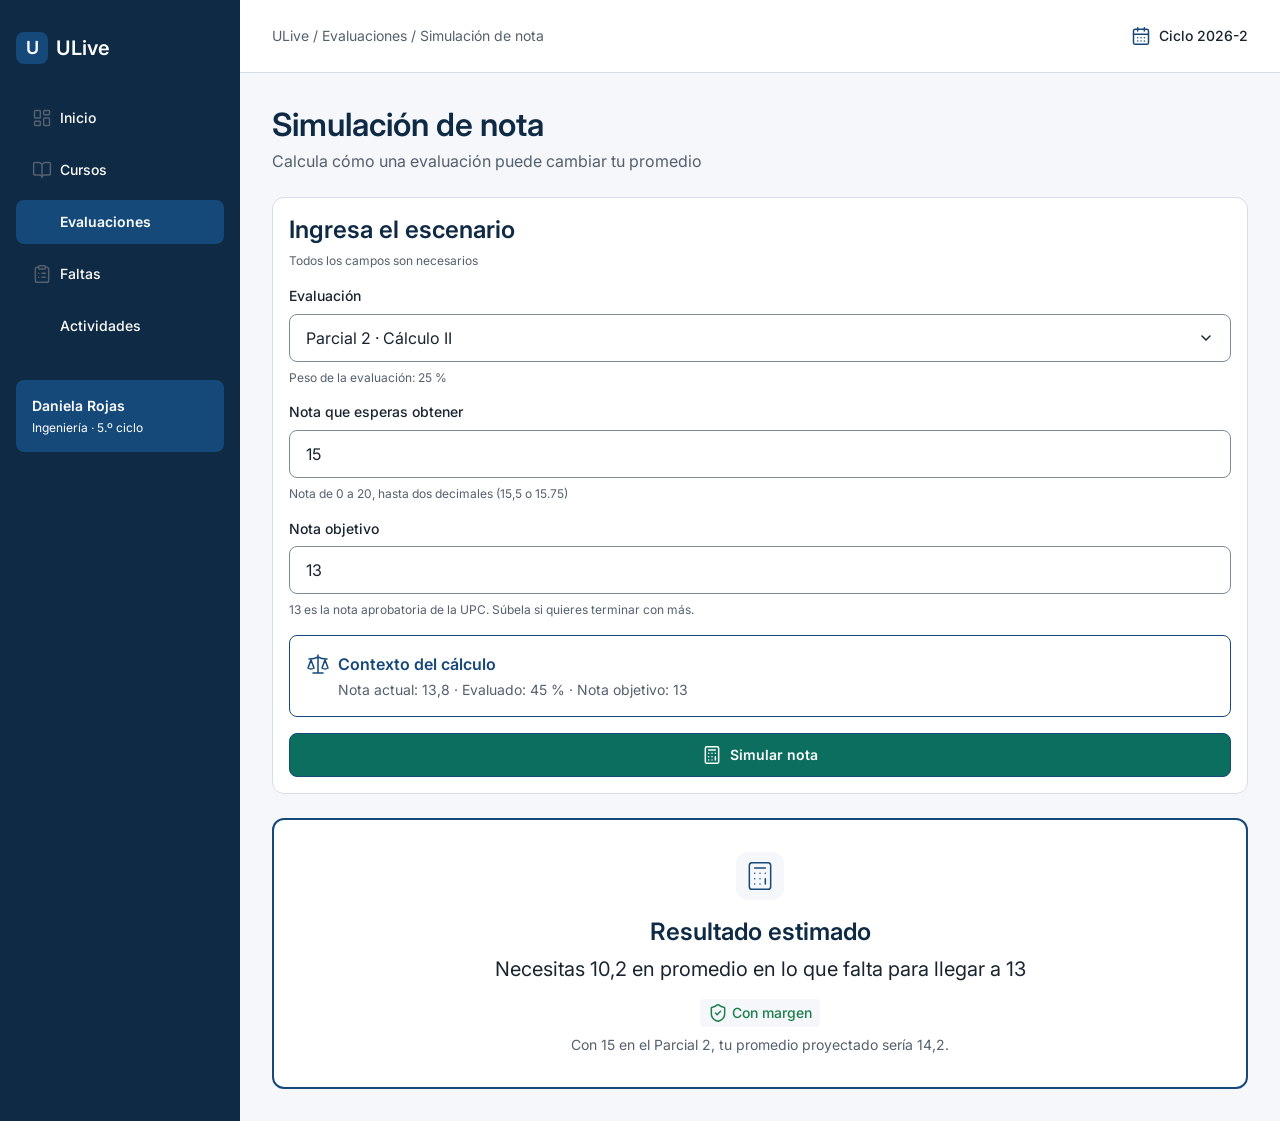
<file: app/simulacion.html>
<!DOCTYPE html>
<html lang="es">
<head>
  <meta charset="UTF-8">
  <meta name="viewport" content="width=device-width, initial-scale=1.0">
  <meta name="description" content="Simula en ULive cómo una evaluación puede cambiar tu promedio y cuánto necesitarías en lo que falta.">
  <meta name="author" content="EduMetrics">
  <title>Simulación de nota · ULive</title>
  <link rel="stylesheet" href="https://fonts.googleapis.com/css2?family=Inter:wght@400;500;600&display=swap">
  <link rel="stylesheet" href="../css/base.css">
  <link rel="stylesheet" href="../css/app.css">
</head>
<body>
  <div class="app">

    <!-- Navegación global: columna lateral en web, barra inferior en móvil -->
    <div class="lateral">
      <div class="lateral-contenido">
        <p class="marca-app marca-lateral"><span class="simbolo">U</span> ULive</p>
        <nav class="navegacion-app" aria-label="Navegación principal">
          <ul>
            <li>
              <a class="destino" href="inicio.html">
                <picture>
                  <source media="(max-width: 800px)" srcset="../img/nav-inicio-gris.svg">
                  <img src="../img/nav-inicio-blanco.svg" alt="">
                </picture>
                <span>Inicio</span>
              </a>
            </li>
            <li>
              <a class="destino" href="cursos.html">
                <picture>
                  <source media="(max-width: 800px)" srcset="../img/nav-cursos-gris.svg">
                  <img src="../img/nav-cursos-blanco.svg" alt="">
                </picture>
                <span>Cursos</span>
              </a>
            </li>
            <li class="destino-largo">
              <a class="destino activa" href="evaluaciones.html" aria-current="page">
                <picture>
                  <source media="(max-width: 800px)" srcset="../img/nav-evaluaciones-primario.svg">
                  <img src="../img/nav-evaluaciones-blanco.svg" alt="">
                </picture>
                <span>Eva&shy;lua&shy;cio&shy;nes</span>
              </a>
            </li>
            <li>
              <a class="destino" href="faltas.html">
                <picture>
                  <source media="(max-width: 800px)" srcset="../img/nav-faltas-gris.svg">
                  <img src="../img/nav-faltas-blanco.svg" alt="">
                </picture>
                <span>Faltas</span>
              </a>
            </li>
            <li class="destino-largo">
              <a class="destino" href="actividades.html">
                <picture>
                  <source media="(max-width: 800px)" srcset="../img/nav-actividades-gris.svg">
                  <img src="../img/nav-actividades-blanco.svg" alt="">
                </picture>
                <span>Ac&shy;ti&shy;vi&shy;da&shy;des</span>
              </a>
            </li>
          </ul>
        </nav>
        <div class="perfil-lateral">
          <p class="perfil-nombre">Daniela Rojas</p>
          <p class="perfil-detalle">Ingeniería · 5.º ciclo</p>
        </div>
      </div>
    </div>

    <div class="area">
      <header class="barra-app">
        <p class="ruta">ULive / Evaluaciones / Simulación de nota</p>
        <p class="ciclo"><img src="../img/icono-calendario-primario.svg" alt=""> Ciclo 2026-2</p>
        <p class="marca-app marca-movil"><span class="simbolo">U</span> ULive</p>
        <p class="perfil-movil"><img src="../img/icono-usuario.svg" alt=""> Estudiante</p>
      </header>

      <main class="contenido">
        <div class="titulo-pantalla">
          <h1>Simulación de nota</h1>
          <p class="descripcion-pantalla">Calcula cómo una evaluación puede cambiar tu promedio</p>
        </div>

        <!-- Estado 1 (J4, J16): escenario y resultado estimado -->
        <div id="vista-formulario" class="dos-columnas columnas-ajustables">
          <form id="form-simulacion" class="tarjeta-app columna-formulario" action="simulacion.html">
            <h2>Ingresa el escenario</h2>
            <p class="texto-auxiliar">Todos los campos son necesarios</p>
            <div class="grupo-campo">
              <label for="evaluacion-simulada">Evaluación</label>
              <select id="evaluacion-simulada" class="campo" aria-describedby="peso-simulado">
                <option value="parcial-2">Parcial 2 · Cálculo II</option>
                <option value="taller-3">Taller 3 · Cálculo II</option>
                <option value="examen-final">Examen final · Cálculo II</option>
              </select>
              <p id="peso-simulado" class="texto-auxiliar ayuda">Peso de la evaluación: <span id="peso-simulado-valor" class="cifra">25 %</span></p>
            </div>
            <div class="grupo-campo">
              <label for="nota-esperada">Nota que esperas obtener</label>
              <input type="text" id="nota-esperada" class="campo" value="15" aria-describedby="ayuda-esperada error-esperada" aria-invalid="false">
              <p id="ayuda-esperada" class="texto-auxiliar ayuda">Nota de 0 a 20, hasta dos decimales (15,5 o 15.75)</p>
              <p id="error-esperada" class="mensaje-error"></p>
            </div>
            <div class="grupo-campo">
              <label for="nota-objetivo">Nota objetivo</label>
              <input type="text" id="nota-objetivo" class="campo" value="13" aria-describedby="ayuda-objetivo error-objetivo" aria-invalid="false">
              <p id="ayuda-objetivo" class="texto-auxiliar ayuda">13 es la nota aprobatoria de la UPC. Súbela si quieres terminar con más.</p>
              <p id="error-objetivo" class="mensaje-error"></p>
            </div>
            <div class="caja-estado caja-info caja-separada">
              <img src="../img/icono-balanza.svg" alt="">
              <div class="caja-estado-texto">
                <p class="caja-titulo">Contexto del cálculo</p>
                <p class="caja-detalle">Nota actual: 13,8 · Evaluado: <span class="cifra">45 %</span> · Nota objetivo: <span id="contexto-objetivo" class="cifra">13</span></p>
              </div>
            </div>
            <div class="acciones-apiladas acciones-formulario">
              <button type="submit" class="boton-app boton-principal boton-con-icono"><img src="../img/icono-calculadora-blanco.svg" alt=""> <span>Simular nota</span></button>
            </div>
          </form>

          <!-- Resultado estimado: se actualiza al cambiar la evaluación o la nota -->
          <section class="panel-resultado columna-ancha" role="status">
            <span class="icono-resultado"><img src="../img/icono-calculadora-grande.svg" alt=""></span>
            <h2>Resultado estimado</h2>
            <p id="resultado-necesaria" class="resultado-texto">Necesitas 10,2 en promedio en lo que falta para llegar a 13</p>
            <div class="estado-linea">
              <span id="estado-seguro" class="estado estado-seguro"><img src="../img/icono-escudo.svg" alt=""> <span id="texto-estado-seguro">Con margen</span></span>
              <span id="estado-atencion" class="estado estado-atencion estado-oculto"><img src="../img/icono-alerta.svg" alt=""> <span id="texto-estado-atencion">Depende del final</span></span>
              <span id="estado-riesgo" class="estado estado-riesgo estado-oculto"><img src="../img/icono-alerta-riesgo.svg" alt=""> <span id="texto-estado-riesgo">En riesgo</span></span>
            </div>
            <p id="resultado-detalle" class="resultado-detalle">Con 15 en el Parcial 2, tu promedio proyectado sería 14,2.</p>
          </section>
        </div>

        <!-- Anuncio (role="status"): existe desde la carga, vacío y sin alto, para leerse al recibir texto -->
        <p id="anuncio-resultado" class="resultado-anuncio" role="status"></p>

        <!-- Estado 2 (J5, J17): empieza oculto; el JS lo muestra al enviar una nota válida -->
        <section id="vista-resultado" class="vista-resultado">
          <h2>Resultado de simulación</h2>
          <div class="dos-columnas columnas-ajustables">
            <div class="panel-resultado columna-formulario">
              <p class="resultado-antetitulo">Si obtienes <span id="r-nota">15</span> en <span id="r-evaluacion">el Parcial 2</span></p>
              <p id="r-proyectado" class="resultado-cifra dato-numerico">14,2</p>
              <p class="resultado-texto">sería tu nota acumulada</p>

              <!-- Nota calculada y oficial (HU-13): el JS muestra solo el ícono del tono que corresponde -->
              <div id="r-redondeo" class="caja-estado caja-info caja-redondeo">
                <img id="r-redondeo-icono-info" src="../img/icono-balanza.svg" alt="">
                <img id="r-redondeo-icono-atencion" class="icono-oculto" src="../img/icono-alerta.svg" alt="">
                <div class="caja-estado-texto">
                  <p id="r-redondeo-titulo" class="caja-titulo">Nota calculada 14,21 · nota oficial 14</p>
                  <p id="r-redondeo-detalle" class="caja-detalle">Si el curso terminara con este promedio, tu nota oficial sería 14 (la UPC redondea desde 0,50).</p>
                </div>
              </div>

              <div class="caja-estado caja-info">
                <img src="../img/icono-balanza.svg" alt="">
                <div class="caja-estado-texto">
                  <p id="r-necesaria-titulo" class="caja-titulo">Necesitas 10,2 en promedio en lo que falta para llegar a 13</p>
                  <p class="caja-detalle">Este es el dato decisivo para alcanzar la meta del curso.</p>
                </div>
              </div>

              <div class="resumenes">
                <div class="resumen">
                  <p class="resumen-etiqueta">Nota necesaria</p>
                  <p id="r-necesaria" class="resumen-valor">10,2</p>
                  <p id="r-necesaria-meta" class="resumen-nota">para llegar a 13</p>
                </div>
                <div class="resumen">
                  <p class="resumen-etiqueta">Evaluación</p>
                  <p id="r-peso" class="resumen-valor cifra">25 %</p>
                  <p id="r-nombre" class="resumen-nota">Parcial 2</p>
                </div>
              </div>

              <div class="acciones-app">
                <button type="button" id="boton-nueva" class="boton-app boton-principal boton-con-icono boton-ancho"><img src="../img/icono-calculadora-blanco.svg" alt=""> <span>Nueva simulación</span></button>
              </div>
            </div>

            <div class="columna-ancha">
              <!-- Desglose del cálculo -->
              <section class="panel">
                <h3>Cómo se calculó</h3>
                <p class="texto-auxiliar">Desglose del escenario simulado</p>
                <ul class="lista-separada lista-desglose">
                  <li>
                    <div class="elemento-lista">
                      <span class="icono-curso"><img src="../img/icono-calculadora.svg" alt=""></span>
                      <span class="curso-info">
                        <span class="curso-nombre">Acumulado actual</span>
                        <span class="curso-detalle"><span class="cifra">45 %</span> evaluado</span>
                      </span>
                      <span class="valor-fila">13,8</span>
                    </div>
                  </li>
                  <li>
                    <div class="elemento-lista">
                      <span class="icono-curso"><img src="../img/icono-calculadora.svg" alt=""></span>
                      <span class="curso-info">
                        <span class="curso-nombre">Escenario simulado</span>
                        <span class="curso-detalle"><span id="r-escenario-nombre">Parcial 2</span> · <span id="r-escenario-peso" class="cifra">25 %</span></span>
                      </span>
                      <span id="r-escenario-nota" class="valor-fila">15</span>
                    </div>
                  </li>
                  <li>
                    <div class="elemento-lista">
                      <span class="icono-curso"><img src="../img/icono-calculadora.svg" alt=""></span>
                      <span class="curso-info">
                        <span class="curso-nombre">Proyección</span>
                        <span class="curso-detalle"><span id="r-evaluado" class="cifra">70 %</span> evaluado</span>
                      </span>
                      <span id="r-proyectado-desglose" class="valor-fila">14,2</span>
                    </div>
                  </li>
                </ul>
              </section>

              <!-- Estado del curso con este resultado -->
              <section class="panel panel-pie">
                <h3>Contexto</h3>
                <div class="estado-linea estado-separado">
                  <span id="r-estado-seguro" class="estado estado-seguro"><img src="../img/icono-escudo.svg" alt=""> <span id="r-texto-estado-seguro">Con margen</span></span>
                  <span id="r-estado-atencion" class="estado estado-atencion estado-oculto"><img src="../img/icono-alerta.svg" alt=""> <span id="r-texto-estado-atencion">Depende del final</span></span>
                  <span id="r-estado-riesgo" class="estado estado-riesgo estado-oculto"><img src="../img/icono-alerta-riesgo.svg" alt=""> <span id="r-texto-estado-riesgo">En riesgo</span></span>
                </div>
                <p><span id="r-contexto">Con este resultado seguirías aprobando el curso.</span> Aún quedaría <span id="r-restante" class="cifra">30 %</span> por evaluar.</p>
              </section>
            </div>
          </div>
        </section>
      </main>
    </div>
  </div>

  <script src="../js/calculos.js"></script>
  <script src="../js/simulacion.js"></script>
</body>
</html>
</file>
<file: css/base.css>
/*
  ULive · Hoja de estilos base
  La comparten la landing y la app: tokens, tipografía, botones y campos.

  Tokens de color (se repiten como valores literales; no hay variables CSS):
  | Token              | Hex     | Uso                                                        |
  |--------------------|---------|------------------------------------------------------------|
  | Fondo              | #F5F7FA | Fondo general (60 %)                                       |
  | Superficie         | #FFFFFF | Tarjetas, formularios y modales                            |
  | Primario           | #15497A | Encabezado, navegación, títulos, botón secundario (30 %)   |
  | Primario oscuro    | #0F2A44 | Estado :active y títulos de sección                        |
  | Acento             | #0B6E5F | Acción principal de cada pantalla (10 %)                   |
  | Texto principal    | #1A2430 | Cuerpo de texto, notas y cifras                            |
  | Texto secundario   | #55606E | Etiquetas, descripciones y textos de ayuda                 |
  | Estado seguro      | #1B7F4B | Curso aprobado, margen holgado, confirmaciones             |
  | Estado de atención | #8A5A00 | Curso que depende del final, margen reducido               |
  | Estado de riesgo   | #B3261E | Riesgo de desaprobar, umbral superado, errores             |
  | Borde interactivo  | #7D8B99 | Bordes de campos, selectores y tarjetas seleccionables     |
  | Divisor            | #D6DEE7 | Separadores decorativos                                    |

  Espaciado: solo 4, 8, 16, 24 y 32 px.
  Radios: 4 px etiquetas de estado, 8 px botones/campos/tarjetas de actividad,
  12 px tarjetas de curso y modales.
*/

/* ---------- Reinicio mínimo ---------- */
* {
  box-sizing: border-box;
}

body {
  margin: 0;
  background-color: #F5F7FA;
  color: #1A2430;
  font-family: 'Inter', Arial, Helvetica, sans-serif;
  font-size: 16px;
  font-weight: 400;
  line-height: 1.5;
}

h1, h2, h3, p, ul {
  margin: 0;
}

/* Excepción: con el encabezado fijo, los saltos a #seccion y el foco se detienen más abajo.
   65 px de encabezado + 7 px que sobresale el contorno de foco = 72 px */
html {
  scroll-padding-top: 72px;
}

/* Foco visible: contorno primario separado del elemento */
a:focus-visible,
button:focus-visible,
input:focus-visible,
select:focus-visible,
textarea:focus-visible,
summary:focus-visible {
  outline: 3px solid #15497A;
  outline-offset: 4px;
}

img {
  max-width: 100%;
  height: auto;
}

/* ---------- Tipografía (versión web) ---------- */
h1 {
  color: #0F2A44;
  font-size: 32px;
  font-weight: 600;
  line-height: 1.25;
}

h2 {
  color: #0F2A44;
  font-size: 24px;
  font-weight: 600;
  line-height: 1.3;
}

h3 {
  color: #1A2430;
  font-size: 20px;
  font-weight: 500;
  line-height: 1.4;
}

/* Párrafos con longitud de línea de unos 75 caracteres */
p {
  max-width: 680px;
}

/* Cuerpo destacado */
.texto-destacado {
  font-weight: 500;
}

/* Etiqueta */
label,
.etiqueta {
  color: #1A2430;
  font-size: 14px;
  font-weight: 500;
  line-height: 1.4;
}

/* Dato numérico grande */
.dato-numerico {
  font-size: 40px;
  font-weight: 600;
  line-height: 1.1;
}

/* Texto auxiliar */
.texto-auxiliar {
  color: #55606E;
  font-size: 12px;
  font-weight: 400;
  line-height: 1.4;
}

/* ---------- Contenedores ---------- */
.contenedor {
  max-width: 1344px;
  margin: 0 auto;
  padding: 0 32px;
}

/* ---------- Botones ---------- */
/* 8 + 30 + 8 + 2 de borde = 48 px de alto, como en el mockup */
.boton {
  display: block;
  min-height: 44px;
  padding: 8px 24px;
  border: 1px solid #15497A;
  border-radius: 8px;
  font-family: 'Inter', Arial, Helvetica, sans-serif;
  font-size: 16px;
  font-weight: 600;
  line-height: 30px;
  text-align: center;
  text-decoration: none;
  white-space: nowrap;
  cursor: pointer;
}

/* Botón secundario: borde y texto primario sobre superficie */
.boton-secundario {
  background-color: #FFFFFF;
  color: #15497A;
}

.boton-secundario:hover {
  text-decoration: underline;
}

.boton-secundario:active {
  border-color: #0F2A44;
  color: #0F2A44;
}

/* Botón principal: el único elemento con color de acento */
.boton-principal {
  background-color: #0B6E5F;
  border-color: #0B6E5F;
  color: #FFFFFF;
}

.boton-principal:hover {
  text-decoration: underline;
}

.boton-principal:active {
  background-color: #0F2A44;
  border-color: #0F2A44;
}

/* ---------- Campos ---------- */
.campo {
  display: block;
  width: 100%;
  min-height: 44px;
  padding: 8px 16px;
  border: 1px solid #7D8B99;
  border-radius: 8px;
  background-color: #FFFFFF;
  color: #1A2430;
  font-family: 'Inter', Arial, Helvetica, sans-serif;
  font-size: 16px;
  font-weight: 400;
  line-height: 30px;
}

.campo:hover {
  border-color: #15497A;
}

/* Mensajes de error junto al campo */
.mensaje-error {
  color: #B3261E;
  font-size: 14px;
  font-weight: 500;
  line-height: 1.4;
}

/* ---------- Móvil ---------- */
@media screen and (max-width: 800px) {
  h1 {
    font-size: 24px;
  }

  h2 {
    font-size: 20px;
  }

  h3 {
    font-size: 18px;
  }

  .dato-numerico {
    font-size: 32px;
  }

  .contenedor {
    padding: 0 16px;
  }

  /* Móvil: 114 px de encabezado + 7 px del contorno, redondeado a 124 px */
  html {
    scroll-padding-top: 124px;
  }
}
</file>
<file: css/landing.css>
/* ULive · Estilos de la landing page
   Primero la versión web y al final la media query móvil. */

/* ---------- Secciones ---------- */
/* 32 px de la sección + 32 px del contenedor = 64 px arriba y abajo */
.seccion {
  padding: 32px 0;
}

.seccion .contenedor {
  padding: 32px;
}

/* Contenedor angosto para el formulario y las preguntas */
.contenedor-estrecho {
  max-width: 1024px;
}

/* ---------- Encabezado ---------- */
/* Excepción: el encabezado queda fijo arriba al desplazarse */
.encabezado {
  position: sticky;
  top: 0;
  background-color: #FFFFFF;
  border-bottom: 1px solid #D6DEE7;
}

.barra {
  display: flex;
  flex-direction: row;
  flex-wrap: wrap;
  padding-top: 8px;
  padding-bottom: 8px;
}

/* El margen automático empuja la navegación y el botón a la derecha */
.marca {
  display: block;
  margin-right: auto;
  min-height: 44px;
  color: #0F2A44;
  font-size: 20px;
  font-weight: 600;
  line-height: 48px;
  text-decoration: none;
}

.marca:hover {
  text-decoration: underline;
}

/* Los 32 px hasta el botón van aquí: si el botón pasa a la segunda fila, queda alineado con la marca */
.navegacion {
  display: flex;
  flex-direction: row;
  margin-right: 32px;
}

.navegacion ul {
  display: flex;
  flex-direction: row;
  padding: 0;
}

.navegacion li {
  display: block;
  margin-left: 16px;
}

.navegacion a {
  display: block;
  min-height: 44px;
  padding: 0 8px;
  color: #15497A;
  font-size: 14px;
  font-weight: 500;
  line-height: 48px;
  text-decoration: none;
  white-space: nowrap;
}

.navegacion a:hover {
  text-decoration: underline;
}

.navegacion a:active {
  color: #0F2A44;
}

/* Entre 801 y unos 930 px el encabezado pasa a dos filas (113 px):
   113 + 7 del contorno de foco, redondeado = 124 px, sin otro @media */
html {
  scroll-padding-top: 124px;
}

/* ---------- Primera sección ---------- */
.portada-fila {
  display: flex;
  flex-direction: row;
}

/* Márgenes automáticos: centran el texto en alto junto al escenario */
.portada-texto {
  flex: 1;
  margin-top: auto;
  margin-bottom: auto;
}

/* El título se corta en dos líneas en vez de cruzar toda la página */
.portada-texto h1 {
  max-width: 560px;
}

.portada-descripcion {
  margin-top: 16px;
  color: #55606E;
}

/* Aviso de prelanzamiento: cuerpo destacado, justo antes de la acción que lo resuelve */
.portada-aviso {
  margin-top: 24px;
  color: #1A2430;
}

.acciones {
  display: flex;
  flex-direction: row;
  margin-top: 16px;
}

/* Escenario: superficie blanca donde se apoya el teléfono */
.portada-escenario {
  flex: 1;
  margin-left: 32px;
  padding: 32px;
  border: 1px solid #D6DEE7;
  border-radius: 12px;
  background-color: #FFFFFF;
}

/* Marco de celular: borde grueso como bisel y radio de tarjeta, sin sombra (diseño plano) */
.telefono {
  width: 320px;
  margin: 0 auto;
  border: 8px solid #0F2A44;
  border-radius: 12px;
  background-color: #0F2A44;
}

.vista-previa {
  display: block;
  width: 100%;
  border-radius: 4px;
}

/* ---------- Dato del problema ---------- */
.problema {
  background-color: #0F2A44;
}

.problema-fila {
  display: flex;
  flex-direction: row;
}

.dato-cifra {
  color: #FFFFFF;
  white-space: nowrap;
}

.problema-texto {
  margin-top: auto;
  margin-bottom: auto;
  margin-left: 32px;
}

.dato-frase {
  color: #FFFFFF;
  font-size: 20px;
  font-weight: 500;
  line-height: 1.4;
}

.dato-fuente {
  margin-top: 4px;
  color: #FFFFFF;
  font-size: 14px;
  font-weight: 400;
  line-height: 1.4;
}

/* ---------- Tarjetas (funciones y segmentos) ---------- */
.funciones h2,
.segmentos h2 {
  margin-bottom: 32px;
}

.tarjetas {
  display: flex;
  flex-direction: row;
  flex-wrap: wrap;
}

.tarjeta {
  flex: 1;
  margin-left: 24px;
  padding: 24px;
  border: 1px solid #D6DEE7;
  border-radius: 12px;
}

.tarjeta:first-child {
  margin-left: 0;
}

.tarjeta p {
  margin-top: 8px;
  color: #55606E;
}

.tarjeta-funcion {
  background-color: #FFFFFF;
}

.icono-funcion {
  display: block;
  width: 32px;
  height: 32px;
  margin-bottom: 16px;
}

.segmentos {
  background-color: #FFFFFF;
}

.tarjeta-segmento {
  background-color: #F5F7FA;
}

/* ---------- Registro de interesados ---------- */
/* Banda oscura: la acción principal de la página se separa de los segmentos */
.registro {
  background-color: #0F2A44;
}

.registro h2 {
  color: #FFFFFF;
}

.registro-descripcion {
  margin-top: 16px;
  color: #FFFFFF;
}

/* Tarjeta del formulario y la confirmación (unos 75 caracteres de ancho) */
.tarjeta-registro {
  max-width: 680px;
  margin-top: 24px;
  padding: 24px;
  border: 1px solid #D6DEE7;
  border-radius: 12px;
  background-color: #FFFFFF;
}

.formulario label {
  display: block;
  margin-bottom: 8px;
}

.campo-fila {
  display: flex;
  flex-direction: row;
}

.campo-fila .campo {
  flex: 1;
}

.campo-fila .boton {
  margin-left: 16px;
}

.formulario .mensaje-error {
  margin-top: 8px;
}

.formulario .texto-auxiliar {
  margin-top: 8px;
}

/* Sin alto mientras el estado está vacío y el escudo y el detalle, ocultos */
.confirmacion {
  display: flex;
  flex-direction: row;
}

/* Empiezan ocultos; el JS los muestra con display: block */
.icono-confirmacion,
.confirmacion-detalle {
  display: none;
}

/* El escudo se alinea con la primera línea del título: 28 px (20 px × 1.4) */
.icono-confirmacion {
  width: 28px;
  height: 28px;
}

.confirmacion-texto {
  flex: 1;
  margin-left: 16px;
}

.confirmacion-texto p {
  color: #55606E;
}

.confirmacion-texto .confirmacion-detalle {
  margin-top: 4px;
}

/* Empieza oculta; el JS la muestra con display: flex.
   En fila flex el enlace mide solo su texto y el contorno de foco no ocupa toda la columna */
.confirmacion-texto .fila-enlace {
  display: none;
  flex-direction: row;
  margin-top: 8px;
}

.confirmacion-texto .enlace-otro-correo {
  min-height: 44px;
  color: #15497A;
  font-size: 16px;
  font-weight: 500;
  line-height: 44px;
  text-decoration: underline;
}

.confirmacion-texto .enlace-otro-correo:hover {
  text-decoration: none;
}

.confirmacion-texto .enlace-otro-correo:active {
  color: #0F2A44;
}

.confirmacion-texto .confirmacion-titulo {
  color: #1B7F4B;
  font-size: 20px;
  font-weight: 600;
  line-height: 1.4;
  /* Excepción: un correo largo sin espacios se corta en vez de desbordar la tarjeta a 390 px */
  overflow-wrap: anywhere;
}

/* ---------- Preguntas frecuentes ---------- */
.pregunta {
  margin-top: 16px;
  border: 1px solid #D6DEE7;
  border-radius: 12px;
  background-color: #FFFFFF;
}

.pregunta summary {
  min-height: 44px;
  padding: 16px 24px;
  color: #1A2430;
  font-size: 20px;
  font-weight: 500;
  line-height: 1.4;
  cursor: pointer;
}

.pregunta summary:hover {
  text-decoration: underline;
}

.pregunta p {
  padding: 0 24px 16px 24px;
  color: #55606E;
}

/* ---------- Pie de página ---------- */
.pie {
  background-color: #0F2A44;
}

.pie .contenedor {
  padding-top: 24px;
  padding-bottom: 24px;
}

.pie p {
  color: #FFFFFF;
  font-size: 14px;
  font-weight: 400;
  line-height: 1.4;
}

/* Enlace al prototipo: blanco y subrayado sobre #0F2A44, 44 px de alto */
/* En fila flex, el enlace mide solo su texto */
.pie-enlace {
  display: flex;
  flex-direction: row;
  margin-top: 8px;
}

.pie-enlace a {
  display: block;
  min-height: 44px;
  color: #FFFFFF;
  font-weight: 500;
  line-height: 44px;
  text-decoration: underline;
}

.pie-enlace a:hover {
  text-decoration: none;
}

/* Foco blanco: el primario #15497A no se distingue sobre #0F2A44 */
.pie a:focus-visible {
  outline: 3px solid #FFFFFF;
}

/* =========================================================
   Móvil: una sola columna y márgenes laterales de 16 px
   ========================================================= */
@media screen and (max-width: 800px) {
  .seccion {
    padding: 16px 0;
  }

  .seccion .contenedor {
    padding: 16px;
  }

  /* Encabezado en dos filas: marca arriba y enlaces debajo */
  .barra {
    flex-wrap: wrap;
  }

  /* "Probar el prototipo" en la fila de la marca (mitad y mitad); la lista, de 200 % de ancho,
     pasa abajo y margin-left: -100 % la lleva al borde izquierdo */
  /* margin-bottom: auto: la marca no se estira al alto de las dos filas ni tapa la lista */
  .marca {
    width: 50%;
    margin-bottom: auto;
  }

  .navegacion {
    width: 50%;
    margin-right: 0;
    flex-wrap: wrap;
  }

  .navegacion .enlace-prototipo {
    display: block;
    margin-left: auto;
    padding: 0 4px;
  }

  .navegacion ul {
    display: block;
    flex: none;
    width: 200%;
    margin-left: -100%;
    line-height: 48px;
  }

  /* Enlaces en línea; el relleno vertical da unos 49 px de área táctil */
  .navegacion li {
    display: inline;
    margin-left: 0;
  }

  .navegacion a {
    display: inline;
    padding: 16px 4px;
  }

  /* El mismo botón está en la primera sección, justo debajo */
  .boton-encabezado {
    display: none;
  }

  /* Primera sección: el texto primero y la vista previa debajo */
  .portada-fila {
    flex-direction: column;
  }

  .portada-escenario {
    margin-top: 24px;
    margin-left: 0;
    padding: 8px;
  }

  .telefono {
    width: 100%;
  }

  .problema-fila {
    flex-direction: column;
  }

  .problema-texto {
    margin-top: 8px;
    margin-left: 0;
  }

  .dato-frase {
    font-size: 18px;
  }

  .funciones h2,
  .segmentos h2 {
    margin-bottom: 16px;
  }

  .tarjetas {
    flex-direction: column;
  }

  .tarjeta {
    margin-top: 16px;
    margin-left: 0;
    padding: 16px;
  }

  .tarjeta:first-child {
    margin-top: 0;
  }

  .tarjeta-registro {
    padding: 16px;
  }

  /* Campo y botón apilados */
  .campo-fila {
    flex-direction: column;
  }

  .campo-fila .boton {
    margin-top: 8px;
    margin-left: 0;
  }

  .confirmacion-texto .confirmacion-titulo {
    font-size: 18px;
  }

  .pregunta summary {
    padding: 16px;
    font-size: 18px;
  }

  .pregunta p {
    padding: 0 16px 16px 16px;
  }

  .pie .contenedor {
    padding-top: 16px;
    padding-bottom: 16px;
  }
}
</file>
<file: css/app.css>
/* ULive · Estilos de la app
   Se carga después de css/base.css; al final, la media query móvil. */

/* ---------- Cifras con unidad ---------- */
/* Una cifra y su "%" no se separan en dos líneas */
.cifra {
  white-space: nowrap;
}

/* ---------- Página ---------- */
/* Al menos el alto de la ventana: la columna lateral oscura llega hasta abajo */
html,
body {
  height: 100%;
}

/* Excepción de navegación fija: sin encabezado arriba, basta un margen pequeño para el foco */
html {
  scroll-padding-top: 8px;
}

/* ---------- Estructura: columna lateral + área principal ---------- */
.app {
  display: flex;
  flex-direction: row;
  min-height: 100%;
}

.lateral {
  width: 240px;
  min-width: 240px;
  background-color: #0F2A44;
}

/* Excepción: el menú lateral queda fijo al desplazarse */
.lateral-contenido {
  position: sticky;
  top: 0;
  padding: 32px 16px 24px 16px;
}

/* Excepción en pantallas bajas: fijo, el menú sería más alto que la ventana y cortaría el perfil.
   Solo afecta a .lateral-contenido; la barra inferior móvil (.lateral) sigue fija */
@media screen and (max-height: 500px) {
  .lateral-contenido {
    position: static;
  }
}

.area {
  flex: 1;
  min-width: 0;
}

/* ---------- Marca ---------- */
.marca-app {
  display: flex;
  flex-direction: row;
  color: #FFFFFF;
  font-size: 20px;
  font-weight: 600;
  line-height: 32px;
}

/* Símbolo "U" en primario: el acento queda para la acción principal */
.simbolo {
  display: block;
  width: 32px;
  height: 32px;
  margin-right: 8px;
  border-radius: 8px;
  background-color: #15497A;
  color: #FFFFFF;
  font-size: 18px;
  font-weight: 600;
  line-height: 32px;
  text-align: center;
}

/* ---------- Navegación global (web: menú lateral) ---------- */
.navegacion-app ul {
  margin: 32px 0;
  padding: 0;
}

.navegacion-app li {
  display: block;
  margin-top: 8px;
}

.navegacion-app li:first-child {
  margin-top: 0;
}

.destino {
  display: flex;
  flex-direction: row;
  min-height: 44px;
  padding: 0 16px;
  border-radius: 8px;
  color: #FFFFFF;
  font-size: 14px;
  font-weight: 500;
  line-height: 44px;
  text-decoration: none;
}

.destino picture {
  display: block;
  margin-top: auto;
  margin-bottom: auto;
  margin-right: 8px;
}

.destino img {
  display: block;
  width: 20px;
  height: 20px;
}

.destino:hover {
  text-decoration: underline;
}

/* Sección activa: cambia el fondo y el peso de la letra, no solo el color */
.destino.activa {
  background-color: #15497A;
  font-weight: 600;
}

/* Foco sobre #0F2A44: el contorno primario casi no se ve (1,6:1), pasa a blanco */
.lateral a:focus-visible,
.notificacion a:focus-visible {
  outline: 3px solid #FFFFFF;
}

.perfil-lateral {
  padding: 16px;
  border-radius: 8px;
  background-color: #15497A;
}

.perfil-nombre {
  color: #FFFFFF;
  font-size: 14px;
  font-weight: 600;
  line-height: 1.4;
}

/* Blanco: #D6DEE7 es el token Divisor, no un color de texto */
.perfil-detalle {
  margin-top: 4px;
  color: #FFFFFF;
  font-size: 12px;
  line-height: 1.4;
}

/* ---------- Barra superior ---------- */
.barra-app {
  display: flex;
  flex-direction: row;
  padding: 16px 32px;
  border-bottom: 1px solid #D6DEE7;
  background-color: #FFFFFF;
}

.ruta {
  margin-right: auto;
  color: #55606E;
  font-size: 14px;
  line-height: 40px;
}

.ciclo {
  display: flex;
  flex-direction: row;
  color: #1A2430;
  font-size: 14px;
  font-weight: 500;
  line-height: 40px;
}

.ciclo img,
.perfil-movil img {
  display: block;
  width: 20px;
  height: 20px;
  margin-top: auto;
  margin-bottom: auto;
  margin-right: 8px;
}

/* En web la marca y el perfil ya están en la columna lateral */
.marca-movil,
.perfil-movil {
  display: none;
}

/* ---------- Contenido ---------- */
.contenido {
  padding: 32px;
}

.titulo-pantalla {
  margin-bottom: 24px;
}

.descripcion-pantalla {
  margin-top: 4px;
  color: #55606E;
}

/* Botones de la app: 8 + 26 + 8 + 2 de borde = 44 px de alto */
.boton-app {
  display: block;
  min-height: 44px;
  padding: 8px 16px;
  border: 1px solid #15497A;
  border-radius: 8px;
  font-family: 'Inter', Arial, Helvetica, sans-serif;
  font-size: 14px;
  font-weight: 600;
  line-height: 26px;
  text-align: center;
  text-decoration: none;
  white-space: nowrap;
  cursor: pointer;
}

.acciones-app {
  display: flex;
  flex-direction: row;
}

.boton-ancho {
  flex: 1;
}

/* ---------- Tarjetas de resumen ---------- */
.resumenes {
  display: flex;
  flex-direction: row;
  flex-wrap: wrap;
  margin-bottom: 24px;
}

.resumen {
  display: block;
  flex: 1;
  margin-left: 16px;
  padding: 16px;
  border: 1px solid #D6DEE7;
  border-radius: 12px;
  background-color: #FFFFFF;
  color: #1A2430;
  text-decoration: none;
}

.resumen:first-child {
  margin-left: 0;
}

.resumen-etiqueta {
  display: block;
  color: #55606E;
  font-size: 14px;
  font-weight: 500;
  line-height: 1.4;
}

.resumen-valor {
  display: block;
  margin-top: 4px;
  color: #0F2A44;
  font-size: 24px;
  font-weight: 600;
  line-height: 1.1;
}

/* Estado en una tarjeta de resumen: solo el ancho de su texto */
.resumen-estado {
  display: flex;
  flex-direction: row;
  margin-top: 8px;
}

.resumen-estado .estado {
  margin: 0;
  white-space: normal;
}

.resumen-nota {
  display: block;
  margin-top: 4px;
  color: #55606E;
  font-size: 12px;
  line-height: 1.4;
}

/* Tarjeta que es enlace: borde de 1 px (con 2 px parecía activa) y acción visible al final */
.resumen-accion {
  display: block;
  margin-top: 8px;
  color: #15497A;
  font-size: 14px;
  font-weight: 500;
  line-height: 1.4;
  text-decoration: underline;
}

.resumen-enlace:hover .resumen-accion {
  text-decoration: none;
}

.resumen-enlace:active .resumen-accion {
  color: #0F2A44;
}

/* Cada par tiene una base de 416 px (200 + 16 + 200): si no caben, el segundo pasa abajo entero.
   Margen negativo como en .columnas-ajustables */
.resumenes-pares {
  margin: 0 0 8px -16px;
}

.resumen-par {
  display: flex;
  flex-direction: row;
  flex: 1 1 416px;
  margin: 0 0 16px 16px;
}

/* ---------- Columnas de Inicio ---------- */
.columnas {
  display: flex;
  flex-direction: row;
}

.columna-principal {
  flex: 1;
  min-width: 0;
}

.columna-secundaria {
  width: 390px;
  margin-left: 24px;
}

.columna-principal .notificacion,
.columna-secundaria .panel,
.columna-secundaria .alerta-faltas {
  margin-bottom: 24px;
}

/* ---------- Notificación prioritaria ---------- */
.notificacion {
  padding: 24px;
  border-radius: 12px;
  background-color: #0F2A44;
}

.notificacion-cabecera {
  display: flex;
  flex-direction: row;
}

.notificacion-etiqueta {
  margin-right: auto;
  padding: 4px 8px;
  border-radius: 4px;
  background-color: #FFFFFF;
  color: #0F2A44;
  font-size: 14px;
  font-weight: 500;
  line-height: 1.4;
}

.notificacion-plazo {
  margin-top: auto;
  margin-bottom: auto;
  color: #FFFFFF;
  font-size: 14px;
  line-height: 1.4;
}

.notificacion-titulo {
  margin-top: 16px;
  color: #FFFFFF;
  font-size: 20px;
  font-weight: 600;
  line-height: 1.4;
}

/* Blanco: #D6DEE7 es el token Divisor, no un color de texto */
.notificacion-descripcion {
  margin-top: 8px;
  color: #FFFFFF;
}

.notificacion .acciones-app {
  margin-top: 16px;
}

/* ---------- Panel (bloque blanco con título) ---------- */
.panel {
  padding: 16px;
  border: 1px solid #D6DEE7;
  border-radius: 12px;
  background-color: #FFFFFF;
}

.panel-cabecera {
  display: flex;
  flex-direction: row;
}

.panel-titulos {
  flex: 1;
  margin-right: 16px;
}

.panel-cabecera .boton-app {
  margin-top: auto;
}

.criterio {
  margin-top: 4px;
}

/* Impacto: peso ÷ días que faltan */
.actividad-impacto {
  display: block;
  margin-top: 4px;
}

/* Límite de faltas con su cálculo, debajo de la barra */
.alerta-regla {
  margin-top: 8px;
}

/* ---------- Filas de curso y de actividad dentro de un panel ---------- */
/* Filas planas con divisor: el panel ya es la superficie con borde */
.lista-cursos,
.lista-actividades {
  margin: 8px 0 0 0;
  padding: 0;
}

.lista-cursos li,
.lista-actividades li {
  display: block;
  border-top: 1px solid #D6DEE7;
}

.lista-cursos li:first-child,
.lista-actividades li:first-child {
  border-top: 0;
}

.fila-curso {
  display: flex;
  flex-direction: row;
  padding: 16px 0;
  color: #1A2430;
  text-decoration: none;
}

/* En Inicio el ícono va sin caja gris: no suma otro nivel de contenedor */
.lista-cursos .icono-curso {
  background-color: #FFFFFF;
}

.icono-curso {
  display: block;
  width: 40px;
  height: 40px;
  padding: 8px;
  border-radius: 8px;
  background-color: #F5F7FA;
}

.icono-curso img {
  display: block;
  width: 24px;
  height: 24px;
}

.curso-info {
  display: block;
  flex: 1;
  min-width: 0;
  margin: auto 16px;
}

.curso-nombre {
  display: block;
  font-weight: 500;
}

.curso-detalle {
  display: block;
  color: #55606E;
  font-size: 12px;
  line-height: 1.4;
}

/* Lo que falta para aprobar (rol Etiqueta) */
.curso-necesita {
  display: block;
  margin-top: 4px;
  color: #1A2430;
  font-size: 14px;
  font-weight: 500;
  line-height: 1.4;
}

/* La cifra que decide (lo que necesitas) es la grande; la nota actual es dato de referencia */
.curso-necesita-cifra {
  color: #0F2A44;
  font-size: 20px;
  font-weight: 600;
  line-height: 1.1;
}

/* La nota lleva etiqueta para que 13,8 no se lea sin contexto */
.curso-calificacion {
  display: block;
  margin-top: auto;
  margin-bottom: auto;
  text-align: right;
}

.curso-calificacion-etiqueta {
  display: block;
  color: #55606E;
  font-size: 12px;
  line-height: 1.4;
}

.curso-calificacion .curso-nota {
  margin: 0;
  color: #1A2430;
  font-size: 16px;
  font-weight: 500;
  line-height: 1.5;
}

.curso-nota {
  display: block;
  margin-top: auto;
  margin-bottom: auto;
  color: #0F2A44;
  font-size: 20px;
  font-weight: 600;
  line-height: 1.1;
}

/* Filas de Mis cursos: si no caben en una línea, .curso-resultado pasa entera abajo,
   con el estado a la izquierda y la nota a la derecha */
.lista-cursos .fila-curso {
  flex-wrap: wrap;
}

.lista-cursos .curso-info {
  flex: 1000 1 240px;
  margin: 4px 16px;
}

.curso-resultado {
  display: flex;
  flex-direction: row;
  flex: 1 0 auto;
  margin: auto 0;
  padding: 4px 0;
}

.curso-resultado .estado {
  margin: auto auto auto 0;
}

.curso-resultado .curso-calificacion {
  margin: auto 0 auto 16px;
}

/* Ayuda de estados (Inicio y Mis cursos) */
.ayuda-estados {
  margin-top: 8px;
  border-top: 1px solid #D6DEE7;
}

.ayuda-estados summary {
  min-height: 44px;
  padding-top: 8px;
  color: #15497A;
  font-size: 14px;
  font-weight: 500;
  line-height: 1.4;
  text-decoration: underline;
  cursor: pointer;
}

.ayuda-estados summary:hover {
  text-decoration: none;
}

.ayuda-estados ul {
  margin: 0;
  padding: 0 0 0 16px;
}

.ayuda-estados li {
  max-width: 680px;
  margin-top: 4px;
  color: #55606E;
  font-size: 14px;
  line-height: 1.4;
}

.ayuda-estados strong {
  color: #1A2430;
  font-weight: 500;
}

/* Grupos de la ayuda (rol Etiqueta) */
.ayuda-grupo {
  margin: 8px 0 0 0;
  color: #1A2430;
  font-size: 14px;
  font-weight: 500;
  line-height: 1.4;
}

/* Solo las filas que llevan a otra pantalla tienen aspecto de clicables */
.fila-enlace:hover .curso-nombre,
.fila-enlace:hover .actividad-nombre {
  text-decoration: underline;
}

/* ---------- Indicadores de estado: color + ícono + texto ---------- */
/* Sin borde, para no leerse como botones; contraste AA sobre #F5F7FA */
.estado {
  display: flex;
  flex-direction: row;
  margin: auto 16px auto 0;
  padding: 4px 8px;
  border-radius: 4px;
  background-color: #F5F7FA;
  font-size: 14px;
  font-weight: 500;
  line-height: 1.4;
  white-space: nowrap;
}

.estado img {
  display: block;
  width: 20px;
  height: 20px;
  margin-right: 4px;
}

.estado-seguro {
  color: #1B7F4B;
}

.estado-atencion {
  color: #8A5A00;
}

.estado-riesgo {
  color: #B3261E;
}

/* Estado sin situación académica (Pendiente, En curso): texto secundario */
.estado-neutro {
  display: block;
  padding: 0 8px;
  border-radius: 4px;
  background-color: #F5F7FA;
  color: #55606E;
  font-size: 14px;
  font-weight: 500;
  line-height: 1.4;
  white-space: nowrap;
}

/* ---------- Filas de actividad (Inicio y Detalle de curso) ---------- */
.tarjeta-actividad {
  display: block;
  padding: 16px 0;
  color: #1A2430;
  text-decoration: none;
}

/* La prioridad la marcan el orden y el vencimiento en peso 600, no el borde */

.actividad-cabecera {
  display: flex;
  flex-direction: row;
}

.actividad-nombre {
  display: block;
  flex: 1;
  margin-right: 8px;
  font-weight: 500;
}

.actividad-curso {
  display: block;
  margin-top: 4px;
  color: #15497A;
  font-size: 14px;
  font-weight: 500;
  line-height: 1.4;
}

.actividad-fechas {
  display: flex;
  flex-direction: row;
  margin-top: 4px;
}

.actividad-peso,
.actividad-vence {
  display: flex;
  flex-direction: row;
  font-size: 12px;
  line-height: 20px;
}

.actividad-peso {
  margin-right: auto;
  color: #55606E;
}

.actividad-vence {
  color: #1A2430;
  font-weight: 500;
}

.actividad-peso img,
.actividad-vence img {
  display: block;
  width: 20px;
  height: 20px;
  margin-right: 4px;
}

/* Vence hoy: más peso, sin color (el color de estado es solo para la situación académica) */
.vence-pronto {
  font-weight: 600;
}

/* ---------- Alerta de faltas ---------- */
.alerta-faltas {
  padding: 24px;
  border: 1px solid #8A5A00;
  border-radius: 12px;
  background-color: #FFFFFF;
}

.alerta-titulo {
  display: flex;
  flex-direction: row;
  color: #8A5A00;
  font-size: 24px;
  font-weight: 600;
  line-height: 1.3;
}

.alerta-titulo img {
  display: block;
  width: 32px;
  height: 32px;
  margin-right: 8px;
}

/* En Inicio el título va a 20 px, por debajo de los títulos de sección; en Faltas, a 24 px */
.columna-secundaria .alerta-titulo {
  font-size: 20px;
}

.columna-secundaria .alerta-titulo img {
  width: 24px;
  height: 24px;
}

.alerta-calma {
  margin-top: 8px;
  color: #1A2430;
}

/* Siguiente paso: enlace de 44 px y botón de cambio de turno */
.alerta-enlace {
  margin-top: 8px;
  font-size: 14px;
  font-weight: 500;
  line-height: 44px;
}

.alerta-enlace a {
  display: block;
  min-height: 44px;
  color: #15497A;
}

.alerta-enlace a:hover {
  text-decoration: none;
}

.alerta-enlace a:active {
  color: #0F2A44;
}

.alerta-faltas .acciones-app {
  margin-top: 8px;
}

.alerta-resumen {
  display: flex;
  flex-direction: row;
  margin-top: 16px;
  font-size: 14px;
  line-height: 1.4;
}

.alerta-dato {
  margin-right: auto;
  font-weight: 500;
}

/* Barra de progreso: el ancho del avance se fija con una clase por porcentaje */
.progreso {
  height: 8px;
  margin-top: 16px;
  border: 1px solid #D6DEE7;
  border-radius: 4px;
  background-color: #F5F7FA;
}

.progreso-avance {
  height: 6px;
  border-radius: 4px;
  background-color: #8A5A00;
}

.avance-67 {
  width: 67%;
}

/* ---------- Pantallas con solo mockup móvil: columna centrada ---------- */
.columna-estrecha {
  max-width: 480px;
  margin: 0 auto;
}

/* Bienvenida no lleva navegación: la barra muestra la marca y el perfil también en web */
.barra-bienvenida .marca-movil,
.barra-bienvenida .perfil-movil {
  display: flex;
  flex-direction: row;
}

.barra-bienvenida .marca-movil {
  margin-right: auto;
  color: #0F2A44;
  font-size: 18px;
  line-height: 40px;
}

.barra-bienvenida .marca-movil .simbolo {
  margin-top: auto;
  margin-bottom: auto;
  background-color: #0F2A44;
}

.barra-bienvenida .perfil-movil {
  color: #1A2430;
  font-size: 12px;
  font-weight: 500;
  line-height: 40px;
}

.barra-bienvenida .perfil-movil img {
  width: 24px;
  height: 24px;
}

/* ---------- Tarjeta genérica y bloques apilados ---------- */
.tarjeta-app {
  margin-bottom: 16px;
  padding: 16px;
  border: 1px solid #D6DEE7;
  border-radius: 12px;
  background-color: #FFFFFF;
}

.tarjeta-app h2 {
  margin-bottom: 8px;
}

/* ---------- Campos de formulario ---------- */
.grupo-campo {
  margin-top: 16px;
}

.grupo-campo:first-child {
  margin-top: 0;
}

.grupo-campo label {
  display: block;
  margin-bottom: 8px;
}

/* Fecha y hora: dos campos en un fieldset */
.grupo-fecha {
  padding: 0;
  border: 0;
}

.grupo-fecha legend {
  margin-bottom: 8px;
  padding: 0;
  color: #1A2430;
  font-size: 14px;
  font-weight: 500;
  line-height: 1.4;
}

.fecha-hora {
  display: flex;
  flex-direction: row;
  flex-wrap: wrap;
}

.fecha-hora-campo {
  flex: 1;
  min-width: 0;
  margin-left: 16px;
}

.fecha-hora-campo:first-child {
  margin-left: 0;
}

.grupo-fecha .fecha-hora-campo label {
  color: #55606E;
  font-size: 12px;
  font-weight: 400;
  margin-bottom: 4px;
}

.grupo-fecha .mensaje-error {
  margin-top: 4px;
}

/* Empiezan ocultos; el JS los muestra con display: inline */
.impacto-datos {
  display: none;
}

/* Excepción: appearance: none quita la flecha nativa, que Chrome pega a unos 4 px del borde.
   Flecha propia de 16 px; padding-right = 16 (texto) + 16 (flecha) + 16 (borde) = 48 px */
select.campo {
  min-height: 48px;
  padding-right: 48px;
  appearance: none;
  background-image: url("../img/flecha-select.svg");
  background-repeat: no-repeat;
  background-position: right 16px center;
}

.ayuda {
  margin-top: 8px;
}

.grupo-campo .mensaje-error {
  margin-top: 4px;
}

/* ---------- Acciones apiladas (botón principal arriba, secundario abajo) ---------- */
.acciones-apiladas .boton-app {
  width: 100%;
  margin-top: 8px;
}

.acciones-apiladas .boton-app:first-child {
  margin-top: 0;
}

/* ---------- Caja de estado en línea (resultado o aviso) ---------- */
.caja-estado {
  display: flex;
  flex-direction: row;
  margin-bottom: 16px;
  padding: 16px;
  border: 1px solid #7D8B99;
  border-radius: 8px;
  background-color: #FFFFFF;
}

.caja-estado img {
  display: block;
  width: 24px;
  height: 24px;
  margin-right: 8px;
}

.caja-estado-texto {
  flex: 1;
  min-width: 0;
}

.caja-titulo {
  font-weight: 600;
}

.caja-detalle {
  margin-top: 4px;
  color: #55606E;
  font-size: 14px;
  line-height: 1.4;
}

.caja-segura {
  border-color: #1B7F4B;
}

.caja-segura .caja-titulo {
  color: #1B7F4B;
}

/* ---------- Lista con separadores (Mis cursos) ---------- */
.lista-separada {
  margin: 0;
  padding: 0;
}

.lista-separada li {
  display: block;
  border-top: 1px solid #D6DEE7;
}

.lista-separada li:first-child {
  border-top: 0;
}

.elemento-lista {
  display: flex;
  flex-direction: row;
  padding: 8px 0;
  color: #1A2430;
  text-decoration: none;
}

/* Caja de 32 px con el ícono de 24 px (4 + 24 + 4) */
.elemento-lista .icono-curso {
  width: 32px;
  height: 32px;
  margin-top: auto;
  margin-bottom: auto;
  padding: 4px;
}

.elemento-lista .curso-info {
  margin: auto 16px;
}

.elemento-lista .estado {
  margin: 4px 0 0 0;
}

/* El indicador solo ocupa el ancho de su texto */
.estado-linea {
  display: flex;
  flex-direction: row;
}

/* ---------- Fórmula de evaluación (Registrar curso) ---------- */
.fila-formula {
  display: flex;
  flex-direction: row;
  flex-wrap: wrap;
  padding: 8px 0;
  border-top: 1px solid #D6DEE7;
}

.fila-formula:first-child {
  border-top: 0;
}

.fila-formula label {
  display: block;
  flex: 1;
  min-width: 0;
  margin: auto 16px auto 0;
}

.formula-codigo {
  display: block;
  color: #1A2430;
  font-size: 16px;
  font-weight: 500;
  line-height: 1.5;
}

.formula-nombre {
  display: block;
  color: #55606E;
  font-size: 12px;
  font-weight: 400;
  line-height: 1.4;
}

.fila-formula .campo {
  width: 80px;
  text-align: right;
}

.unidad {
  margin: auto 0 auto 8px;
  color: #0F2A44;
  font-size: 20px;
  font-weight: 600;
  line-height: 1.1;
}

/* Aviso de un peso concreto: ocupa una línea propia debajo del campo */
.aviso-peso {
  width: 100%;
  max-width: none;
}

.lista-formula {
  margin-bottom: 16px;
}

.tarjeta-app .caja-suma {
  margin-bottom: 0;
}

/* Íconos que empiezan ocultos; el JS los muestra con display: block */
.caja-estado .icono-oculto {
  display: none;
}

/* ---------- Más tonos de la caja de estado ---------- */
.caja-atencion {
  border-color: #8A5A00;
}

.caja-atencion .caja-titulo {
  color: #8A5A00;
}

.caja-riesgo {
  border-color: #B3261E;
}

.caja-riesgo .caja-titulo {
  color: #B3261E;
}

/* Informativa: sin color de estado, borde y título primarios */
.caja-info {
  border-color: #15497A;
}

.caja-info .caja-titulo {
  color: #15497A;
}

/* ---------- Dos columnas (Detalle, Simulación, Resultado) ---------- */
.dos-columnas {
  display: flex;
  flex-direction: row;
}

.columna-ancha {
  flex: 1;
  min-width: 0;
}

.columna-lado {
  width: 390px;
  margin-left: 24px;
}

.columna-formulario {
  width: 560px;
  margin-right: 24px;
}

/* Dos columnas que pasan a dos filas cuando no entran, sin otro punto de quiebre.
   Margen de 24 px a la izquierda y abajo, compensado con -24 px en el contenedor */
.columnas-ajustables {
  flex-wrap: wrap;
  margin: 0 0 -24px -24px;
}

.columnas-ajustables .columna-ancha,
.columnas-ajustables .columna-principal {
  flex: 1000 1 480px;
  margin: 0 0 24px 24px;
}

.columnas-ajustables .columna-lado,
.columnas-ajustables .columna-secundaria {
  flex: 1 1 390px;
  width: auto;
  margin: 0 0 24px 24px;
}

.columnas-ajustables .columna-formulario {
  flex: 1 1 560px;
  width: auto;
  margin: 0 0 24px 24px;
}

/* ---------- Tabla que en móvil es lista ---------- */
.tabla-app {
  width: 100%;
  border-collapse: collapse;
}

.tabla-app caption {
  padding-bottom: 8px;
  color: #55606E;
  font-size: 12px;
  line-height: 1.4;
  text-align: left;
}

/* Relleno lateral de 8 px: las tablas caben justo a 801 px */
.tabla-app th {
  padding: 16px 8px;
  background-color: #F5F7FA;
  color: #0F2A44;
  font-size: 12px;
  font-weight: 600;
  line-height: 1.4;
  text-align: left;
  text-transform: uppercase;
}

.tabla-app td {
  padding: 16px 8px;
  border-top: 1px solid #D6DEE7;
  color: #1A2430;
  vertical-align: middle;
}

.tabla-app .celda-nombre {
  font-weight: 500;
}

/* La fecha no se parte a 801 px */
.tabla-app .celda-fecha {
  color: #55606E;
  white-space: nowrap;
}

/* Resultado de evaluación: Aprobada desde 13 (notaAprobatoria), Desaprobada o Pendiente */
.tabla-app .celda-resultado {
  font-size: 14px;
}

.tabla-con-margen {
  margin-top: 16px;
}

/* Acción principal al pie de una pantalla */
.acciones-pie {
  margin-top: 24px;
}

.panel-pie {
  margin-top: 24px;
}

.panel-pie .acciones-pie {
  margin-top: 16px;
}

/* Botón con ícono: ícono y texto centrados con márgenes automáticos */
.boton-con-icono {
  display: flex;
  flex-direction: row;
}

.boton-con-icono img {
  display: block;
  width: 20px;
  height: 20px;
  margin: auto 8px auto auto;
}

.boton-con-icono span {
  margin-right: auto;
}

/* Actividades: nombre y curso en la misma celda, uno debajo del otro */
.tabla-nombre {
  display: block;
  font-weight: 500;
}

/* Texto principal sin subrayado: no es un enlace */
.tabla-curso {
  display: block;
  color: #1A2430;
  font-size: 14px;
  font-weight: 500;
  line-height: 1.4;
}

/* Nombre de la columna dentro de cada celda: solo en móvil */
.etiqueta-movil {
  display: none;
}

/* Mis cursos: el nombre con detalle es un enlace de 44 px; los demás ocupan la misma altura
   para que las filas midan igual */
.tabla-cursos .celda-nombre {
  padding-top: 8px;
  padding-bottom: 8px;
}

.enlace-curso,
.tabla-cursos .nombre-curso {
  display: block;
  min-height: 44px;
  padding: 8px 0;
}

.enlace-curso {
  color: #15497A;
  text-decoration: underline;
}

.enlace-curso:hover {
  text-decoration: none;
}

/* Faltas: lo que queda es el dato principal; las usadas van debajo, en texto secundario */
/* "Te quedan 2" no se parte */
.faltas-quedan {
  font-weight: 500;
  white-space: nowrap;
}

.faltas-usadas {
  display: block;
  color: #55606E;
}

/* Estado del margen de faltas bajo las usadas */
.faltas-estado {
  margin-top: 4px;
}

/* El texto puede partirse para que la tabla quepa a 801 px sin desplazamiento horizontal */
.tabla-cursos .estado,
.tabla-cursos .cifra {
  white-space: normal;
}

/* Actividades: el estado va sobre la casilla "Entregada", que lo cambia.
   En fila flex, "Vencida" solo ocupa el ancho de su texto */
.estado-accion {
  display: flex;
  flex-direction: row;
  flex-wrap: wrap;
  margin-bottom: 8px;
}

/* Etiqueta móvil e indicador en una fila */
.estado-celda {
  display: flex;
  flex-direction: row;
  flex-wrap: wrap;
}

/* Los márgenes auto centran la etiqueta junto al indicador; 4 px reponen el espacio que flex no conserva.
   Dos clases para ganarle al margen superior de .estado en móvil */
.estado-accion .etiqueta-movil,
.estado-celda .etiqueta-movil {
  margin: auto 4px auto 0;
}

.estado-accion .estado,
.estado-celda .estado,
.estado-celda .estado-neutro {
  margin: 0;
}

/* ---------- Filtros (botones de opción) ---------- */
.filtros {
  margin: 0 0 16px 0;
  padding: 0;
  border: 0;
}

.filtros legend {
  margin-bottom: 8px;
  padding: 0;
  color: #1A2430;
  font-size: 14px;
  font-weight: 500;
  line-height: 1.4;
}

.filtros-opciones {
  display: flex;
  flex-direction: row;
  flex-wrap: wrap;
}

.opcion-filtro {
  display: flex;
  flex-direction: row;
  min-height: 44px;
  margin: 0 8px 8px 0;
  padding: 0 16px;
  border: 1px solid #7D8B99;
  border-radius: 8px;
  background-color: #FFFFFF;
  color: #1A2430;
  font-size: 14px;
  font-weight: 500;
  line-height: 44px;
  cursor: pointer;
}

.opcion-filtro input {
  margin: auto 8px auto 0;
}

.opcion-filtro:hover {
  border-color: #15497A;
}

/* ---------- Panel de resultado (Simulación y Resultado) ---------- */
.panel-resultado {
  padding: 32px;
  border: 2px solid #15497A;
  border-radius: 12px;
  background-color: #FFFFFF;
  text-align: center;
}

/* Caja de 48 px con el ícono de 32 px (8 + 32 + 8) */
.icono-resultado {
  display: block;
  width: 48px;
  height: 48px;
  margin: 0 auto 16px auto;
  padding: 8px;
  border-radius: 12px;
  background-color: #F5F7FA;
}

.icono-resultado img {
  display: block;
  width: 32px;
  height: 32px;
}

.resultado-antetitulo {
  max-width: none;
  color: #55606E;
  font-size: 14px;
  font-weight: 600;
  line-height: 1.4;
  text-transform: uppercase;
}

.resultado-cifra {
  max-width: none;
  margin-top: 16px;
  color: #0F2A44;
}

.resultado-texto {
  max-width: none;
  margin-top: 8px;
  font-size: 20px;
  line-height: 1.4;
}

.resultado-detalle {
  max-width: none;
  margin-top: 8px;
  color: #55606E;
  font-size: 14px;
  line-height: 1.4;
}

.panel-resultado .caja-estado,
.panel-resultado .resumenes {
  margin-top: 16px;
  text-align: left;
}

.panel-resultado .estado-linea {
  margin-top: 16px;
}

/* El indicador centrado dentro del panel */
.panel-resultado .estado {
  margin: 0 auto;
}

/* Empiezan ocultos; el JS muestra el del estado con display: flex */
.estado.estado-oculto {
  display: none;
}

.acciones-formulario {
  margin-top: 16px;
}

.panel-resultado .acciones-app {
  margin-top: 16px;
}

/* Resultado de Simulación: empieza oculto; el JS lo muestra con display: block */
.vista-resultado {
  display: none;
  margin-top: 16px;
}

.vista-resultado h2 {
  margin-bottom: 16px;
}

/* Anuncio del resultado: vacío y sin alto hasta que el JS escribe el resumen */
.resultado-anuncio {
  max-width: none;
  color: #1A2430;
  font-weight: 500;
}

.lista-desglose {
  margin-top: 8px;
}

.estado-separado {
  margin: 16px 0 8px 0;
}

.estado-separado .estado {
  margin: 0;
}

/* ---------- Faltas ---------- */
.fila-separada {
  margin-top: 24px;
}

.resumenes-faltas {
  margin-bottom: 0;
}

.titulo-con-icono {
  display: flex;
  flex-direction: row;
}

.titulo-con-icono img {
  display: block;
  width: 24px;
  height: 24px;
  margin: auto 8px auto 0;
}

.regla-texto {
  margin-top: 8px;
}

.regla-nota {
  margin-top: 16px;
  padding-top: 16px;
  border-top: 1px solid #D6DEE7;
}

/* Botón que puede ocupar dos líneas (texto largo) */
.boton-ancho {
  white-space: normal;
}

/* Toda la etiqueta es el área táctil */
.opcion-casilla {
  display: flex;
  flex-direction: row;
  min-height: 44px;
  padding: 16px;
  border: 1px solid #7D8B99;
  border-radius: 8px;
  cursor: pointer;
}

/* Dentro de un grupo de campo, la etiqueta de la casilla sigue siendo una fila */
.grupo-campo .opcion-casilla {
  display: flex;
  margin-bottom: 0;
}

.opcion-casilla input {
  width: 20px;
  height: 20px;
  margin: 4px 16px 0 0;
}

.casilla-texto {
  display: block;
  flex: 1;
}

.casilla-titulo {
  display: block;
  color: #1A2430;
  font-size: 16px;
  font-weight: 500;
  line-height: 1.5;
}

.casilla-detalle {
  display: block;
  color: #55606E;
  font-size: 12px;
  font-weight: 400;
  line-height: 1.4;
}

.opcion-casilla:hover {
  border-color: #15497A;
}

/* Faltas registradas (J25) */
.lista-faltas li {
  padding: 8px 0;
}

.falta-fecha {
  font-weight: 500;
}

/* Desglose y vista previa: filas con valor a la derecha */
.valor-fila {
  margin: auto 0;
  color: #0F2A44;
  font-size: 20px;
  font-weight: 600;
  line-height: 1.1;
  white-space: nowrap;
}

.vista-previa-nota {
  margin-bottom: 16px;
}

.caja-separada {
  margin-top: 16px;
  margin-bottom: 0;
}

/* Vista previa de Registrar nota: antes → después */
.comparacion {
  display: flex;
  flex-direction: row;
}

.comparacion .resumen {
  margin-left: 8px;
}

.comparacion .resumen:first-child {
  margin-left: 0;
}

/* ---------- Cambio de turno (J21) y Simulador de matrícula (J22) ---------- */
/* Dato que no se edita (Turno actual): mismo aspecto que el texto del campo, sin borde */
.dato-fijo {
  margin-top: 8px;
  color: #1A2430;
}

/* ---------- Bienvenida (J9): reglas escritas a mano ---------- */
/* Empieza oculto; el JS lo muestra con display: block */
.reglas-manuales {
  display: none;
  padding: 0;
  border: 0;
}

.reglas-manuales legend {
  padding: 0;
}

.reglas-intro {
  margin-top: 4px;
}

/* Empiezan ocultos; el JS los muestra con display: block */
.bloque-turno {
  display: none;
}

/* Indicador con un ícono por tono: el JS muestra solo el que corresponde */
.estado .icono-oculto {
  display: none;
}

/* La tarjeta es un div alrededor del fieldset: con el borde en el fieldset,
   la leyenda quedaría sobre la línea */
.grupo-opciones {
  margin: 0;
  padding: 0;
  border: 0;
}

.grupo-opciones legend {
  padding: 0;
  color: #0F2A44;
  font-size: 24px;
  font-weight: 600;
  line-height: 1.3;
}

.grupo-opciones .opcion-casilla {
  margin-top: 8px;
}

.grupo-opciones .texto-auxiliar {
  margin-top: 4px;
}

.grupo-opciones .mensaje-error {
  margin-top: 8px;
}

/* Leyendas con el estilo de una etiqueta de campo; el id gana a ".grupo-opciones legend" en móvil */
#grupo-clases legend,
.reglas-manuales legend {
  color: #1A2430;
  font-size: 14px;
  font-weight: 500;
  line-height: 1.4;
}

/* Fila de curso: casilla, nombre y créditos a la derecha */
.opcion-curso {
  padding: 8px 16px;
}

.opcion-curso .casilla-texto {
  margin: auto 0;
}

.opcion-curso input {
  margin: auto 16px auto 0;
}

.creditos-curso {
  margin: auto 0 auto 8px;
  color: #55606E;
  font-size: 14px;
  font-weight: 500;
  line-height: 1.4;
}

/* Curso no elegible: borde punteado y texto secundario. Sin opacity: bajaba el contraste
   y el curso se pintaba sobre la barra inferior fija */
.curso-bloqueado {
  border-style: dashed;
  cursor: default;
}

.curso-bloqueado .casilla-titulo {
  color: #55606E;
}

.curso-bloqueado:hover {
  border-color: #7D8B99;
}

/* Promedio y tope: separados del aviso de la regla */
.resumenes-matricula {
  margin-bottom: 16px;
}

/* Tarjeta de resumen resaltada sin ser enlace (Tope de créditos) */
.resumen-resaltado {
  border: 2px solid #15497A;
}

/* ---------- Actividades: casilla "Entregada" (HU-17) ---------- */
/* La casilla y "Ver curso" van en fila dentro de la celda de acciones */
.acciones-fila {
  display: flex;
  flex-direction: row;
  flex-wrap: wrap;
}

.acciones-fila .boton-app {
  margin-left: 8px;
}

/* Toda la etiqueta es el área táctil (44 px de alto) */
.opcion-entregada {
  padding: 0 16px;
  color: #1A2430;
  font-size: 14px;
  font-weight: 500;
  line-height: 42px;
  white-space: nowrap;
}

.opcion-entregada input {
  width: 20px;
  height: 20px;
  margin: auto 8px auto 0;
}

/* Indicador de estado dentro de una celda de tabla: solo el ancho de su texto */
.estado-tabla {
  margin: 0;
}

/* ---------- Nota calculada y nota oficial (HU-13) ---------- */
/* Enlace a la regla dentro de una caja: línea propia con área táctil de 44 px */
.enlace-regla {
  margin-top: 4px;
  font-size: 14px;
  font-weight: 500;
  line-height: 44px;
}

.enlace-regla a {
  display: block;
  min-height: 44px;
  color: #15497A;
}

.enlace-regla a:hover {
  text-decoration: none;
}

/* En el resultado de Simulación la caja va alineada a la izquierda, como las demás */
.caja-redondeo {
  margin-top: 16px;
  text-align: left;
}

/* =========================================================
   Móvil: una columna, barra superior y navegación inferior
   ========================================================= */
@media screen and (max-width: 800px) {
  /* La barra inferior fija no debe tapar el elemento con foco */
  html {
    scroll-padding-bottom: 80px;
  }

  /* El área va arriba y la navegación (primera en el HTML) abajo */
  .app {
    flex-direction: column-reverse;
  }

  /* Excepción: la barra inferior queda fija al desplazarse */
  .lateral {
    position: sticky;
    bottom: 0;
    width: auto;
    min-width: 0;
    border-top: 1px solid #D6DEE7;
    background-color: #FFFFFF;
  }

  .lateral-contenido {
    padding: 8px;
  }

  /* Marca y perfil de la columna lateral: se repiten en la barra superior móvil */
  .marca-lateral,
  .perfil-lateral {
    display: none;
  }

  .navegacion-app ul {
    display: flex;
    flex-direction: row;
    margin: 0;
  }

  /* Sin min-width: 0, ningún destino mide menos que su texto */
  .navegacion-app li {
    flex: 1;
    margin-top: 0;
    margin-left: 4px;
  }

  /* "Evaluaciones" y "Actividades" miden lo que su palabra, para ir en una línea con letra
     normal. Con letra grande se encogen y sus guiones suaves las parten en sílabas */
  .navegacion-app li.destino-largo {
    flex: 0 1 auto;
  }

  .navegacion-app li:first-child {
    margin-left: 0;
  }

  .destino {
    display: block;
    min-height: 56px;
    padding: 8px 0;
    color: #55606E;
    font-size: 12px;
    line-height: 1.4;
    text-align: center;
  }

  .destino picture {
    width: 20px;
    margin: 0 auto 4px auto;
  }

  .destino span {
    display: block;
  }

  .destino.activa {
    background-color: #F5F7FA;
    color: #15497A;
  }

  /* En móvil la barra de navegación es blanca: vuelve el contorno primario */
  .lateral a:focus-visible {
    outline: 3px solid #15497A;
  }

  /* Barra superior: marca y perfil; la ruta y el ciclo se ocultan */
  .barra-app {
    padding: 8px 16px;
  }

  .ruta,
  .ciclo {
    display: none;
  }

  .marca-movil {
    display: flex;
    margin-right: auto;
    color: #0F2A44;
    font-size: 18px;
    line-height: 40px;
  }

  .marca-movil .simbolo {
    margin-top: auto;
    margin-bottom: auto;
    background-color: #0F2A44;
  }

  .perfil-movil {
    display: flex;
    flex-direction: row;
    color: #1A2430;
    font-size: 12px;
    font-weight: 500;
    line-height: 40px;
  }

  .perfil-movil img {
    width: 24px;
    height: 24px;
  }

  .contenido {
    padding: 16px;
  }

  .titulo-pantalla {
    margin-bottom: 16px;
  }

  /* Resumen en dos columnas: base 40 % y el espacio libre se reparte igual */
  .resumenes {
    margin-bottom: 8px;
  }

  .resumen {
    flex: 1 1 40%;
    margin-left: 0;
    margin-bottom: 8px;
  }

  .resumen:nth-child(odd) {
    margin-right: 8px;
  }

  .resumen-valor {
    font-size: 20px;
  }

  /* Inicio: cada par ocupa una fila y sus dos tarjetas quedan lado a lado, con la misma altura */
  .resumenes-pares {
    margin: 0 0 8px 0;
  }

  .resumen-par {
    flex: 1 1 100%;
    margin: 0;
  }

  .columnas {
    flex-direction: column;
  }

  .columna-secundaria {
    width: auto;
    margin-left: 0;
  }

  .columna-principal .notificacion,
  .columna-principal .panel,
  .columna-secundaria .panel,
  .columna-secundaria .alerta-faltas {
    margin-bottom: 16px;
  }

  .notificacion {
    padding: 16px;
  }

  .notificacion-titulo {
    font-size: 18px;
  }

  /* Cabecera del panel: título arriba y botón debajo */
  .panel-cabecera {
    flex-direction: column;
  }

  .panel-titulos {
    margin-right: 0;
  }

  .panel-cabecera .boton-app {
    margin-top: 8px;
  }

  /* Fila de curso en dos líneas: ícono y nombre arriba; estado y nota debajo */
  .fila-curso {
    flex-wrap: wrap;
  }

  .curso-info {
    flex: 1 1 60%;
    margin: auto 0 auto 8px;
  }

  /* Mis cursos (Inicio): 8 px tras el ícono; estado y nota pasan abajo en .curso-resultado */
  .lista-cursos .curso-info {
    margin: 4px 0 4px 8px;
  }

  .estado {
    margin: 8px auto 0 0;
  }

  .curso-nota {
    margin-top: 8px;
    font-size: 18px;
  }

  .curso-necesita-cifra {
    font-size: 18px;
  }

  .curso-calificacion {
    margin-top: 8px;
  }

  /* En Mis cursos la nota sigue centrada junto a la información */
  .elemento-lista .curso-nota {
    margin-top: auto;
  }

  .alerta-faltas {
    padding: 16px;
  }

  .alerta-titulo {
    font-size: 20px;
  }

  /* En Inicio, por debajo de los títulos de sección móviles (20 px) */
  .columna-secundaria .alerta-titulo {
    font-size: 18px;
  }

  /* Dos columnas pasan a una */
  .dos-columnas {
    flex-direction: column;
  }

  .columna-lado,
  .columna-formulario {
    width: auto;
    margin: 0 0 16px 0;
  }

  .columna-lado {
    margin-top: 16px;
  }

  /* Columnas ajustables: en móvil, una sola columna */
  .columnas-ajustables {
    margin: 0;
  }

  .columnas-ajustables .columna-ancha,
  .columnas-ajustables .columna-principal {
    flex: 1;
    margin: 0;
  }

  .columnas-ajustables .columna-lado {
    flex: 0 1 auto;
    margin: 16px 0 16px 0;
  }

  .columnas-ajustables .columna-secundaria {
    flex: 0 1 auto;
    margin: 0;
  }

  .columnas-ajustables .columna-formulario {
    flex: 0 1 auto;
    margin: 0 0 16px 0;
  }

  .fila-separada {
    margin-top: 0;
  }

  /* Faltas: las tres tarjetas en una fila (J18) */
  .resumenes-faltas .resumen,
  .resumenes-faltas .resumen:nth-child(odd) {
    flex: 1;
    margin: 0 0 0 8px;
  }

  .resumenes-faltas .resumen:first-child {
    margin-left: 0;
  }

  /* Tabla como lista de tarjetas: la misma tabla, sin duplicar contenido */
  .tabla-app,
  .tabla-app caption,
  .tabla-app tbody,
  .tabla-app td {
    display: block;
  }

  .tabla-app thead {
    display: none;
  }

  /* Cada fila es un bloque plano con divisor arriba, también la primera:
     así queda separada del caption aunque un filtro oculte filas */
  .tabla-app tr {
    display: flex;
    flex-direction: row;
    flex-wrap: wrap;
    padding: 8px 0;
    border-top: 1px solid #D6DEE7;
  }

  .tabla-app td {
    margin-right: 16px;
    padding: 4px 0;
    border-top: 0;
    font-size: 14px;
    line-height: 1.4;
  }

  /* El nombre ocupa su línea; fecha, nota, peso y resultado comparten la siguiente */
  .tabla-app .celda-nombre {
    flex: 1 1 100%;
    margin-right: 0;
  }

  .tabla-app .celda-nombre {
    font-size: 16px;
  }

  /* Evaluaciones: el curso sigue en su propia línea, con su etiqueta "Curso:" */
  .tabla-evaluaciones .tabla-curso {
    margin-top: 8px;
    font-weight: 400;
  }

  /* Mis cursos: el nombre en la primera línea y el estado en la segunda */
  .tabla-cursos .celda-nombre {
    padding-top: 0;
    padding-bottom: 4px;
  }

  .tabla-cursos .nombre-curso {
    min-height: 0;
    padding: 0;
  }

  .tabla-cursos .estado-linea {
    margin-top: 4px;
  }

  .etiqueta-movil {
    display: inline;
    color: #55606E;
  }

  /* En Actividades, el botón "Ver curso" ocupa su propia línea */
  .tabla-app .celda-accion {
    flex: 1 1 100%;
    margin-right: 0;
  }

  .acciones-pie {
    margin-top: 16px;
  }

  .acciones-pie .boton-app {
    flex: 1;
  }

  .panel-resultado {
    padding: 16px;
  }

  .comparacion {
    flex-direction: column;
  }

  .comparacion .resumen {
    flex: none;
    margin: 8px 0 0 0;
  }

  .comparacion .resumen:first-child {
    margin-top: 0;
  }

  /* J22: las dos tarjetas de resumen siguen en fila, como en el mockup móvil */
  .resumenes-matricula {
    flex-direction: row;
  }

  .resumenes-matricula .resumen {
    flex: 1;
    margin: 0 0 0 8px;
  }

  .resumenes-matricula .resumen:first-child {
    margin-left: 0;
  }

  .grupo-opciones legend {
    font-size: 20px;
  }

  /* Actividades: la casilla ocupa el ancho disponible y "Ver curso" va a su lado */
  .acciones-fila .opcion-entregada {
    flex: 1;
  }

  /* Letra grande en el celular (150 y 200 %): lo que no cabe pasa a otra línea */
  .boton-app {
    white-space: normal;
  }

  .resumen-par,
  .curso-resultado,
  .elemento-lista,
  .actividad-cabecera,
  .barra-app,
  .opcion-casilla {
    flex-wrap: wrap;
  }

  /* Un estado largo ("Margen reducido") puede ocupar dos líneas si no cabe */
  .estado {
    white-space: normal;
  }

  /* El resultado del curso puede encogerse para que su estado y su nota se repartan en dos líneas */
  .curso-resultado {
    flex: 1 1 auto;
  }

  /* Un fieldset mide al menos lo que su contenido; con min-width: 0 se ajusta al ancho */
  .grupo-opciones,
  .grupo-fecha {
    min-width: 0;
  }
}
</file>
